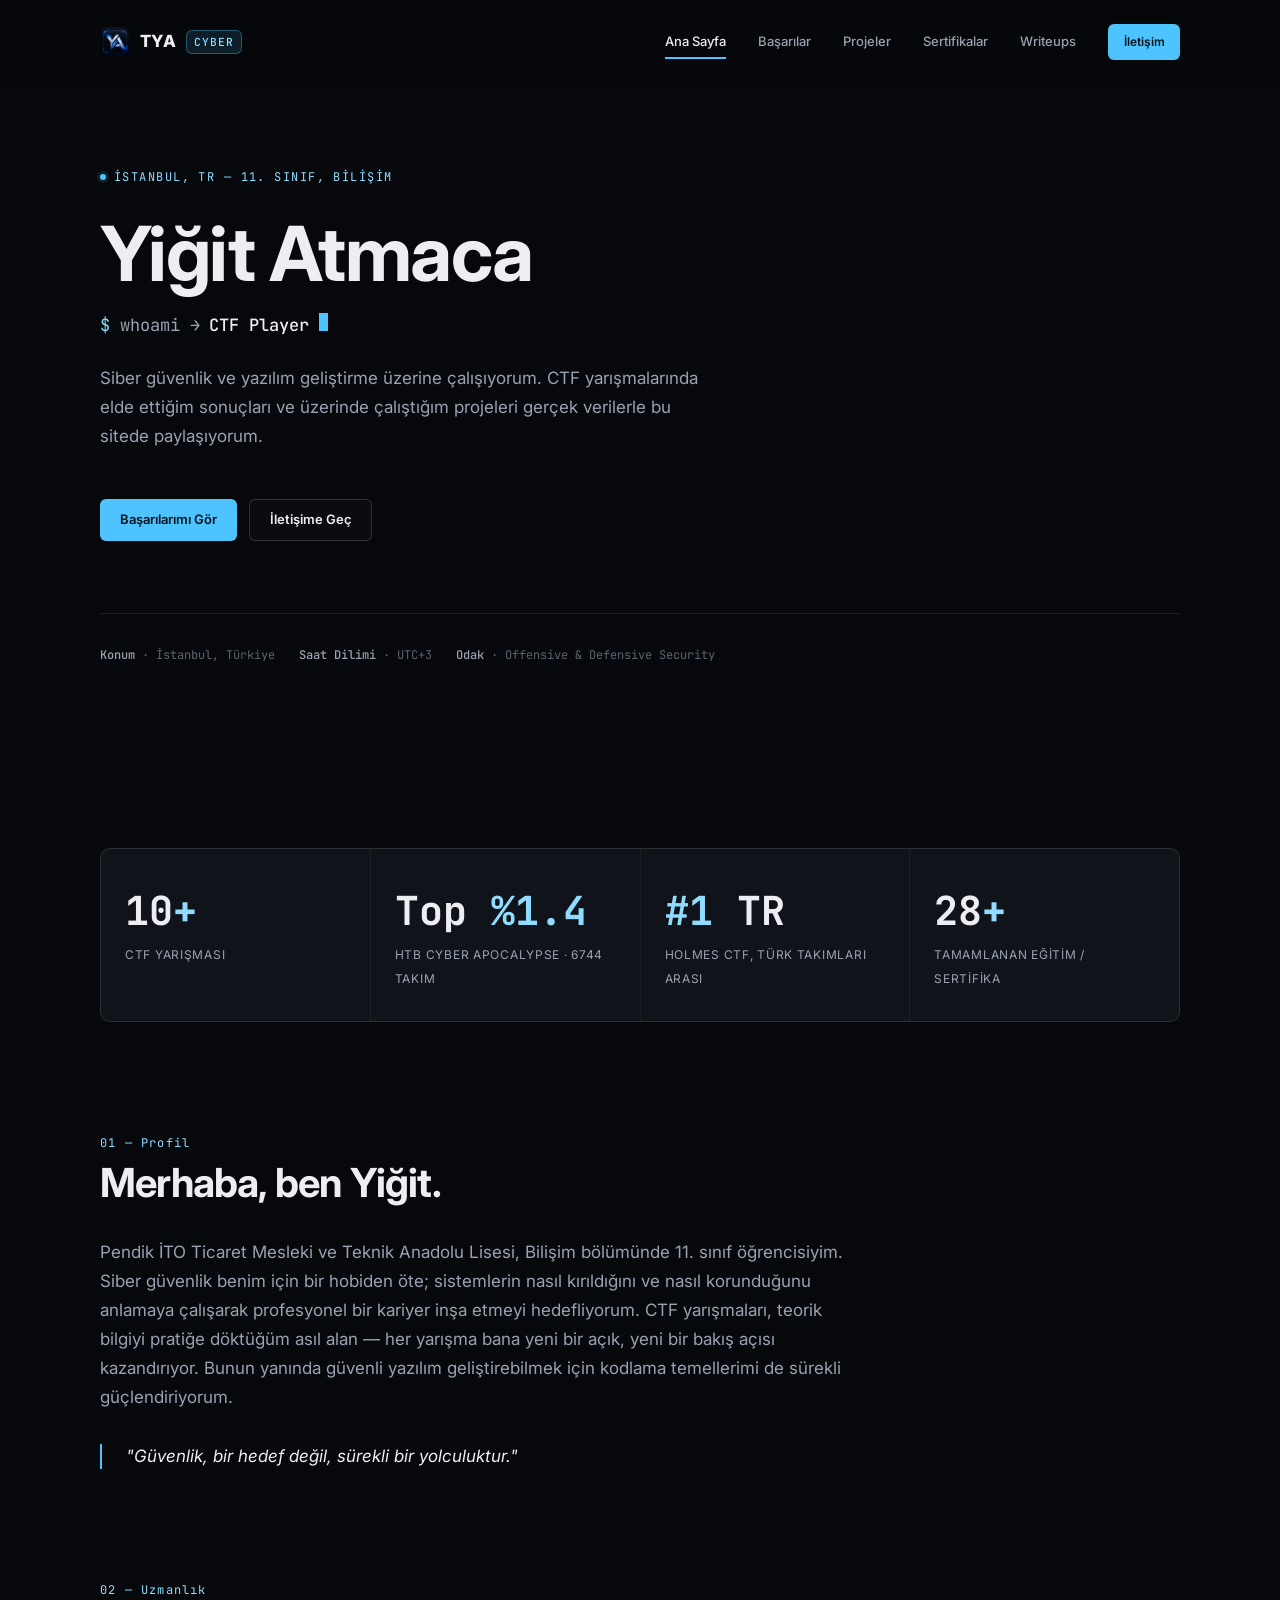
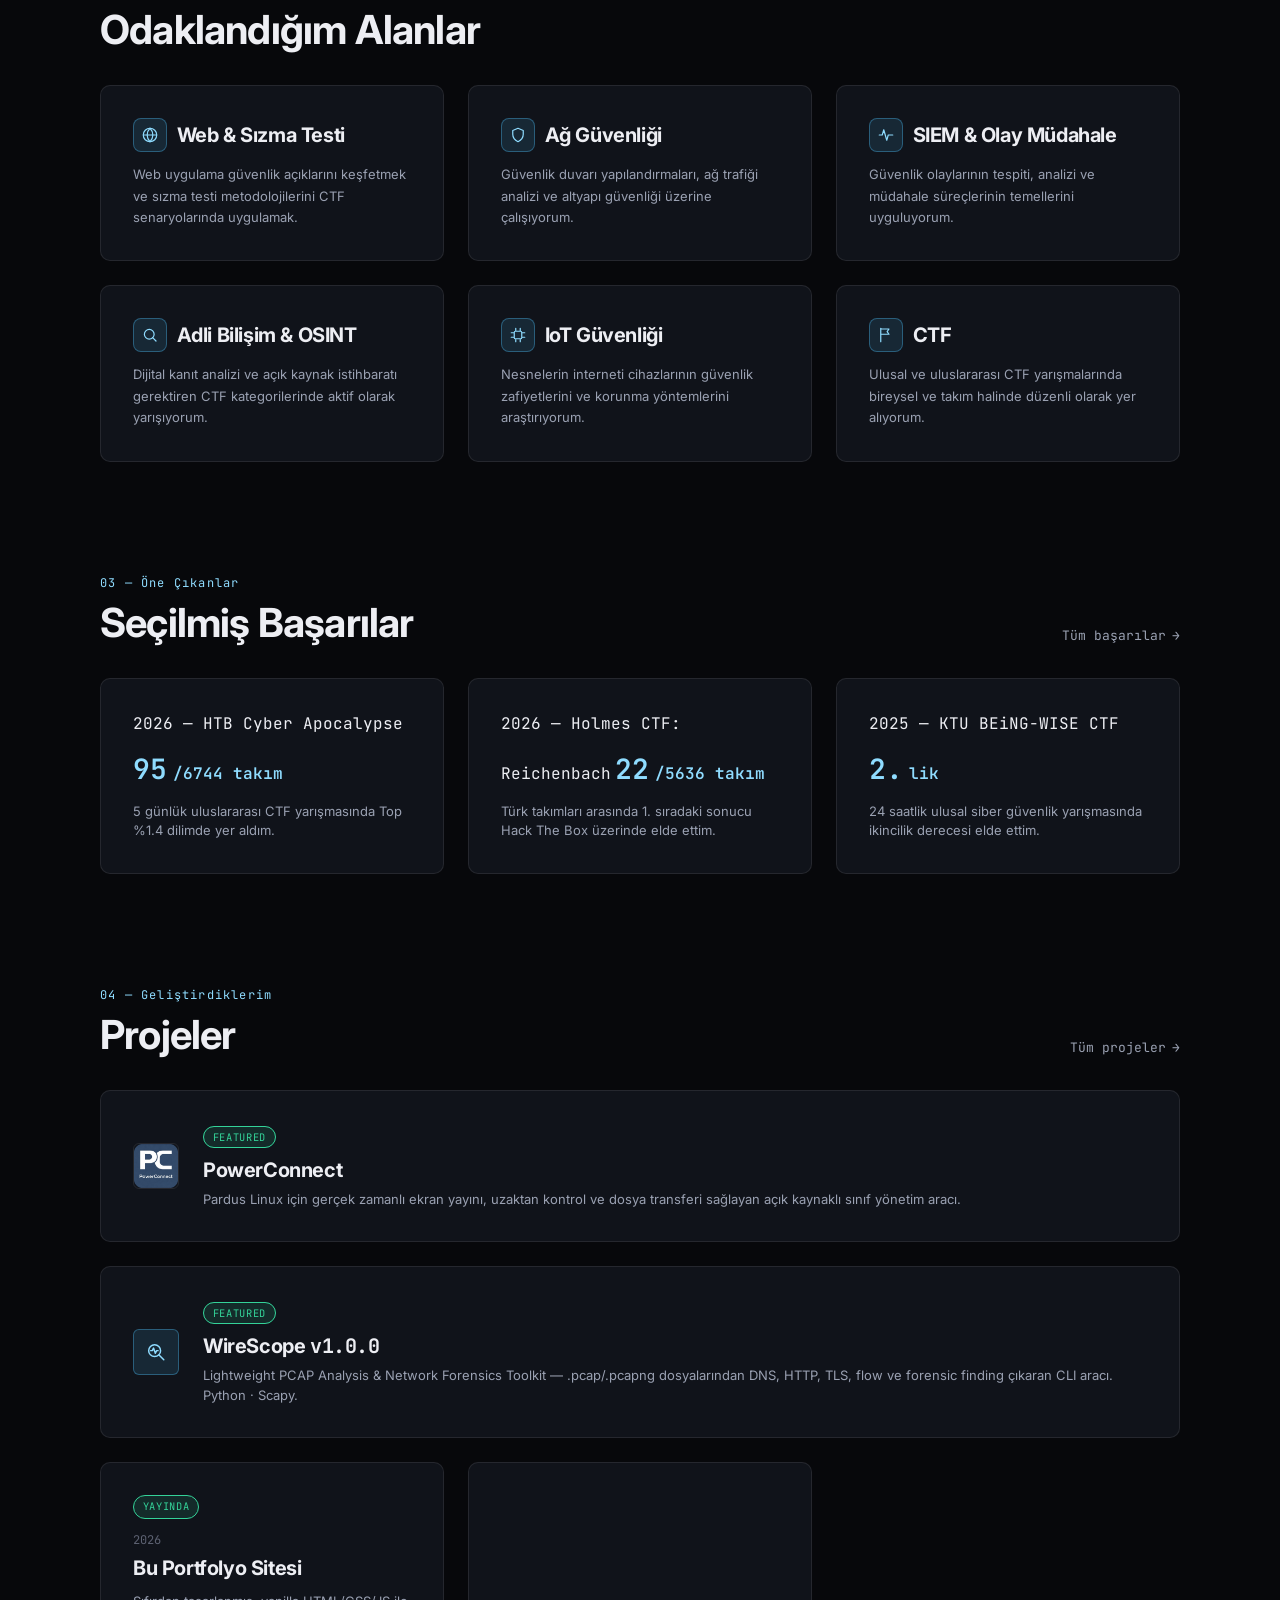
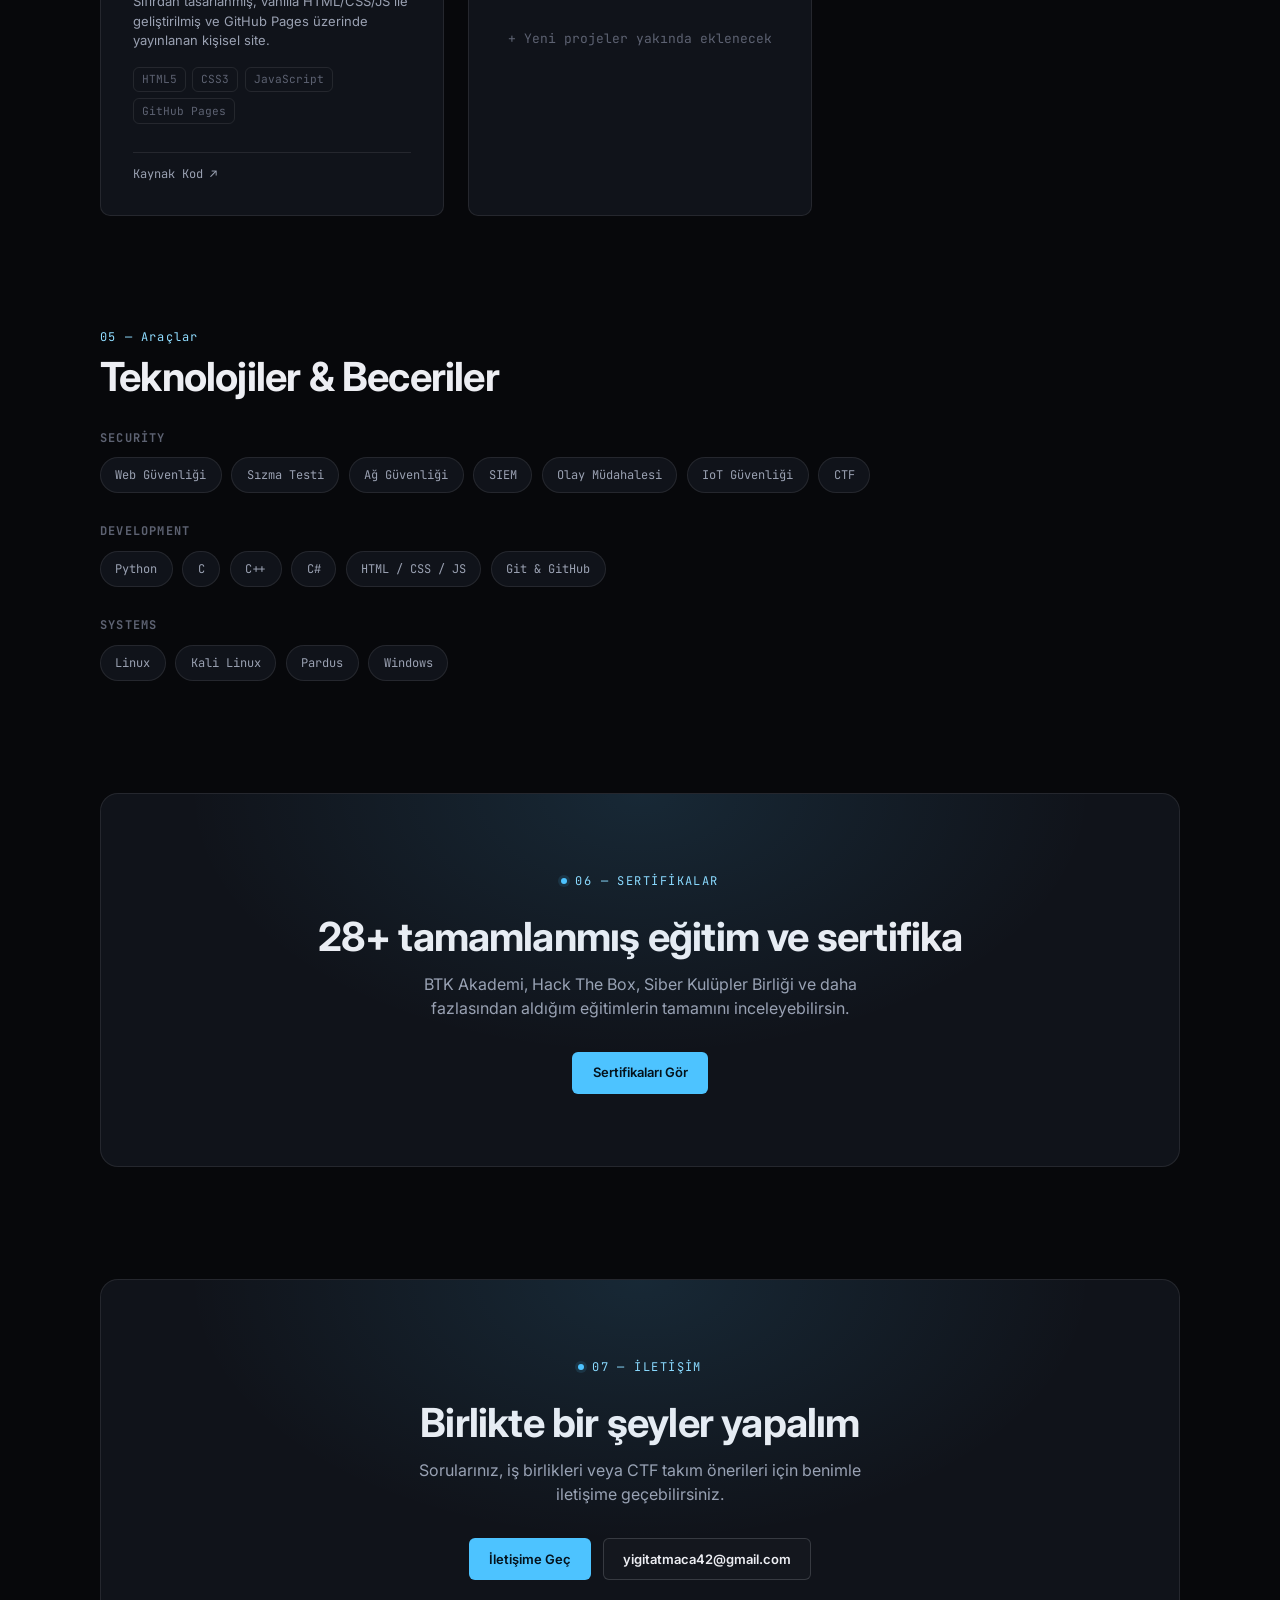
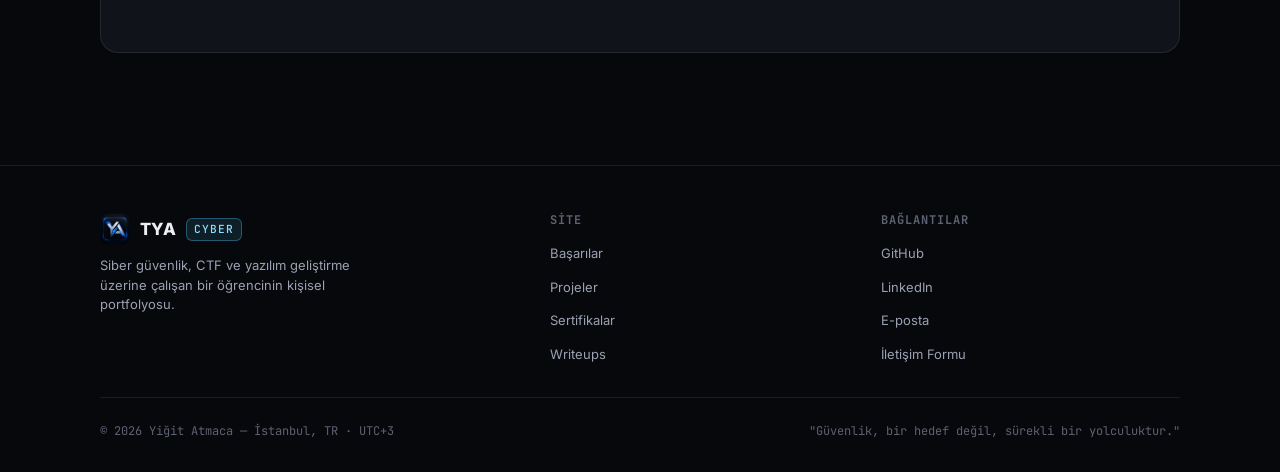
<file: docs/index.html>
<!DOCTYPE html>
<html lang="tr">
<head>
    <meta charset="UTF-8">
    <meta name="viewport" content="width=device-width, initial-scale=1.0">
    <meta name="description" content="Taha Yiğit Atmaca (YigTi) — siber güvenlik, CTF yarışmaları ve yazılım geliştirme üzerine çalışan bir lise öğrencisinin kişisel portfolyosu.">
    <meta name="theme-color" content="#07080b">
    <link rel="icon" type="image/png" sizes="32x32" href="assets/images/favicon-32x32.png?v=20260927b">
    <link rel="icon" type="image/png" sizes="16x16" href="assets/images/favicon-16x16.png?v=20260927b">
    <link rel="icon" type="image/png" href="assets/images/favicon.png?v=20260927b">
    <link rel="apple-touch-icon" href="assets/images/apple-touch-icon.png?v=20260927b">
    <link rel="manifest" href="site.webmanifest">
    <meta property="og:title" content="Yiğit Atmaca — Cybersecurity · CTF · Software">
    <meta property="og:description" content="Siber güvenlik, CTF yarışmaları ve yazılım geliştirme üzerine çalışan bir öğrencinin kişisel portfolyosu.">
    <meta property="og:image" content="https://yigitatmaca42.github.io/assets/images/og-cover.png?v=20260927b">
    <meta property="og:url" content="https://yigitatmaca42.github.io/">
    <meta property="og:type" content="website">
    <meta property="og:locale" content="tr_TR">
    <meta name="twitter:card" content="summary_large_image">
    <meta name="twitter:image" content="https://yigitatmaca42.github.io/assets/images/og-cover.png?v=20260927b">
    <link rel="canonical" href="https://yigitatmaca42.github.io/">
    <title>Yiğit Atmaca — Cybersecurity · CTF · Software</title>
    <link rel="preconnect" href="https://fonts.googleapis.com">
    <link rel="preconnect" href="https://fonts.gstatic.com" crossorigin>
    <link href="https://fonts.googleapis.com/css2?family=Inter:wght@400;500;600;700;800&family=JetBrains+Mono:wght@400;500;700&display=swap" rel="stylesheet">
    <link rel="stylesheet" href="assets/css/reset.css">
    <link rel="stylesheet" href="assets/css/variables.css">
    <link rel="stylesheet" href="assets/css/main.css">
    <link rel="stylesheet" href="assets/css/responsive.css">
    <script type="application/ld+json">
    {
      "@context": "https://schema.org",
      "@type": "Person",
      "name": "Taha Yiğit Atmaca",
      "alternateName": "YigTi",
      "url": "https://yigitatmaca42.github.io/",
      "image": "https://yigitatmaca42.github.io/assets/images/logo.png",
      "jobTitle": "Cybersecurity Student & CTF Player",
      "sameAs": [
        "https://github.com/yigitatmaca42",
        "https://www.linkedin.com/in/yi%C4%9Fit-atmaca-89844839a/"
      ],
      "address": {
        "@type": "PostalAddress",
        "addressLocality": "İstanbul",
        "addressCountry": "TR"
      }
    }
    </script>
    <script type="application/ld+json">
    {
      "@context": "https://schema.org",
      "@type": "WebSite",
      "name": "Yiğit Atmaca — TYA Cyber",
      "url": "https://yigitatmaca42.github.io/"
    }
    </script>
</head>
<body class="noscript-fallback">
    <a href="#main" class="skip-link">İçeriğe geç</a>
    <div class="scroll-progress" aria-hidden="true"></div>

    <header class="site-header">
        <div class="container header-row">
            <a href="index.html" class="brand" aria-label="Anasayfa">
                <img src="assets/images/favicon.png?v=20260927b" alt="" width="30" height="30">
                TYA <span class="brand-tag">Cyber</span>
            </a>
            <nav class="nav-desktop" aria-label="Ana menü">
                <div class="nav-links">
                    <a href="index.html" class="is-active">Ana Sayfa</a>
                    <a href="achievements.html">Başarılar</a>
                    <a href="projects.html">Projeler</a>
                    <a href="certificates.html">Sertifikalar</a>
                    <a href="writeups.html">Writeups</a>
                </div>
                <a href="contact.html" class="btn btn-primary btn-sm">İletişim</a>
            </nav>
            <button class="menu-toggle" id="menuToggle" aria-label="Menüyü aç" aria-expanded="false" aria-controls="navMobile">
                <span></span><span></span><span></span>
            </button>
        </div>
    </header>

    <nav class="nav-mobile" id="navMobile" aria-label="Mobil menü">
        <ul>
            <li><a href="index.html" class="is-active">Ana Sayfa</a></li>
            <li><a href="achievements.html">Başarılar</a></li>
            <li><a href="projects.html">Projeler</a></li>
            <li><a href="certificates.html">Sertifikalar</a></li>
            <li><a href="writeups.html">Writeups</a></li>
            <li><a href="contact.html">İletişim</a></li>
        </ul>
        <div class="nav-mobile-footer">
            <a href="https://github.com/yigitatmaca42" target="_blank" rel="noopener noreferrer">GitHub</a>
            <a href="https://www.linkedin.com/in/yi%C4%9Fit-atmaca-89844839a/" target="_blank" rel="noopener noreferrer">LinkedIn</a>
            <a href="mailto:yigitatmaca42@gmail.com">E-posta</a>
        </div>
    </nav>

    <main id="main">
        <section class="hero">
            <div class="hero-spotlight" aria-hidden="true"></div>
            <div class="container">
                <span class="eyebrow"><span class="dot"></span>İstanbul, TR — 11. Sınıf, Bilişim</span>
                <h1>Yiğit Atmaca</h1>
                <p class="role-line mono">
                    <span class="prompt">$</span> whoami →
                    <span class="role-text" data-role-text>CTF Player</span><span class="cursor"></span>
                </p>
                <p class="hero-lede">
                    Siber güvenlik ve yazılım geliştirme üzerine çalışıyorum. CTF yarışmalarında elde ettiğim
                    sonuçları ve üzerinde çalıştığım projeleri gerçek verilerle bu sitede paylaşıyorum.
                </p>
                <div class="hero-actions">
                    <a href="achievements.html" class="btn btn-primary">Başarılarımı Gör</a>
                    <a href="contact.html" class="btn btn-ghost">İletişime Geç</a>
                </div>
                <div class="hero-meta">
                    <span><strong>Konum</strong> · İstanbul, Türkiye</span>
                    <span><strong>Saat Dilimi</strong> · UTC+3</span>
                    <span><strong>Odak</strong> · Offensive &amp; Defensive Security</span>
                </div>
            </div>
        </section>

        <section class="section container">
            <div class="stats-strip reveal-stagger">
                <div class="stat-block">
                    <span class="stat-number">10<span class="accent">+</span></span>
                    <span class="stat-label">CTF Yarışması</span>
                </div>
                <div class="stat-block">
                    <span class="stat-number">Top <span class="accent">%1.4</span></span>
                    <span class="stat-label">HTB Cyber Apocalypse · 6744 takım</span>
                </div>
                <div class="stat-block">
                    <span class="stat-number"><span class="accent">#1</span> TR</span>
                    <span class="stat-label">Holmes CTF, Türk takımları arası</span>
                </div>
                <div class="stat-block">
                    <span class="stat-number">28<span class="accent">+</span></span>
                    <span class="stat-label">Tamamlanan Eğitim / Sertifika</span>
                </div>
            </div>
        </section>

        <section class="section container reveal" id="about">
            <div class="section-head">
                <div>
                    <span class="section-index">01 — Profil</span>
                    <h2>Merhaba, ben Yiğit.</h2>
                </div>
            </div>
            <p class="hero-lede" style="max-width: 68ch;">
                Pendik İTO Ticaret Mesleki ve Teknik Anadolu Lisesi, Bilişim bölümünde 11. sınıf öğrencisiyim.
                Siber güvenlik benim için bir hobiden öte; sistemlerin nasıl kırıldığını ve nasıl korunduğunu
                anlamaya çalışarak profesyonel bir kariyer inşa etmeyi hedefliyorum. CTF yarışmaları, teorik
                bilgiyi pratiğe döktüğüm asıl alan — her yarışma bana yeni bir açık, yeni bir bakış açısı
                kazandırıyor. Bunun yanında güvenli yazılım geliştirebilmek için kodlama temellerimi de
                sürekli güçlendiriyorum.
            </p>
            <blockquote class="quote-block" style="margin-top: var(--space-6);">
                "Güvenlik, bir hedef değil, sürekli bir yolculuktur."
            </blockquote>
        </section>

        <section class="section container reveal">
            <div class="section-head">
                <div>
                    <span class="section-index">02 — Uzmanlık</span>
                    <h2>Odaklandığım Alanlar</h2>
                </div>
            </div>
            <div class="grid grid-3 reveal-stagger">
                <div class="card focus-card">
                    <h3><span class="icon" aria-hidden="true"><svg viewBox="0 0 24 24" fill="none" stroke="currentColor" stroke-width="1.6"><circle cx="12" cy="12" r="9"/><path d="M3 12h18M12 3c2.5 2.5 3.8 5.8 3.8 9s-1.3 6.5-3.8 9c-2.5-2.5-3.8-5.8-3.8-9s1.3-6.5 3.8-9z"/></svg></span> Web &amp; Sızma Testi</h3>
                    <p>Web uygulama güvenlik açıklarını keşfetmek ve sızma testi metodolojilerini CTF senaryolarında uygulamak.</p>
                </div>
                <div class="card focus-card">
                    <h3><span class="icon" aria-hidden="true"><svg viewBox="0 0 24 24" fill="none" stroke="currentColor" stroke-width="1.6"><path d="M12 3l7 3v5c0 4.5-3 8-7 10-4-2-7-5.5-7-10V6l7-3z" stroke-linejoin="round"/></svg></span> Ağ Güvenliği</h3>
                    <p>Güvenlik duvarı yapılandırmaları, ağ trafiği analizi ve altyapı güvenliği üzerine çalışıyorum.</p>
                </div>
                <div class="card focus-card">
                    <h3><span class="icon" aria-hidden="true"><svg viewBox="0 0 24 24" fill="none" stroke="currentColor" stroke-width="1.6"><path d="M3 12h4l2-7 4 14 2-7h6" stroke-linecap="round" stroke-linejoin="round"/></svg></span> SIEM &amp; Olay Müdahale</h3>
                    <p>Güvenlik olaylarının tespiti, analizi ve müdahale süreçlerinin temellerini uyguluyorum.</p>
                </div>
                <div class="card focus-card">
                    <h3><span class="icon" aria-hidden="true"><svg viewBox="0 0 24 24" fill="none" stroke="currentColor" stroke-width="1.6"><circle cx="11" cy="11" r="6.5"/><path d="M20 20l-4.5-4.5" stroke-linecap="round"/></svg></span> Adli Bilişim &amp; OSINT</h3>
                    <p>Dijital kanıt analizi ve açık kaynak istihbaratı gerektiren CTF kategorilerinde aktif olarak yarışıyorum.</p>
                </div>
                <div class="card focus-card">
                    <h3><span class="icon" aria-hidden="true"><svg viewBox="0 0 24 24" fill="none" stroke="currentColor" stroke-width="1.6"><rect x="7" y="7" width="10" height="10" rx="1.5"/><path d="M9 3v3M15 3v3M9 18v3M15 18v3M3 9h3M3 15h3M18 9h3M18 15h3" stroke-linecap="round"/></svg></span> IoT Güvenliği</h3>
                    <p>Nesnelerin interneti cihazlarının güvenlik zafiyetlerini ve korunma yöntemlerini araştırıyorum.</p>
                </div>
                <div class="card focus-card">
                    <h3><span class="icon" aria-hidden="true"><svg viewBox="0 0 24 24" fill="none" stroke="currentColor" stroke-width="1.6"><path d="M5 3v18" stroke-linecap="round"/><path d="M5 4h11l-2.5 3.5L16 11H5" stroke-linejoin="round"/></svg></span> CTF</h3>
                    <p>Ulusal ve uluslararası CTF yarışmalarında bireysel ve takım halinde düzenli olarak yer alıyorum.</p>
                </div>
            </div>
        </section>

        <section class="section container reveal">
            <div class="section-head">
                <div>
                    <span class="section-index">03 — Öne Çıkanlar</span>
                    <h2>Seçilmiş Başarılar</h2>
                </div>
                <a href="achievements.html" class="section-link">Tüm başarılar <span class="arrow">→</span></a>
            </div>
            <div class="grid grid-3 reveal-stagger">
                <div class="card card-lift">
                    <span class="project-year mono">2026 — HTB Cyber Apocalypse</span>
                    <div class="rank-badge" style="margin-top: var(--space-3);"><span class="rank-num">95</span>/6744 takım</div>
                    <p style="font-size: var(--text-sm);">5 günlük uluslararası CTF yarışmasında Top %1.4 dilimde yer aldım.</p>
                </div>
                <div class="card card-lift">
                    <span class="project-year mono">2026 — Holmes CTF: Reichenbach</span>
                    <div class="rank-badge" style="margin-top: var(--space-3);"><span class="rank-num">22</span>/5636 takım</div>
                    <p style="font-size: var(--text-sm);">Türk takımları arasında 1. sıradaki sonucu Hack The Box üzerinde elde ettim.</p>
                </div>
                <div class="card card-lift">
                    <span class="project-year mono">2025 — KTU BEiNG-WISE CTF</span>
                    <div class="rank-badge" style="margin-top: var(--space-3);"><span class="rank-num">2.</span>lik</div>
                    <p style="font-size: var(--text-sm);">24 saatlik ulusal siber güvenlik yarışmasında ikincilik derecesi elde ettim.</p>
                </div>
            </div>
        </section>

        <section class="section container reveal">
            <div class="section-head">
                <div>
                    <span class="section-index">04 — Geliştirdiklerim</span>
                    <h2>Projeler</h2>
                </div>
                <a href="projects.html" class="section-link">Tüm projeler <span class="arrow">→</span></a>
            </div>
            <a href="projects.html#powerconnect" class="card card-lift featured-project-link">
                <img src="pictures/projects/powerconnect-icon.png" alt="" width="626" height="626" class="featured-project-icon">
                <div>
                    <span class="status-pill">Featured</span>
                    <h3 style="font-size: var(--text-lg); margin: var(--space-3) 0 var(--space-2);">PowerConnect</h3>
                    <p style="font-size: var(--text-sm); margin: 0;">Pardus Linux için gerçek zamanlı ekran yayını, uzaktan kontrol ve dosya transferi sağlayan açık kaynaklı sınıf yönetim aracı.</p>
                </div>
            </a>
            <a href="projects.html#wirescope" class="card card-lift featured-project-link">
                <span class="project-icon" aria-hidden="true">
                    <svg viewBox="0 0 24 24" fill="none" stroke="currentColor" stroke-width="1.6" stroke-linecap="round" stroke-linejoin="round">
                        <circle cx="10.5" cy="10.5" r="6.5"/>
                        <path d="M15.3 15.3 20.5 20.5"/>
                        <path d="M6.2 10.5h1.8l1.3-2.8 2 5.6 1.4-2.8h1.6"/>
                    </svg>
                </span>
                <div>
                    <span class="status-pill">Featured</span>
                    <h3 style="font-size: var(--text-lg); margin: var(--space-3) 0 var(--space-2);">WireScope <span class="project-year mono">v1.0.0</span></h3>
                    <p style="font-size: var(--text-sm); margin: 0;">Lightweight PCAP Analysis &amp; Network Forensics Toolkit — .pcap/.pcapng dosyalarından DNS, HTTP, TLS, flow ve forensic finding çıkaran CLI aracı. Python · Scapy.</p>
                </div>
            </a>
            <div class="grid grid-3 reveal-stagger">
                <div class="card card-lift project-card">
                    <span class="status-pill">Yayında</span>
                    <span class="project-year mono" style="margin-top: var(--space-3);">2026</span>
                    <h3>Bu Portfolyo Sitesi</h3>
                    <p>Sıfırdan tasarlanmış, vanilla HTML/CSS/JS ile geliştirilmiş ve GitHub Pages üzerinde yayınlanan kişisel site.</p>
                    <div class="project-tech">
                        <span>HTML5</span><span>CSS3</span><span>JavaScript</span><span>GitHub Pages</span>
                    </div>
                    <div class="project-links">
                        <a href="https://github.com/yigitatmaca42/yigitatmaca42.github.io" target="_blank" rel="noopener noreferrer">Kaynak Kod ↗</a>
                    </div>
                </div>
                <div class="card project-card" style="align-items: center; justify-content: center; text-align: center; color: var(--text-faint);">
                    <span class="mono" style="font-size: var(--text-sm);">+ Yeni projeler yakında eklenecek</span>
                </div>
            </div>
        </section>

        <section class="section container reveal">
            <div class="section-head">
                <div>
                    <span class="section-index">05 — Araçlar</span>
                    <h2>Teknolojiler &amp; Beceriler</h2>
                </div>
            </div>
            <div class="skill-group">
                <h3>Security</h3>
                <div class="tag-cloud">
                    <span class="tag">Web Güvenliği</span>
                    <span class="tag">Sızma Testi</span>
                    <span class="tag">Ağ Güvenliği</span>
                    <span class="tag">SIEM</span>
                    <span class="tag">Olay Müdahalesi</span>
                    <span class="tag">IoT Güvenliği</span>
                    <span class="tag">CTF</span>
                </div>
            </div>
            <div class="skill-group">
                <h3>Development</h3>
                <div class="tag-cloud">
                    <span class="tag">Python</span>
                    <span class="tag">C</span>
                    <span class="tag">C++</span>
                    <span class="tag">C#</span>
                    <span class="tag">HTML / CSS / JS</span>
                    <span class="tag">Git &amp; GitHub</span>
                </div>
            </div>
            <div class="skill-group">
                <h3>Systems</h3>
                <div class="tag-cloud">
                    <span class="tag">Linux</span>
                    <span class="tag">Kali Linux</span>
                    <span class="tag">Pardus</span>
                    <span class="tag">Windows</span>
                </div>
            </div>
        </section>

        <section class="section container reveal">
            <div class="cta-band">
                <span class="eyebrow" style="justify-content:center;"><span class="dot"></span>06 — Sertifikalar</span>
                <h2>28+ tamamlanmış eğitim ve sertifika</h2>
                <p>BTK Akademi, Hack The Box, Siber Kulüpler Birliği ve daha fazlasından aldığım eğitimlerin tamamını inceleyebilirsin.</p>
                <div class="hero-actions">
                    <a href="certificates.html" class="btn btn-primary">Sertifikaları Gör</a>
                </div>
            </div>
        </section>

        <section class="section container reveal">
            <div class="cta-band">
                <span class="eyebrow" style="justify-content:center;"><span class="dot"></span>07 — İletişim</span>
                <h2>Birlikte bir şeyler yapalım</h2>
                <p>Sorularınız, iş birlikleri veya CTF takım önerileri için benimle iletişime geçebilirsiniz.</p>
                <div class="hero-actions">
                    <a href="contact.html" class="btn btn-primary">İletişime Geç</a>
                    <a href="mailto:yigitatmaca42@gmail.com" class="btn btn-ghost">yigitatmaca42@gmail.com</a>
                </div>
            </div>
        </section>
    </main>

    <footer class="site-footer">
        <div class="container">
            <div class="footer-grid">
                <div class="footer-brand">
                    <a href="index.html" class="brand">
                        <img src="assets/images/favicon.png?v=20260927b" alt="" width="30" height="30">
                        TYA <span class="brand-tag">Cyber</span>
                    </a>
                    <p>Siber güvenlik, CTF ve yazılım geliştirme üzerine çalışan bir öğrencinin kişisel portfolyosu.</p>
                </div>
                <div class="footer-col">
                    <h4>Site</h4>
                    <ul>
                        <li><a href="achievements.html">Başarılar</a></li>
                        <li><a href="projects.html">Projeler</a></li>
                        <li><a href="certificates.html">Sertifikalar</a></li>
                        <li><a href="writeups.html">Writeups</a></li>
                    </ul>
                </div>
                <div class="footer-col">
                    <h4>Bağlantılar</h4>
                    <ul>
                        <li><a href="https://github.com/yigitatmaca42" target="_blank" rel="noopener noreferrer">GitHub</a></li>
                        <li><a href="https://www.linkedin.com/in/yi%C4%9Fit-atmaca-89844839a/" target="_blank" rel="noopener noreferrer">LinkedIn</a></li>
                        <li><a href="mailto:yigitatmaca42@gmail.com">E-posta</a></li>
                        <li><a href="contact.html">İletişim Formu</a></li>
                    </ul>
                </div>
            </div>
            <div class="footer-bottom">
                <span>© <span id="current-year"></span> Yiğit Atmaca — İstanbul, TR · UTC+3</span>
                <span class="quote">"Güvenlik, bir hedef değil, sürekli bir yolculuktur."</span>
            </div>
        </div>
    </footer>

    <script src="assets/js/main.js"></script>
</body>
</html>
</file>
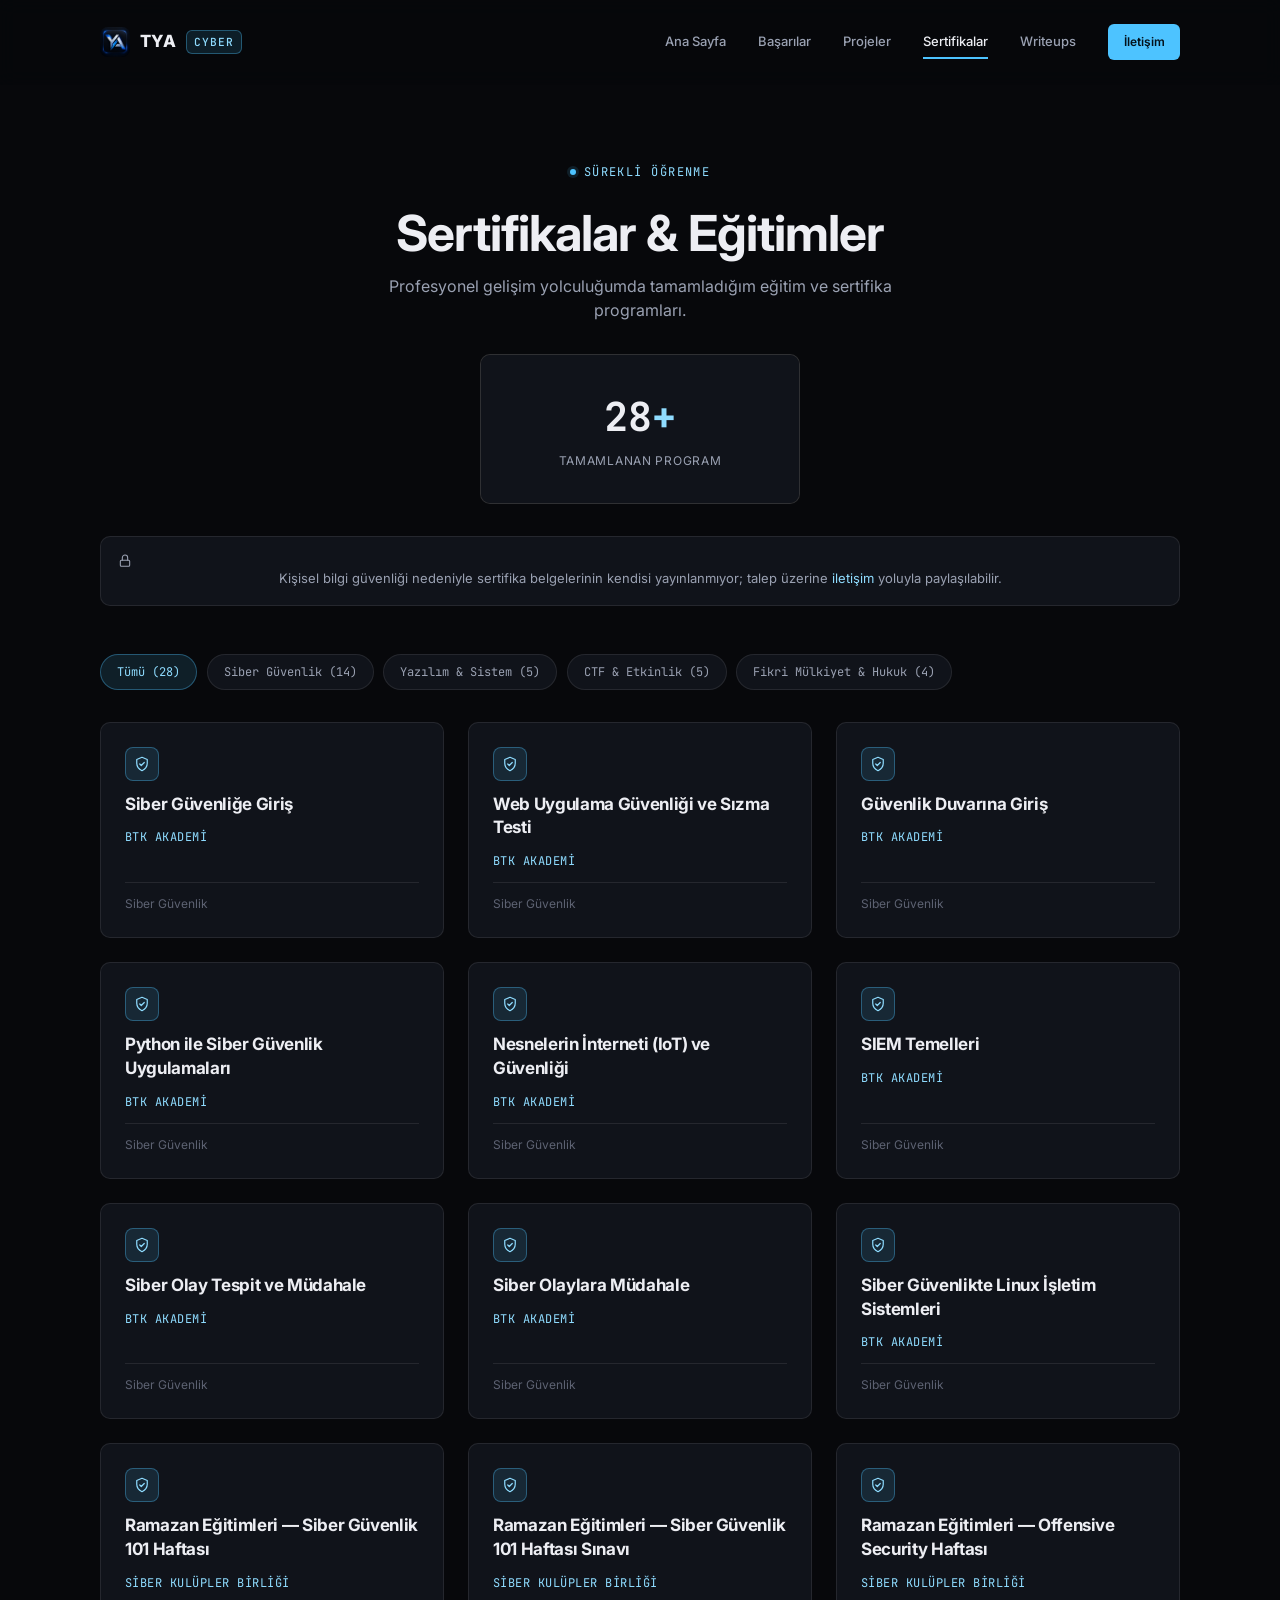
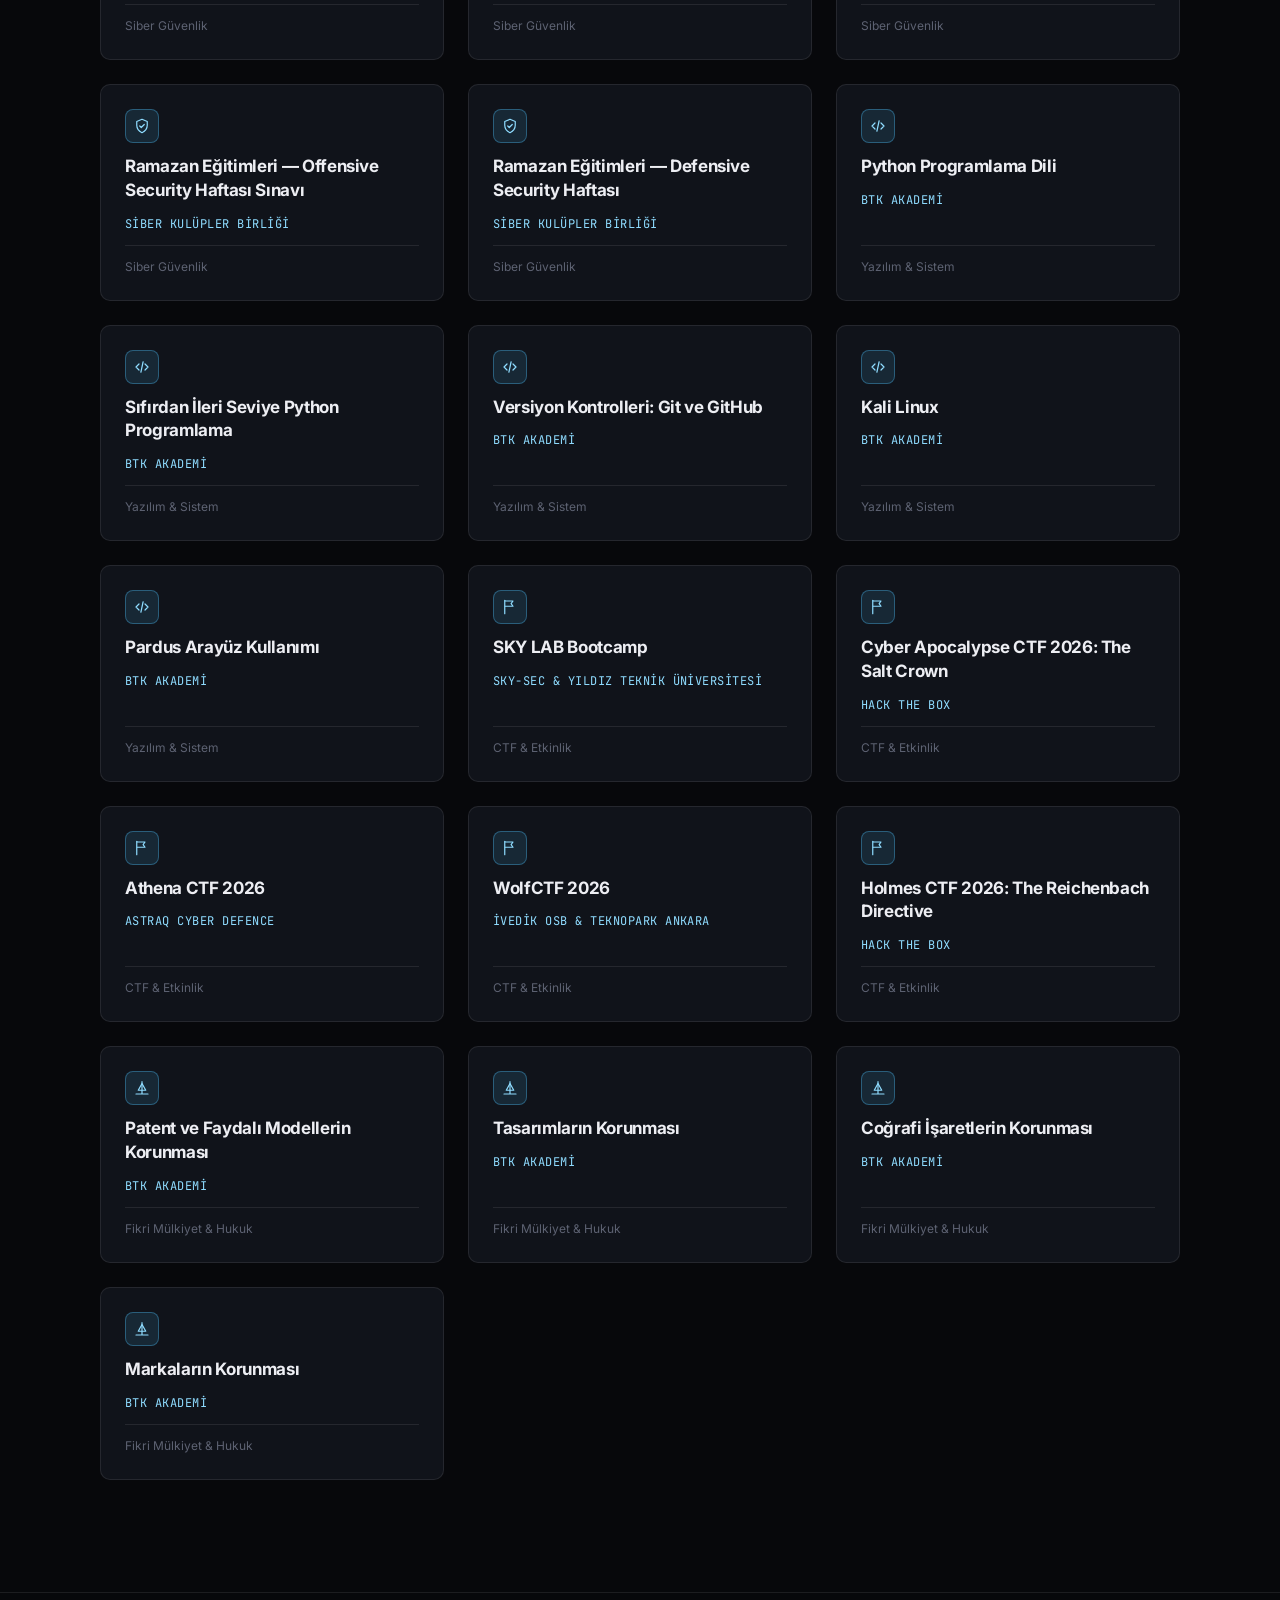
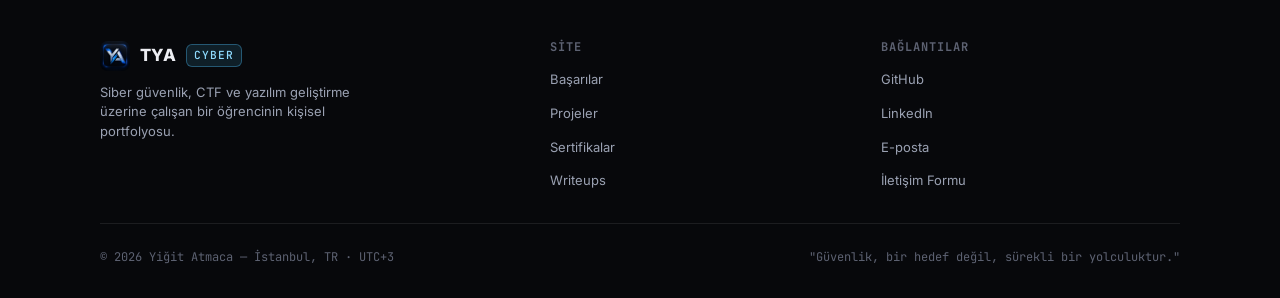
<file: docs/certificates.html>
<!DOCTYPE html>
<html lang="tr">
<head>
    <meta charset="UTF-8">
    <meta name="viewport" content="width=device-width, initial-scale=1.0">
    <meta name="description" content="Taha Yiğit Atmaca'nın siber güvenlik, yazılım ve CTF alanlarında tamamladığı 28+ eğitim ve sertifika.">
    <meta name="theme-color" content="#07080b">
    <link rel="icon" type="image/png" sizes="32x32" href="assets/images/favicon-32x32.png?v=20260927b">
    <link rel="icon" type="image/png" sizes="16x16" href="assets/images/favicon-16x16.png?v=20260927b">
    <link rel="icon" type="image/png" href="assets/images/favicon.png?v=20260927b">
    <link rel="apple-touch-icon" href="assets/images/apple-touch-icon.png?v=20260927b">
    <link rel="manifest" href="site.webmanifest">
    <meta property="og:title" content="Sertifikalar — Yiğit Atmaca">
    <meta property="og:description" content="Siber güvenlik, yazılım ve CTF alanlarında tamamlanan 28+ eğitim ve sertifika.">
    <meta property="og:image" content="https://yigitatmaca42.github.io/assets/images/og-cover.png?v=20260927b">
    <meta property="og:url" content="https://yigitatmaca42.github.io/certificates.html">
    <meta property="og:type" content="website">
    <meta property="og:locale" content="tr_TR">
    <meta name="twitter:card" content="summary_large_image">
    <meta name="twitter:image" content="https://yigitatmaca42.github.io/assets/images/og-cover.png?v=20260927b">
    <link rel="canonical" href="https://yigitatmaca42.github.io/certificates.html">
    <title>Sertifikalar — Yiğit Atmaca</title>
    <link rel="preconnect" href="https://fonts.googleapis.com">
    <link rel="preconnect" href="https://fonts.gstatic.com" crossorigin>
    <link href="https://fonts.googleapis.com/css2?family=Inter:wght@400;500;600;700;800&family=JetBrains+Mono:wght@400;500;700&display=swap" rel="stylesheet">
    <link rel="stylesheet" href="assets/css/reset.css">
    <link rel="stylesheet" href="assets/css/variables.css">
    <link rel="stylesheet" href="assets/css/main.css">
    <link rel="stylesheet" href="assets/css/responsive.css">
</head>
<body class="noscript-fallback">
    <a href="#main" class="skip-link">İçeriğe geç</a>
    <div class="scroll-progress" aria-hidden="true"></div>

    <header class="site-header">
        <div class="container header-row">
            <a href="index.html" class="brand" aria-label="Anasayfa">
                <img src="assets/images/favicon.png?v=20260927b" alt="" width="30" height="30">
                TYA <span class="brand-tag">Cyber</span>
            </a>
            <nav class="nav-desktop" aria-label="Ana menü">
                <div class="nav-links">
                    <a href="index.html">Ana Sayfa</a>
                    <a href="achievements.html">Başarılar</a>
                    <a href="projects.html">Projeler</a>
                    <a href="certificates.html" class="is-active">Sertifikalar</a>
                    <a href="writeups.html">Writeups</a>
                </div>
                <a href="contact.html" class="btn btn-primary btn-sm">İletişim</a>
            </nav>
            <button class="menu-toggle" id="menuToggle" aria-label="Menüyü aç" aria-expanded="false" aria-controls="navMobile">
                <span></span><span></span><span></span>
            </button>
        </div>
    </header>

    <nav class="nav-mobile" id="navMobile" aria-label="Mobil menü">
        <ul>
            <li><a href="index.html">Ana Sayfa</a></li>
            <li><a href="achievements.html">Başarılar</a></li>
            <li><a href="projects.html">Projeler</a></li>
            <li><a href="certificates.html" class="is-active">Sertifikalar</a></li>
            <li><a href="writeups.html">Writeups</a></li>
            <li><a href="contact.html">İletişim</a></li>
        </ul>
        <div class="nav-mobile-footer">
            <a href="https://github.com/yigitatmaca42" target="_blank" rel="noopener noreferrer">GitHub</a>
            <a href="https://www.linkedin.com/in/yi%C4%9Fit-atmaca-89844839a/" target="_blank" rel="noopener noreferrer">LinkedIn</a>
            <a href="mailto:yigitatmaca42@gmail.com">E-posta</a>
        </div>
    </nav>

    <main id="main">
        <div class="container">
            <div class="page-header">
                <span class="eyebrow"><span class="dot"></span>Sürekli Öğrenme</span>
                <h1>Sertifikalar &amp; Eğitimler</h1>
                <p>Profesyonel gelişim yolculuğumda tamamladığım eğitim ve sertifika programları.</p>
            </div>

            <div class="stats-strip" style="margin-bottom: var(--space-6); max-width: 320px; margin-inline: auto;">
                <div class="stat-block text-center">
                    <span class="stat-number"><span id="certTotal">28</span><span class="accent">+</span></span>
                    <span class="stat-label">Tamamlanan Program</span>
                </div>
            </div>

            <div class="privacy-note">
                <svg class="inline-icon" viewBox="0 0 24 24" fill="none" stroke="currentColor" stroke-width="1.6" aria-hidden="true"><rect x="5" y="11" width="14" height="9" rx="1.5"/><path d="M8 11V7a4 4 0 0 1 8 0v4" stroke-linecap="round"/></svg>
                Kişisel bilgi güvenliği nedeniyle sertifika belgelerinin kendisi yayınlanmıyor; talep üzerine <a href="contact.html" style="color: var(--accent-text);">iletişim</a> yoluyla paylaşılabilir.
            </div>

            <div class="cert-filters" id="certFilters" role="group" aria-label="Kategoriye göre filtrele"></div>

            <div class="grid grid-3 reveal-stagger is-visible" id="certGrid"></div>
        </div>
    </main>

    <footer class="site-footer">
        <div class="container">
            <div class="footer-grid">
                <div class="footer-brand">
                    <a href="index.html" class="brand">
                        <img src="assets/images/favicon.png?v=20260927b" alt="" width="30" height="30">
                        TYA <span class="brand-tag">Cyber</span>
                    </a>
                    <p>Siber güvenlik, CTF ve yazılım geliştirme üzerine çalışan bir öğrencinin kişisel portfolyosu.</p>
                </div>
                <div class="footer-col">
                    <h4>Site</h4>
                    <ul>
                        <li><a href="achievements.html">Başarılar</a></li>
                        <li><a href="projects.html">Projeler</a></li>
                        <li><a href="certificates.html">Sertifikalar</a></li>
                        <li><a href="writeups.html">Writeups</a></li>
                    </ul>
                </div>
                <div class="footer-col">
                    <h4>Bağlantılar</h4>
                    <ul>
                        <li><a href="https://github.com/yigitatmaca42" target="_blank" rel="noopener noreferrer">GitHub</a></li>
                        <li><a href="https://www.linkedin.com/in/yi%C4%9Fit-atmaca-89844839a/" target="_blank" rel="noopener noreferrer">LinkedIn</a></li>
                        <li><a href="mailto:yigitatmaca42@gmail.com">E-posta</a></li>
                        <li><a href="contact.html">İletişim Formu</a></li>
                    </ul>
                </div>
            </div>
            <div class="footer-bottom">
                <span>© <span id="current-year"></span> Yiğit Atmaca — İstanbul, TR · UTC+3</span>
                <span class="quote">"Güvenlik, bir hedef değil, sürekli bir yolculuktur."</span>
            </div>
        </div>
    </footer>

    <script src="assets/js/main.js"></script>
    <script src="assets/js/certificates.js"></script>
</body>
</html>
</file>
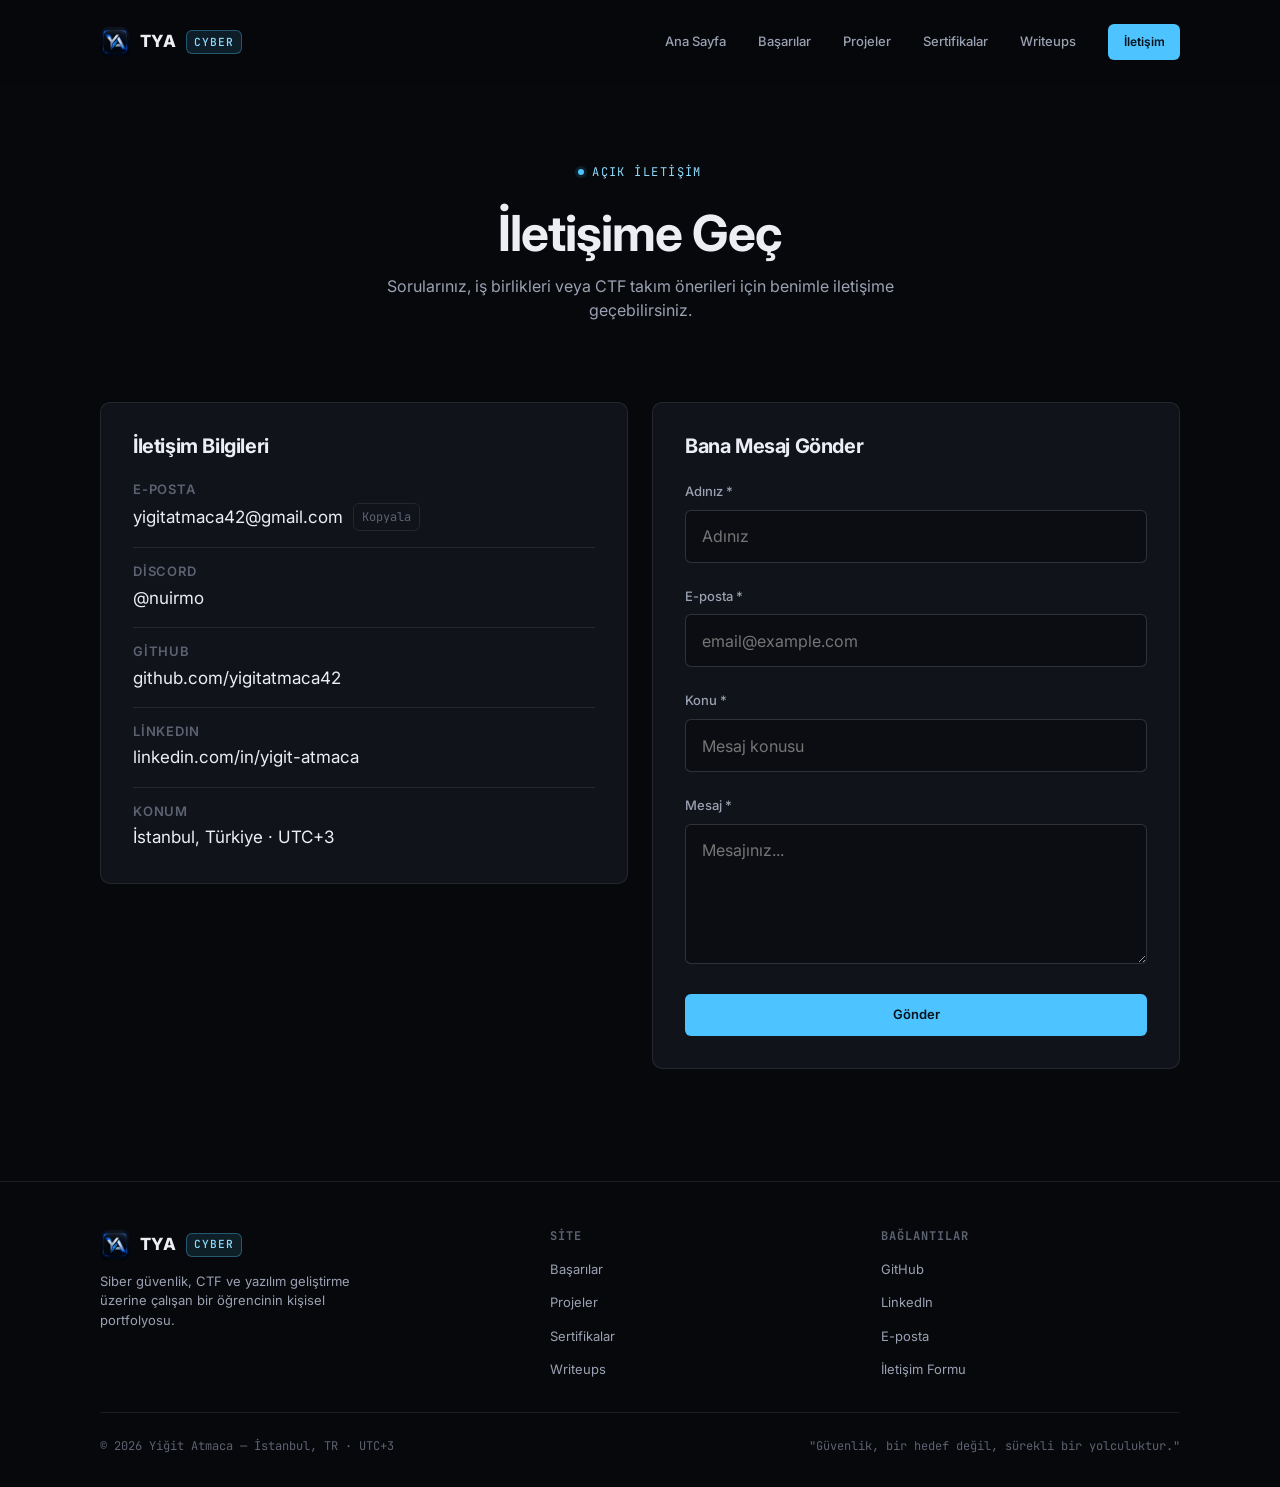
<file: docs/contact.html>
<!DOCTYPE html>
<html lang="tr">
<head>
    <meta charset="UTF-8">
    <meta name="viewport" content="width=device-width, initial-scale=1.0">
    <meta name="description" content="Taha Yiğit Atmaca ile iletişime geçin — e-posta, Discord, GitHub ve LinkedIn üzerinden ulaşabilirsiniz.">
    <meta name="theme-color" content="#07080b">
    <link rel="icon" type="image/png" sizes="32x32" href="assets/images/favicon-32x32.png?v=20260927b">
    <link rel="icon" type="image/png" sizes="16x16" href="assets/images/favicon-16x16.png?v=20260927b">
    <link rel="icon" type="image/png" href="assets/images/favicon.png?v=20260927b">
    <link rel="apple-touch-icon" href="assets/images/apple-touch-icon.png?v=20260927b">
    <link rel="manifest" href="site.webmanifest">
    <meta property="og:title" content="İletişim — Yiğit Atmaca">
    <meta property="og:description" content="E-posta, Discord, GitHub ve LinkedIn üzerinden iletişime geçin.">
    <meta property="og:image" content="https://yigitatmaca42.github.io/assets/images/og-cover.png?v=20260927b">
    <meta property="og:url" content="https://yigitatmaca42.github.io/contact.html">
    <meta property="og:type" content="website">
    <meta property="og:locale" content="tr_TR">
    <meta name="twitter:card" content="summary_large_image">
    <meta name="twitter:image" content="https://yigitatmaca42.github.io/assets/images/og-cover.png?v=20260927b">
    <link rel="canonical" href="https://yigitatmaca42.github.io/contact.html">
    <title>İletişim — Yiğit Atmaca</title>
    <link rel="preconnect" href="https://fonts.googleapis.com">
    <link rel="preconnect" href="https://fonts.gstatic.com" crossorigin>
    <link href="https://fonts.googleapis.com/css2?family=Inter:wght@400;500;600;700;800&family=JetBrains+Mono:wght@400;500;700&display=swap" rel="stylesheet">
    <link rel="stylesheet" href="assets/css/reset.css">
    <link rel="stylesheet" href="assets/css/variables.css">
    <link rel="stylesheet" href="assets/css/main.css">
    <link rel="stylesheet" href="assets/css/responsive.css">
</head>
<body class="noscript-fallback">
    <a href="#main" class="skip-link">İçeriğe geç</a>
    <div class="scroll-progress" aria-hidden="true"></div>

    <header class="site-header">
        <div class="container header-row">
            <a href="index.html" class="brand" aria-label="Anasayfa">
                <img src="assets/images/favicon.png?v=20260927b" alt="" width="30" height="30">
                TYA <span class="brand-tag">Cyber</span>
            </a>
            <nav class="nav-desktop" aria-label="Ana menü">
                <div class="nav-links">
                    <a href="index.html">Ana Sayfa</a>
                    <a href="achievements.html">Başarılar</a>
                    <a href="projects.html">Projeler</a>
                    <a href="certificates.html">Sertifikalar</a>
                    <a href="writeups.html">Writeups</a>
                </div>
                <a href="contact.html" class="btn btn-primary btn-sm">İletişim</a>
            </nav>
            <button class="menu-toggle" id="menuToggle" aria-label="Menüyü aç" aria-expanded="false" aria-controls="navMobile">
                <span></span><span></span><span></span>
            </button>
        </div>
    </header>

    <nav class="nav-mobile" id="navMobile" aria-label="Mobil menü">
        <ul>
            <li><a href="index.html">Ana Sayfa</a></li>
            <li><a href="achievements.html">Başarılar</a></li>
            <li><a href="projects.html">Projeler</a></li>
            <li><a href="certificates.html">Sertifikalar</a></li>
            <li><a href="writeups.html">Writeups</a></li>
            <li><a href="contact.html" class="is-active">İletişim</a></li>
        </ul>
        <div class="nav-mobile-footer">
            <a href="https://github.com/yigitatmaca42" target="_blank" rel="noopener noreferrer">GitHub</a>
            <a href="https://www.linkedin.com/in/yi%C4%9Fit-atmaca-89844839a/" target="_blank" rel="noopener noreferrer">LinkedIn</a>
            <a href="mailto:yigitatmaca42@gmail.com">E-posta</a>
        </div>
    </nav>

    <main id="main">
        <div class="container">
            <div class="page-header">
                <span class="eyebrow"><span class="dot"></span>Açık İletişim</span>
                <h1>İletişime Geç</h1>
                <p>Sorularınız, iş birlikleri veya CTF takım önerileri için benimle iletişime geçebilirsiniz.</p>
            </div>

            <div class="grid grid-2 reveal-stagger is-visible" style="align-items: start; margin-top: var(--space-7);">
                <div class="card">
                    <h2 style="font-size: var(--text-lg); margin-bottom: var(--space-5);">İletişim Bilgileri</h2>

                    <div class="contact-method">
                        <h3>E-posta</h3>
                        <div class="value-row">
                            <a href="mailto:yigitatmaca42@gmail.com">yigitatmaca42@gmail.com</a>
                            <button type="button" class="copy-btn" data-copy="yigitatmaca42@gmail.com">Kopyala</button>
                        </div>
                    </div>

                    <div class="contact-method">
                        <h3>Discord</h3>
                        <div class="value-row">
                            <a href="https://discord.com/users/nuirmo" target="_blank" rel="noopener noreferrer">@nuirmo</a>
                        </div>
                    </div>

                    <div class="contact-method">
                        <h3>GitHub</h3>
                        <div class="value-row">
                            <a href="https://github.com/yigitatmaca42" target="_blank" rel="noopener noreferrer">github.com/yigitatmaca42</a>
                        </div>
                    </div>

                    <div class="contact-method">
                        <h3>LinkedIn</h3>
                        <div class="value-row">
                            <a href="https://www.linkedin.com/in/yi%C4%9Fit-atmaca-89844839a/" target="_blank" rel="noopener noreferrer">linkedin.com/in/yigit-atmaca</a>
                        </div>
                    </div>

                    <div class="contact-method">
                        <h3>Konum</h3>
                        <div class="value-row">İstanbul, Türkiye · UTC+3</div>
                    </div>
                </div>

                <div class="card">
                    <h2 style="font-size: var(--text-lg); margin-bottom: var(--space-5);">Bana Mesaj Gönder</h2>

                    <div class="form-message" id="formMessage" role="status" aria-live="polite"></div>

                    <form id="contactForm" action="https://formspree.io/f/xwveqzdy" method="POST" novalidate>
                        <div class="form-field">
                            <label for="name">Adınız *</label>
                            <input type="text" id="name" name="name" required placeholder="Adınız" autocomplete="name" aria-describedby="name-error">
                            <p class="field-error" id="name-error" hidden></p>
                        </div>

                        <div class="form-field">
                            <label for="email">E-posta *</label>
                            <input type="email" id="email" name="email" required placeholder="email@example.com" autocomplete="email" aria-describedby="email-error">
                            <p class="field-error" id="email-error" hidden></p>
                        </div>

                        <div class="form-field">
                            <label for="subject">Konu *</label>
                            <input type="text" id="subject" name="subject" required placeholder="Mesaj konusu" aria-describedby="subject-error">
                            <p class="field-error" id="subject-error" hidden></p>
                        </div>

                        <div class="form-field">
                            <label for="message">Mesaj *</label>
                            <textarea id="message" name="message" required placeholder="Mesajınız..." aria-describedby="message-error"></textarea>
                            <p class="field-error" id="message-error" hidden></p>
                        </div>

                        <button type="submit" class="btn btn-primary submit-btn" id="submitBtn" style="width: 100%;">Gönder</button>
                    </form>
                </div>
            </div>
        </div>
    </main>

    <footer class="site-footer">
        <div class="container">
            <div class="footer-grid">
                <div class="footer-brand">
                    <a href="index.html" class="brand">
                        <img src="assets/images/favicon.png?v=20260927b" alt="" width="30" height="30">
                        TYA <span class="brand-tag">Cyber</span>
                    </a>
                    <p>Siber güvenlik, CTF ve yazılım geliştirme üzerine çalışan bir öğrencinin kişisel portfolyosu.</p>
                </div>
                <div class="footer-col">
                    <h4>Site</h4>
                    <ul>
                        <li><a href="achievements.html">Başarılar</a></li>
                        <li><a href="projects.html">Projeler</a></li>
                        <li><a href="certificates.html">Sertifikalar</a></li>
                        <li><a href="writeups.html">Writeups</a></li>
                    </ul>
                </div>
                <div class="footer-col">
                    <h4>Bağlantılar</h4>
                    <ul>
                        <li><a href="https://github.com/yigitatmaca42" target="_blank" rel="noopener noreferrer">GitHub</a></li>
                        <li><a href="https://www.linkedin.com/in/yi%C4%9Fit-atmaca-89844839a/" target="_blank" rel="noopener noreferrer">LinkedIn</a></li>
                        <li><a href="mailto:yigitatmaca42@gmail.com">E-posta</a></li>
                        <li><a href="contact.html">İletişim Formu</a></li>
                    </ul>
                </div>
            </div>
            <div class="footer-bottom">
                <span>© <span id="current-year"></span> Yiğit Atmaca — İstanbul, TR · UTC+3</span>
                <span class="quote">"Güvenlik, bir hedef değil, sürekli bir yolculuktur."</span>
            </div>
        </div>
    </footer>

    <script src="assets/js/main.js"></script>
    <script src="assets/js/contact.js"></script>
</body>
</html>
</file>
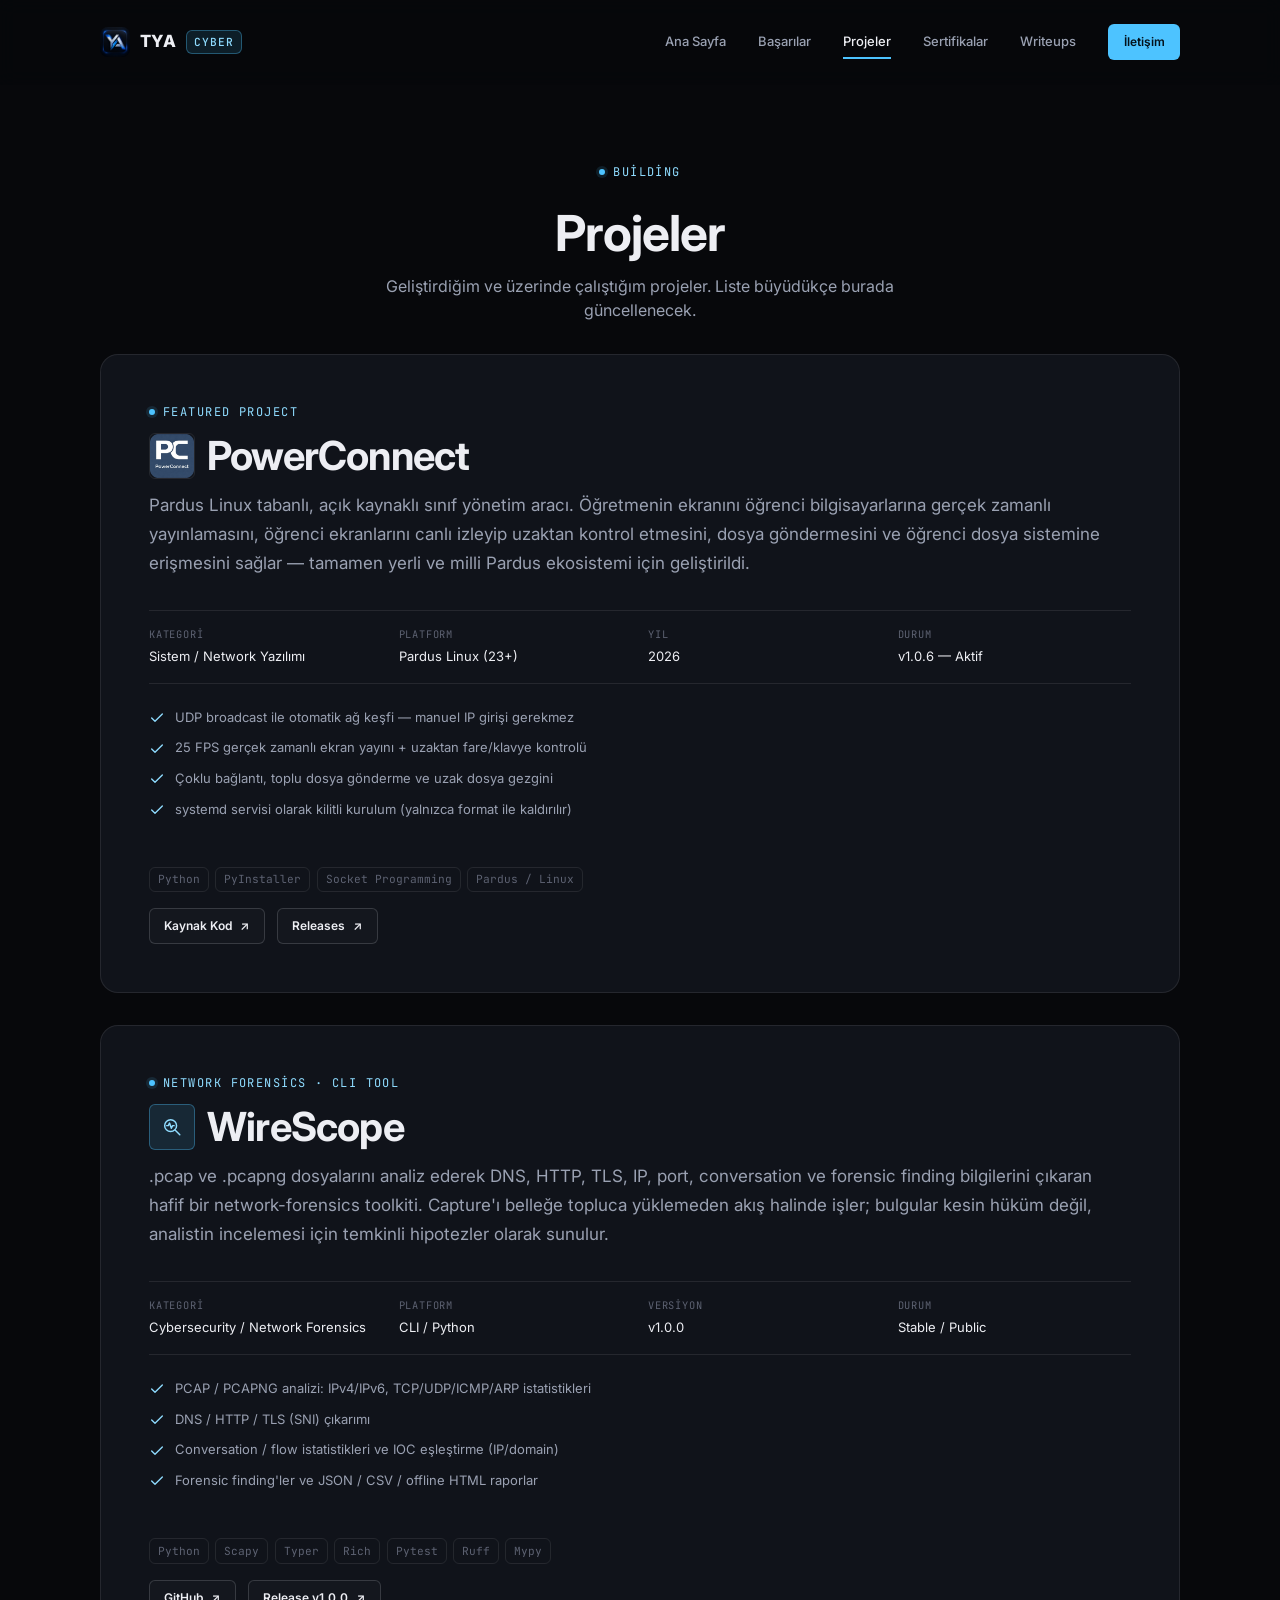
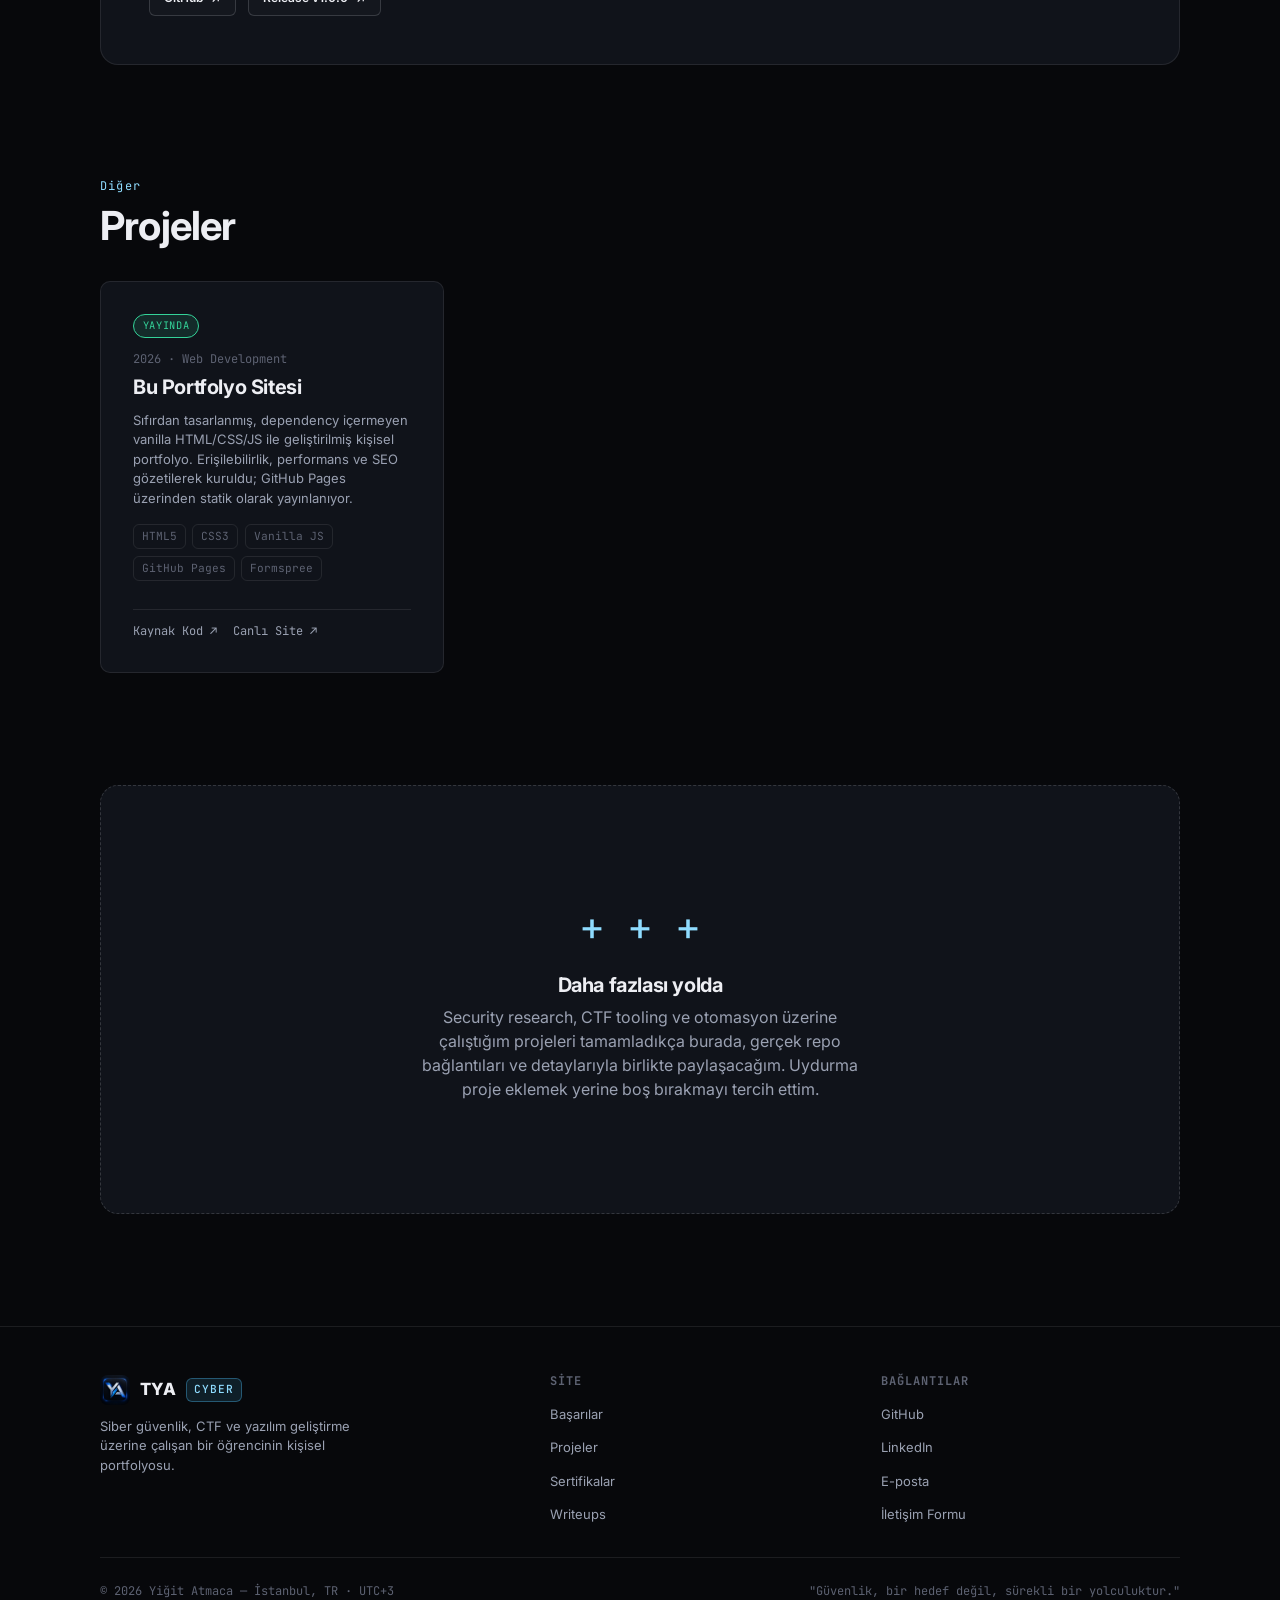
<file: docs/projects.html>
<!DOCTYPE html>
<html lang="tr">
<head>
    <meta charset="UTF-8">
    <meta name="viewport" content="width=device-width, initial-scale=1.0">
    <meta name="description" content="Cybersecurity, network forensics and software projects by Yiğit Atmaca — PowerConnect, WireScope and more.">
    <meta name="theme-color" content="#07080b">
    <link rel="icon" type="image/png" sizes="32x32" href="assets/images/favicon-32x32.png?v=20260927b">
    <link rel="icon" type="image/png" sizes="16x16" href="assets/images/favicon-16x16.png?v=20260927b">
    <link rel="icon" type="image/png" href="assets/images/favicon.png?v=20260927b">
    <link rel="apple-touch-icon" href="assets/images/apple-touch-icon.png?v=20260927b">
    <link rel="manifest" href="site.webmanifest">
    <meta property="og:title" content="Projeler — Yiğit Atmaca">
    <meta property="og:description" content="PowerConnect, WireScope ve diğer yazılım/güvenlik projeleri.">
    <meta property="og:image" content="https://yigitatmaca42.github.io/assets/images/og-cover.png?v=20260927b">
    <meta property="og:url" content="https://yigitatmaca42.github.io/projects.html">
    <meta property="og:type" content="website">
    <meta property="og:locale" content="tr_TR">
    <meta name="twitter:card" content="summary_large_image">
    <meta name="twitter:image" content="https://yigitatmaca42.github.io/assets/images/og-cover.png?v=20260927b">
    <link rel="canonical" href="https://yigitatmaca42.github.io/projects.html">
    <title>Projeler — Yiğit Atmaca</title>
    <link rel="preconnect" href="https://fonts.googleapis.com">
    <link rel="preconnect" href="https://fonts.gstatic.com" crossorigin>
    <link href="https://fonts.googleapis.com/css2?family=Inter:wght@400;500;600;700;800&family=JetBrains+Mono:wght@400;500;700&display=swap" rel="stylesheet">
    <link rel="stylesheet" href="assets/css/reset.css">
    <link rel="stylesheet" href="assets/css/variables.css">
    <link rel="stylesheet" href="assets/css/main.css">
    <link rel="stylesheet" href="assets/css/responsive.css">
</head>
<body class="noscript-fallback">
    <a href="#main" class="skip-link">İçeriğe geç</a>
    <div class="scroll-progress" aria-hidden="true"></div>

    <header class="site-header">
        <div class="container header-row">
            <a href="index.html" class="brand" aria-label="Anasayfa">
                <img src="assets/images/favicon.png?v=20260927b" alt="" width="30" height="30">
                TYA <span class="brand-tag">Cyber</span>
            </a>
            <nav class="nav-desktop" aria-label="Ana menü">
                <div class="nav-links">
                    <a href="index.html">Ana Sayfa</a>
                    <a href="achievements.html">Başarılar</a>
                    <a href="projects.html" class="is-active">Projeler</a>
                    <a href="certificates.html">Sertifikalar</a>
                    <a href="writeups.html">Writeups</a>
                </div>
                <a href="contact.html" class="btn btn-primary btn-sm">İletişim</a>
            </nav>
            <button class="menu-toggle" id="menuToggle" aria-label="Menüyü aç" aria-expanded="false" aria-controls="navMobile">
                <span></span><span></span><span></span>
            </button>
        </div>
    </header>

    <nav class="nav-mobile" id="navMobile" aria-label="Mobil menü">
        <ul>
            <li><a href="index.html">Ana Sayfa</a></li>
            <li><a href="achievements.html">Başarılar</a></li>
            <li><a href="projects.html" class="is-active">Projeler</a></li>
            <li><a href="certificates.html">Sertifikalar</a></li>
            <li><a href="writeups.html">Writeups</a></li>
            <li><a href="contact.html">İletişim</a></li>
        </ul>
        <div class="nav-mobile-footer">
            <a href="https://github.com/yigitatmaca42" target="_blank" rel="noopener noreferrer">GitHub</a>
            <a href="https://www.linkedin.com/in/yi%C4%9Fit-atmaca-89844839a/" target="_blank" rel="noopener noreferrer">LinkedIn</a>
            <a href="mailto:yigitatmaca42@gmail.com">E-posta</a>
        </div>
    </nav>

    <main id="main">
        <div class="container">
            <div class="page-header">
                <span class="eyebrow"><span class="dot"></span>Building</span>
                <h1>Projeler</h1>
                <p>Geliştirdiğim ve üzerinde çalıştığım projeler. Liste büyüdükçe burada güncellenecek.</p>
            </div>

            <div class="case-study case-study-solo reveal" id="powerconnect">
                <div class="case-study-body">
                    <span class="eyebrow"><span class="dot"></span>Featured Project</span>
                    <h3 class="case-study-title">
                        <img src="pictures/projects/powerconnect-icon.png" alt="" width="626" height="626" class="case-study-icon">
                        PowerConnect
                    </h3>
                    <p>
                        Pardus Linux tabanlı, açık kaynaklı sınıf yönetim aracı. Öğretmenin ekranını öğrenci
                        bilgisayarlarına gerçek zamanlı yayınlamasını, öğrenci ekranlarını canlı izleyip uzaktan
                        kontrol etmesini, dosya göndermesini ve öğrenci dosya sistemine erişmesini sağlar —
                        tamamen yerli ve milli Pardus ekosistemi için geliştirildi.
                    </p>

                    <dl class="case-study-meta">
                        <div>
                            <dt>Kategori</dt>
                            <dd>Sistem / Network Yazılımı</dd>
                        </div>
                        <div>
                            <dt>Platform</dt>
                            <dd>Pardus Linux (23+)</dd>
                        </div>
                        <div>
                            <dt>Yıl</dt>
                            <dd>2026</dd>
                        </div>
                        <div>
                            <dt>Durum</dt>
                            <dd>v1.0.6 — Aktif</dd>
                        </div>
                    </dl>

                    <ul class="case-study-features">
                        <li><svg viewBox="0 0 24 24" fill="none" stroke="currentColor" stroke-width="2"><path d="M4 12l5 5L20 6" stroke-linecap="round" stroke-linejoin="round"/></svg> UDP broadcast ile otomatik ağ keşfi — manuel IP girişi gerekmez</li>
                        <li><svg viewBox="0 0 24 24" fill="none" stroke="currentColor" stroke-width="2"><path d="M4 12l5 5L20 6" stroke-linecap="round" stroke-linejoin="round"/></svg> 25 FPS gerçek zamanlı ekran yayını + uzaktan fare/klavye kontrolü</li>
                        <li><svg viewBox="0 0 24 24" fill="none" stroke="currentColor" stroke-width="2"><path d="M4 12l5 5L20 6" stroke-linecap="round" stroke-linejoin="round"/></svg> Çoklu bağlantı, toplu dosya gönderme ve uzak dosya gezgini</li>
                        <li><svg viewBox="0 0 24 24" fill="none" stroke="currentColor" stroke-width="2"><path d="M4 12l5 5L20 6" stroke-linecap="round" stroke-linejoin="round"/></svg> systemd servisi olarak kilitli kurulum (yalnızca format ile kaldırılır)</li>
                    </ul>

                    <div class="project-tech">
                        <span>Python</span><span>PyInstaller</span><span>Socket Programming</span><span>Pardus / Linux</span>
                    </div>

                    <div class="case-study-footer">
                        <a href="https://github.com/yigitatmaca42/PowerConnect" target="_blank" rel="noopener noreferrer" class="btn btn-ghost btn-sm">Kaynak Kod <span class="arrow">↗</span></a>
                        <a href="https://github.com/yigitatmaca42/PowerConnect/releases/latest" target="_blank" rel="noopener noreferrer" class="btn btn-ghost btn-sm">Releases <span class="arrow">↗</span></a>
                    </div>
                </div>
            </div>

            <div class="case-study case-study-solo reveal" id="wirescope">
                <div class="case-study-body">
                    <span class="eyebrow"><span class="dot"></span>Network Forensics · CLI Tool</span>
                    <h3 class="case-study-title">
                        <span class="project-icon" aria-hidden="true">
                            <svg viewBox="0 0 24 24" fill="none" stroke="currentColor" stroke-width="1.6" stroke-linecap="round" stroke-linejoin="round">
                                <circle cx="10.5" cy="10.5" r="6.5"/>
                                <path d="M15.3 15.3 20.5 20.5"/>
                                <path d="M6.2 10.5h1.8l1.3-2.8 2 5.6 1.4-2.8h1.6"/>
                            </svg>
                        </span>
                        WireScope
                    </h3>
                    <p>
                        .pcap ve .pcapng dosyalarını analiz ederek DNS, HTTP, TLS, IP, port, conversation ve
                        forensic finding bilgilerini çıkaran hafif bir network-forensics toolkiti. Capture'ı
                        belleğe topluca yüklemeden akış halinde işler; bulgular kesin hüküm değil, analistin
                        incelemesi için temkinli hipotezler olarak sunulur.
                    </p>

                    <dl class="case-study-meta">
                        <div>
                            <dt>Kategori</dt>
                            <dd>Cybersecurity / Network Forensics</dd>
                        </div>
                        <div>
                            <dt>Platform</dt>
                            <dd>CLI / Python</dd>
                        </div>
                        <div>
                            <dt>Versiyon</dt>
                            <dd>v1.0.0</dd>
                        </div>
                        <div>
                            <dt>Durum</dt>
                            <dd>Stable / Public</dd>
                        </div>
                    </dl>

                    <ul class="case-study-features">
                        <li><svg viewBox="0 0 24 24" fill="none" stroke="currentColor" stroke-width="2"><path d="M4 12l5 5L20 6" stroke-linecap="round" stroke-linejoin="round"/></svg> PCAP / PCAPNG analizi: IPv4/IPv6, TCP/UDP/ICMP/ARP istatistikleri</li>
                        <li><svg viewBox="0 0 24 24" fill="none" stroke="currentColor" stroke-width="2"><path d="M4 12l5 5L20 6" stroke-linecap="round" stroke-linejoin="round"/></svg> DNS / HTTP / TLS (SNI) çıkarımı</li>
                        <li><svg viewBox="0 0 24 24" fill="none" stroke="currentColor" stroke-width="2"><path d="M4 12l5 5L20 6" stroke-linecap="round" stroke-linejoin="round"/></svg> Conversation / flow istatistikleri ve IOC eşleştirme (IP/domain)</li>
                        <li><svg viewBox="0 0 24 24" fill="none" stroke="currentColor" stroke-width="2"><path d="M4 12l5 5L20 6" stroke-linecap="round" stroke-linejoin="round"/></svg> Forensic finding'ler ve JSON / CSV / offline HTML raporlar</li>
                    </ul>

                    <div class="project-tech">
                        <span>Python</span><span>Scapy</span><span>Typer</span><span>Rich</span><span>Pytest</span><span>Ruff</span><span>Mypy</span>
                    </div>

                    <div class="case-study-footer">
                        <a href="https://github.com/yigitatmaca42/WireScope" target="_blank" rel="noopener noreferrer" class="btn btn-ghost btn-sm">GitHub <span class="arrow">↗</span></a>
                        <a href="https://github.com/yigitatmaca42/WireScope/releases/tag/v1.0.0" target="_blank" rel="noopener noreferrer" class="btn btn-ghost btn-sm">Release v1.0.0 <span class="arrow">↗</span></a>
                    </div>
                </div>
            </div>

            <div class="section-head" style="margin-top: var(--space-9);">
                <div>
                    <span class="section-index">Diğer</span>
                    <h2>Projeler</h2>
                </div>
            </div>

            <div class="grid grid-3 reveal-stagger is-visible">
                <div class="card card-lift project-card">
                    <span class="status-pill">Yayında</span>
                    <span class="project-year mono" style="margin-top: var(--space-3);">2026 · Web Development</span>
                    <h3>Bu Portfolyo Sitesi</h3>
                    <p>
                        Sıfırdan tasarlanmış, dependency içermeyen vanilla HTML/CSS/JS ile geliştirilmiş kişisel
                        portfolyo. Erişilebilirlik, performans ve SEO gözetilerek kuruldu; GitHub Pages üzerinden
                        statik olarak yayınlanıyor.
                    </p>
                    <div class="project-tech">
                        <span>HTML5</span><span>CSS3</span><span>Vanilla JS</span><span>GitHub Pages</span><span>Formspree</span>
                    </div>
                    <div class="project-links">
                        <a href="https://github.com/yigitatmaca42/yigitatmaca42.github.io" target="_blank" rel="noopener noreferrer">Kaynak Kod ↗</a>
                        <a href="index.html">Canlı Site ↗</a>
                    </div>
                </div>
            </div>

            <div class="section empty-state reveal">
                <div class="empty-icon mono">+ + +</div>
                <h3>Daha fazlası yolda</h3>
                <p>
                    Security research, CTF tooling ve otomasyon üzerine çalıştığım projeleri tamamladıkça
                    burada, gerçek repo bağlantıları ve detaylarıyla birlikte paylaşacağım. Uydurma proje
                    eklemek yerine boş bırakmayı tercih ettim.
                </p>
            </div>
        </div>
    </main>

    <footer class="site-footer">
        <div class="container">
            <div class="footer-grid">
                <div class="footer-brand">
                    <a href="index.html" class="brand">
                        <img src="assets/images/favicon.png?v=20260927b" alt="" width="30" height="30">
                        TYA <span class="brand-tag">Cyber</span>
                    </a>
                    <p>Siber güvenlik, CTF ve yazılım geliştirme üzerine çalışan bir öğrencinin kişisel portfolyosu.</p>
                </div>
                <div class="footer-col">
                    <h4>Site</h4>
                    <ul>
                        <li><a href="achievements.html">Başarılar</a></li>
                        <li><a href="projects.html">Projeler</a></li>
                        <li><a href="certificates.html">Sertifikalar</a></li>
                        <li><a href="writeups.html">Writeups</a></li>
                    </ul>
                </div>
                <div class="footer-col">
                    <h4>Bağlantılar</h4>
                    <ul>
                        <li><a href="https://github.com/yigitatmaca42" target="_blank" rel="noopener noreferrer">GitHub</a></li>
                        <li><a href="https://www.linkedin.com/in/yi%C4%9Fit-atmaca-89844839a/" target="_blank" rel="noopener noreferrer">LinkedIn</a></li>
                        <li><a href="mailto:yigitatmaca42@gmail.com">E-posta</a></li>
                        <li><a href="contact.html">İletişim Formu</a></li>
                    </ul>
                </div>
            </div>
            <div class="footer-bottom">
                <span>© <span id="current-year"></span> Yiğit Atmaca — İstanbul, TR · UTC+3</span>
                <span class="quote">"Güvenlik, bir hedef değil, sürekli bir yolculuktur."</span>
            </div>
        </div>
    </footer>

    <script src="assets/js/main.js"></script>
</body>
</html>
</file>
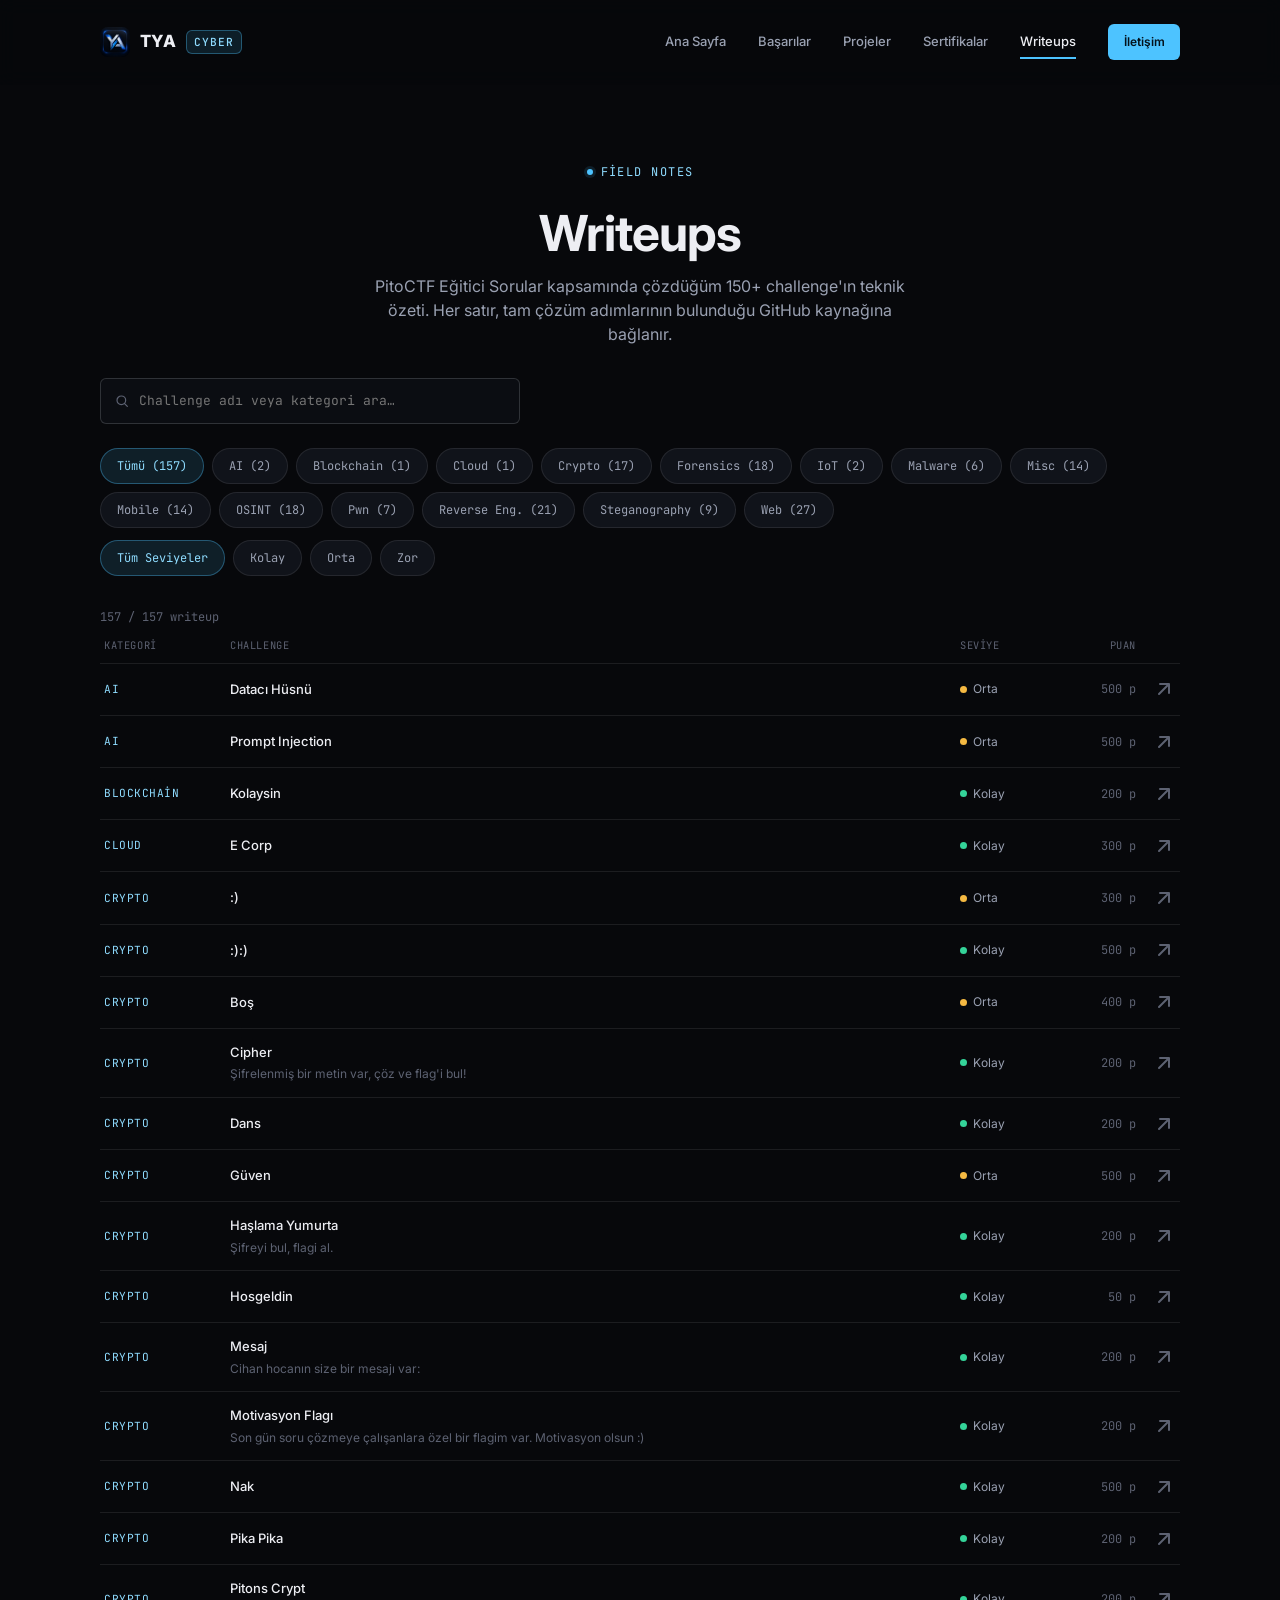
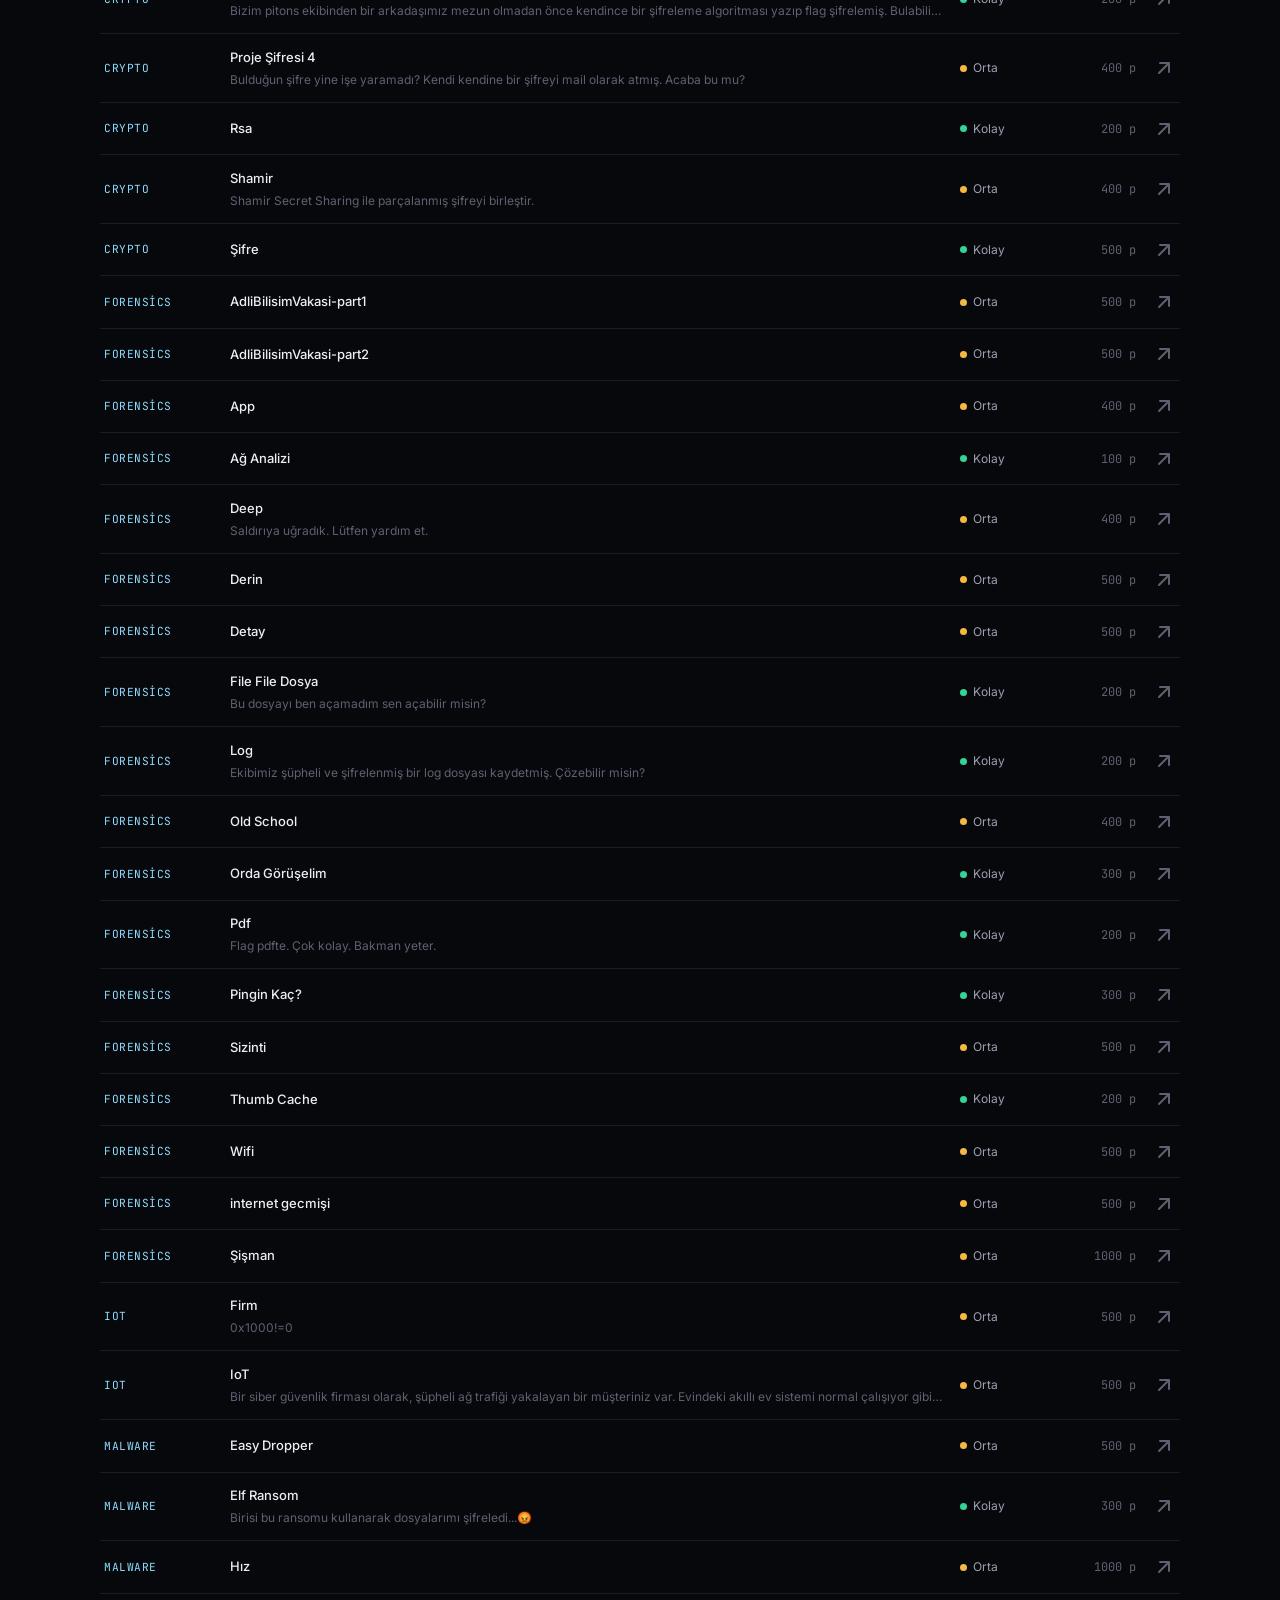
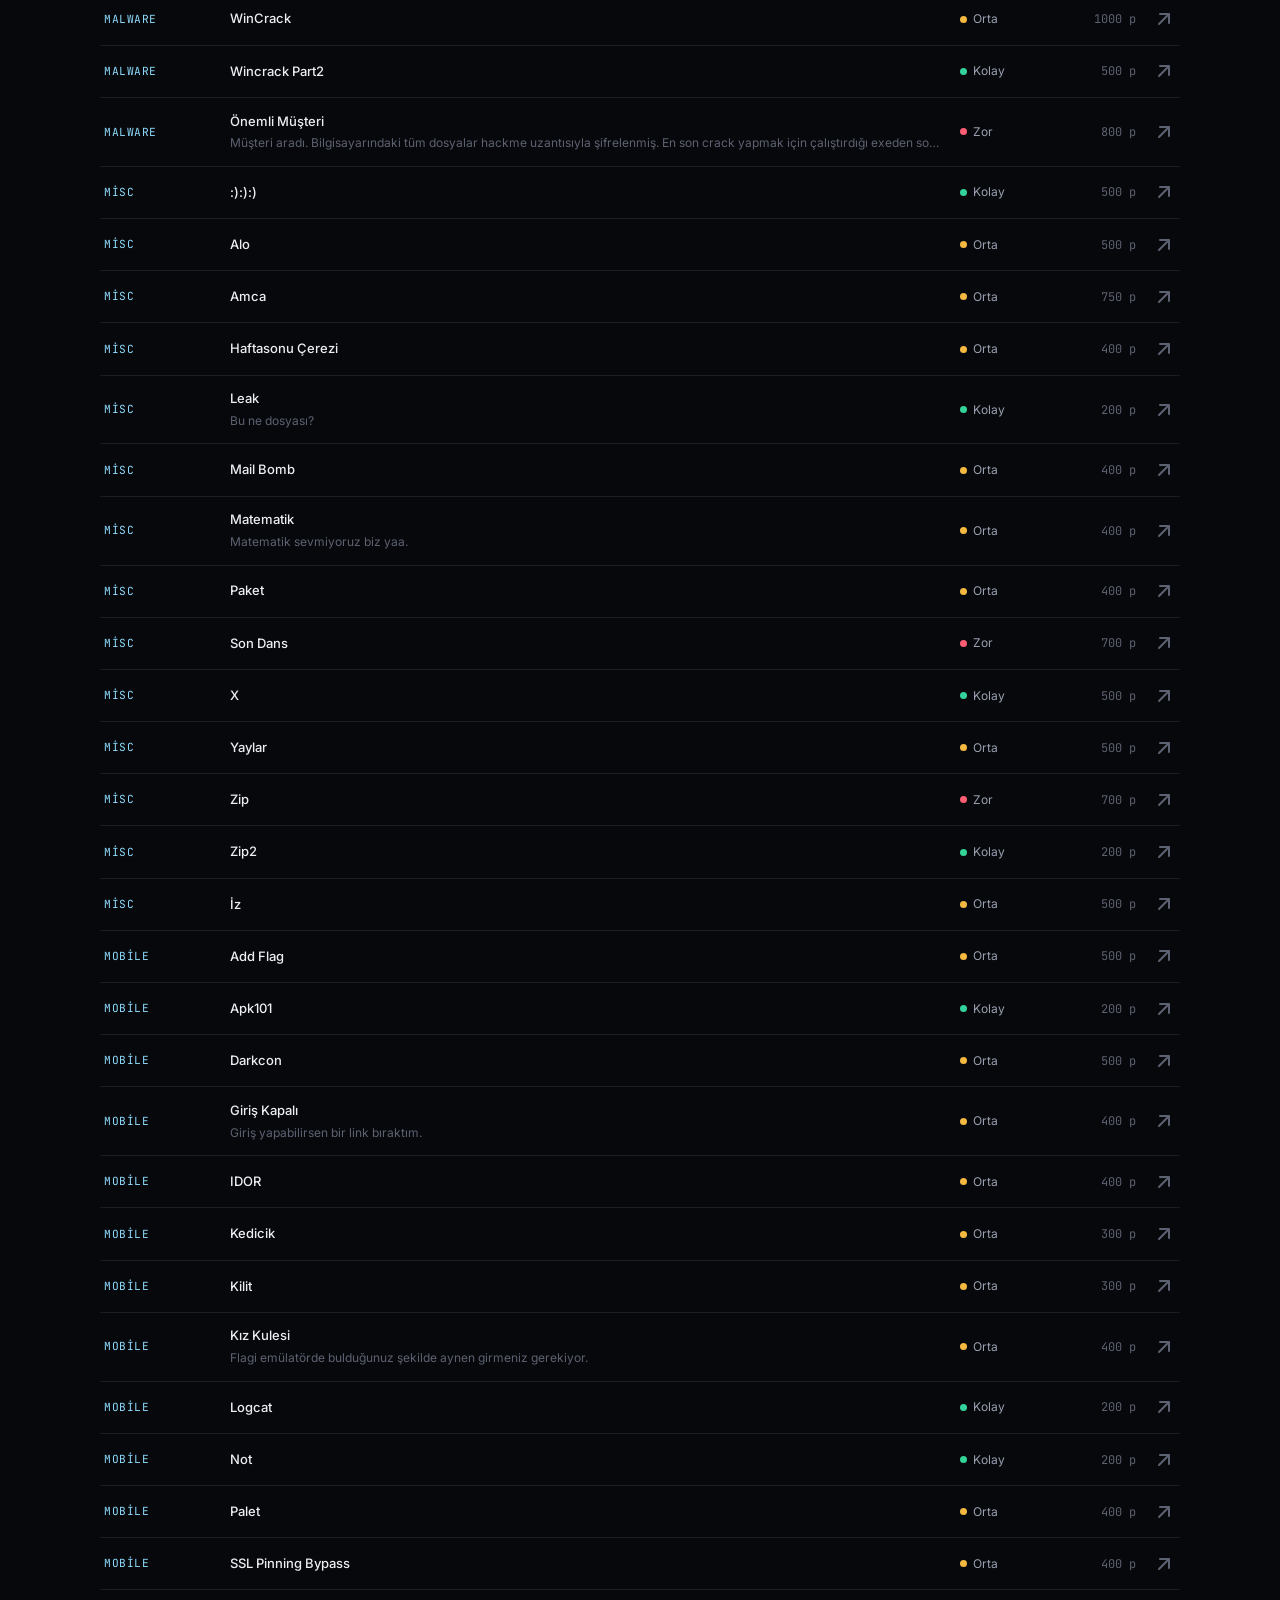
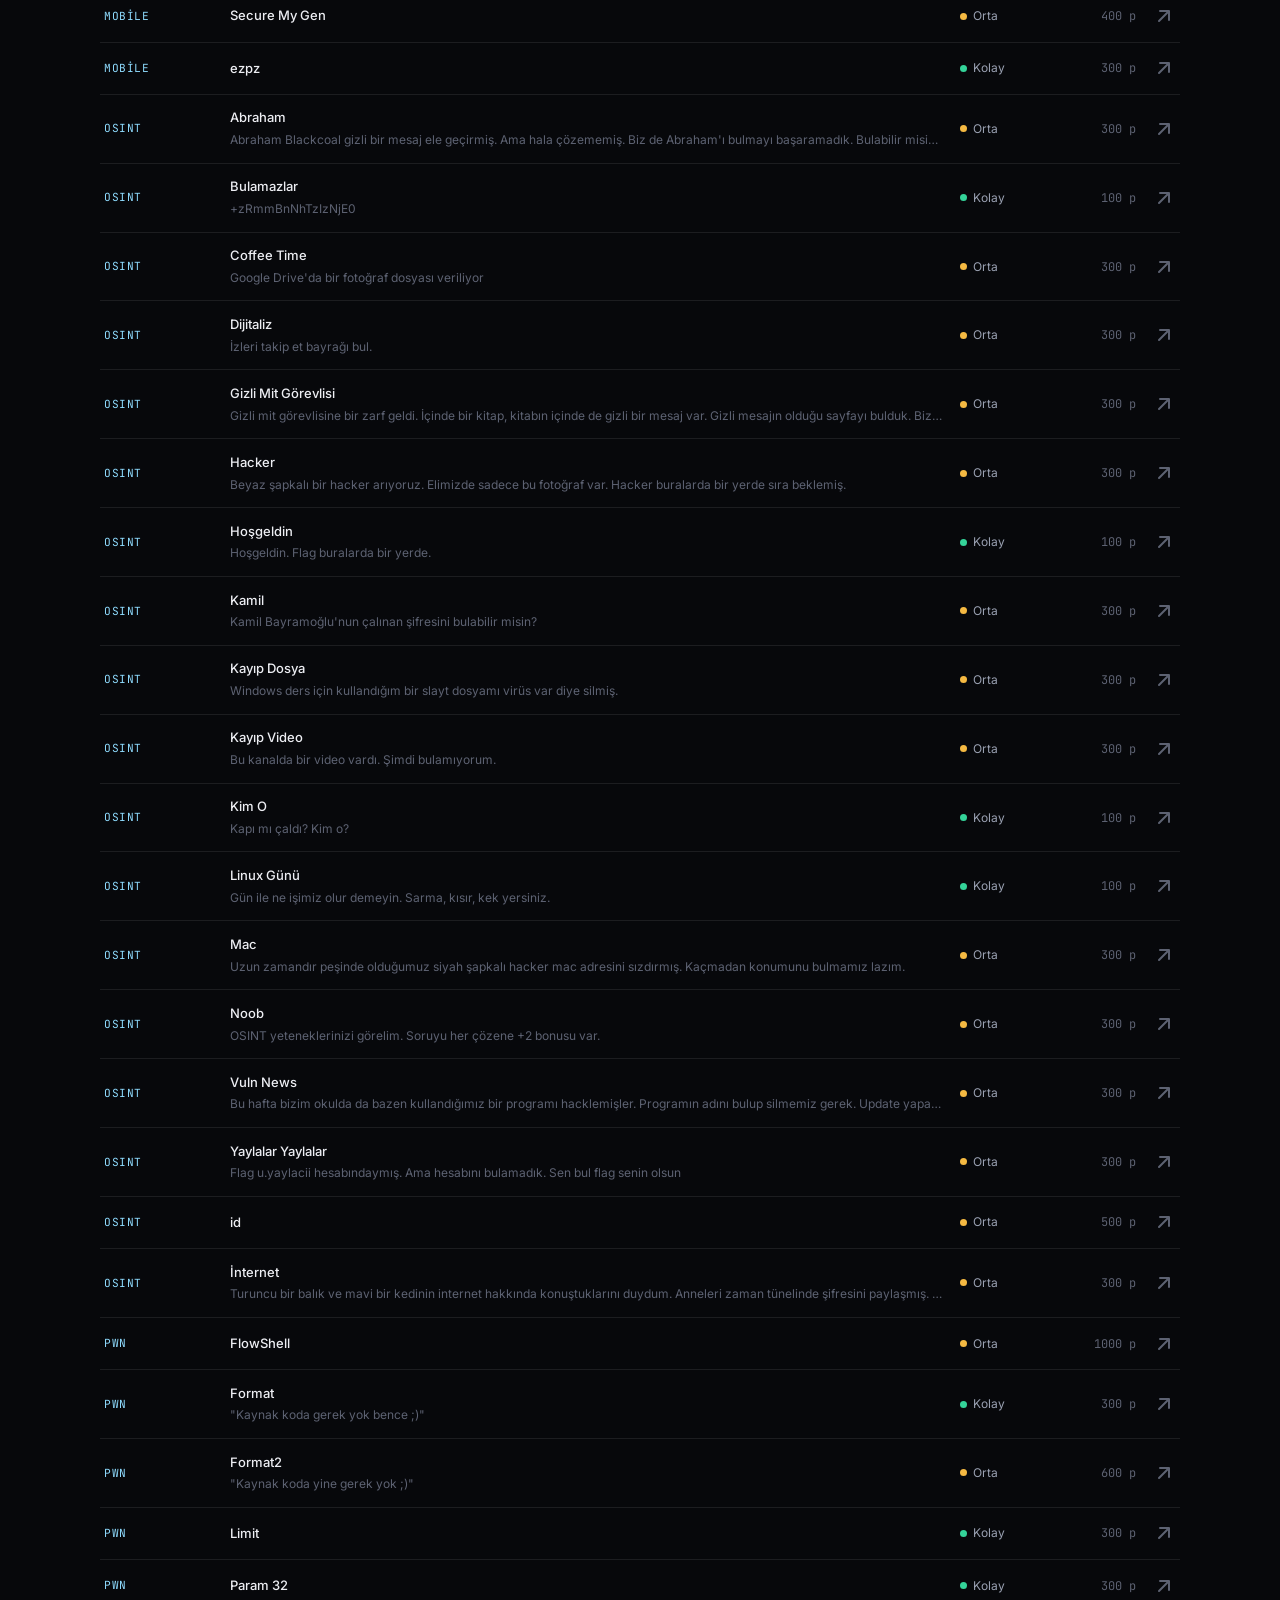
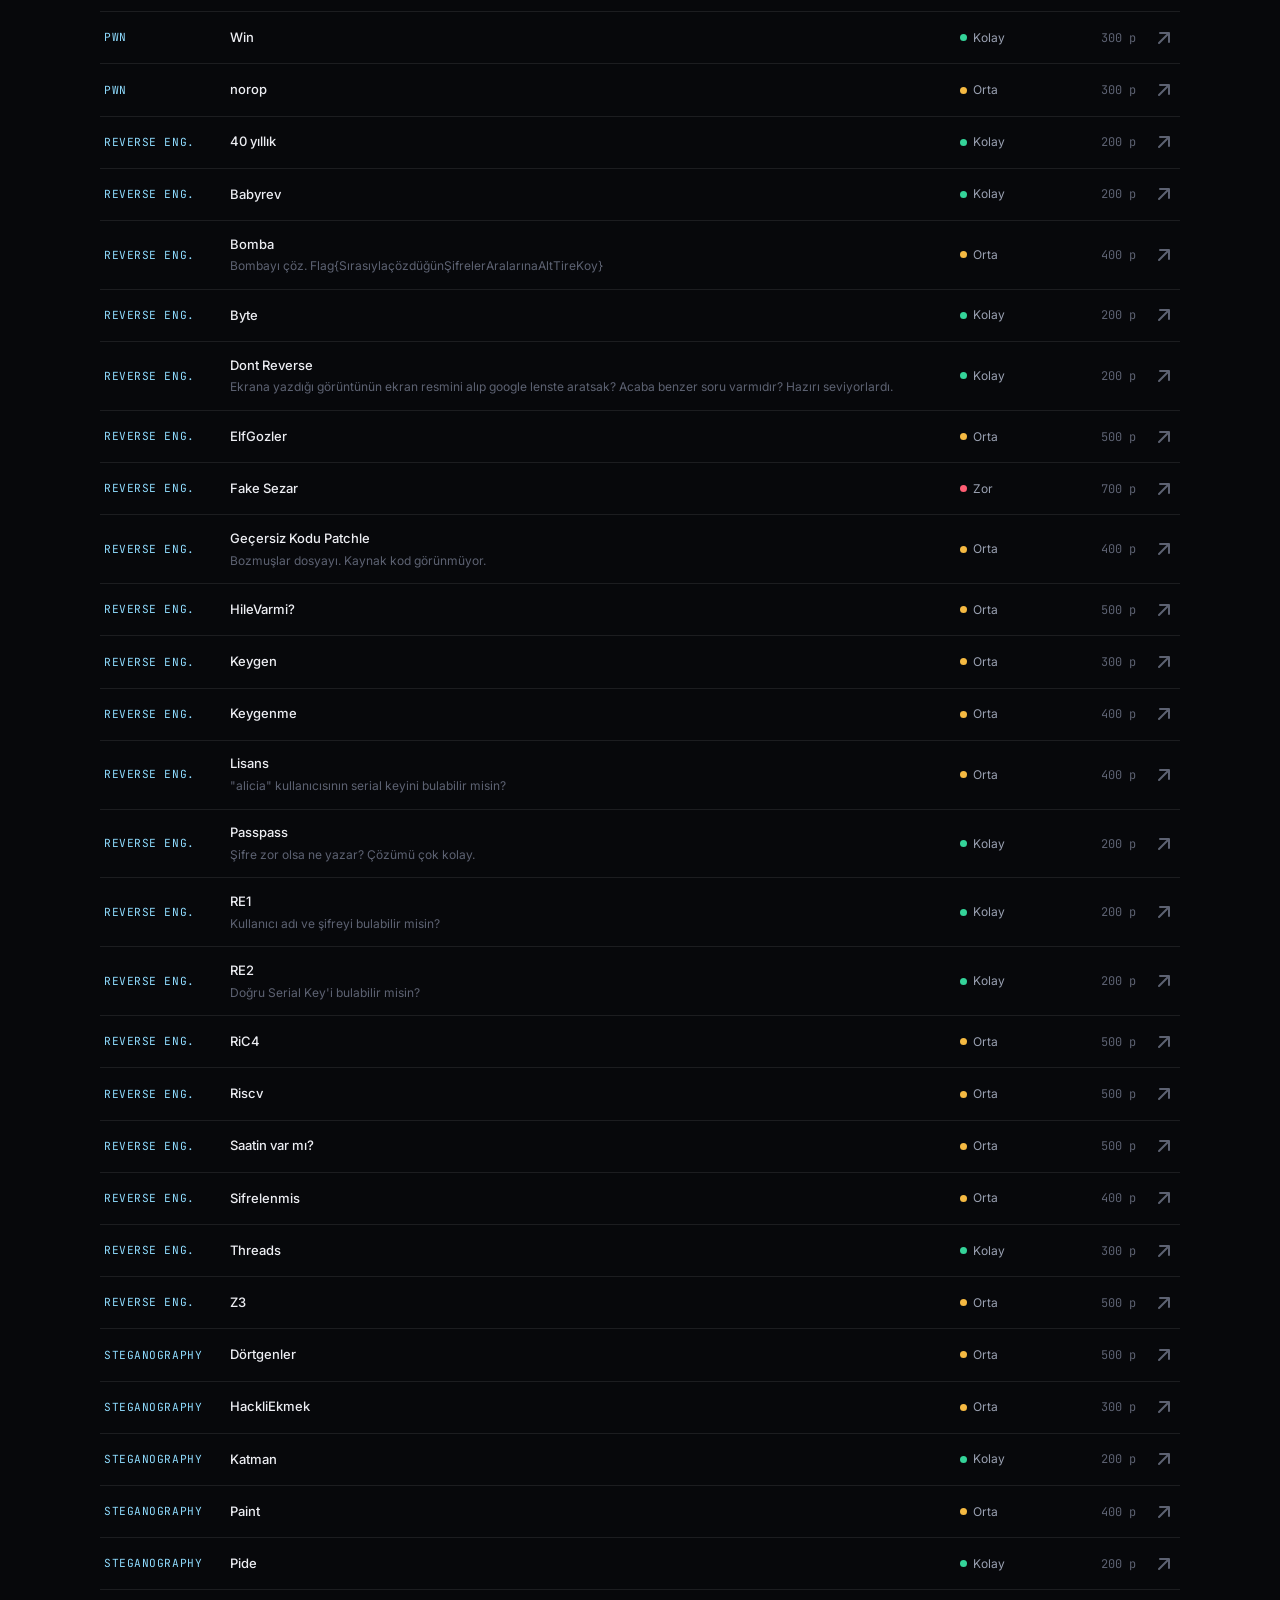
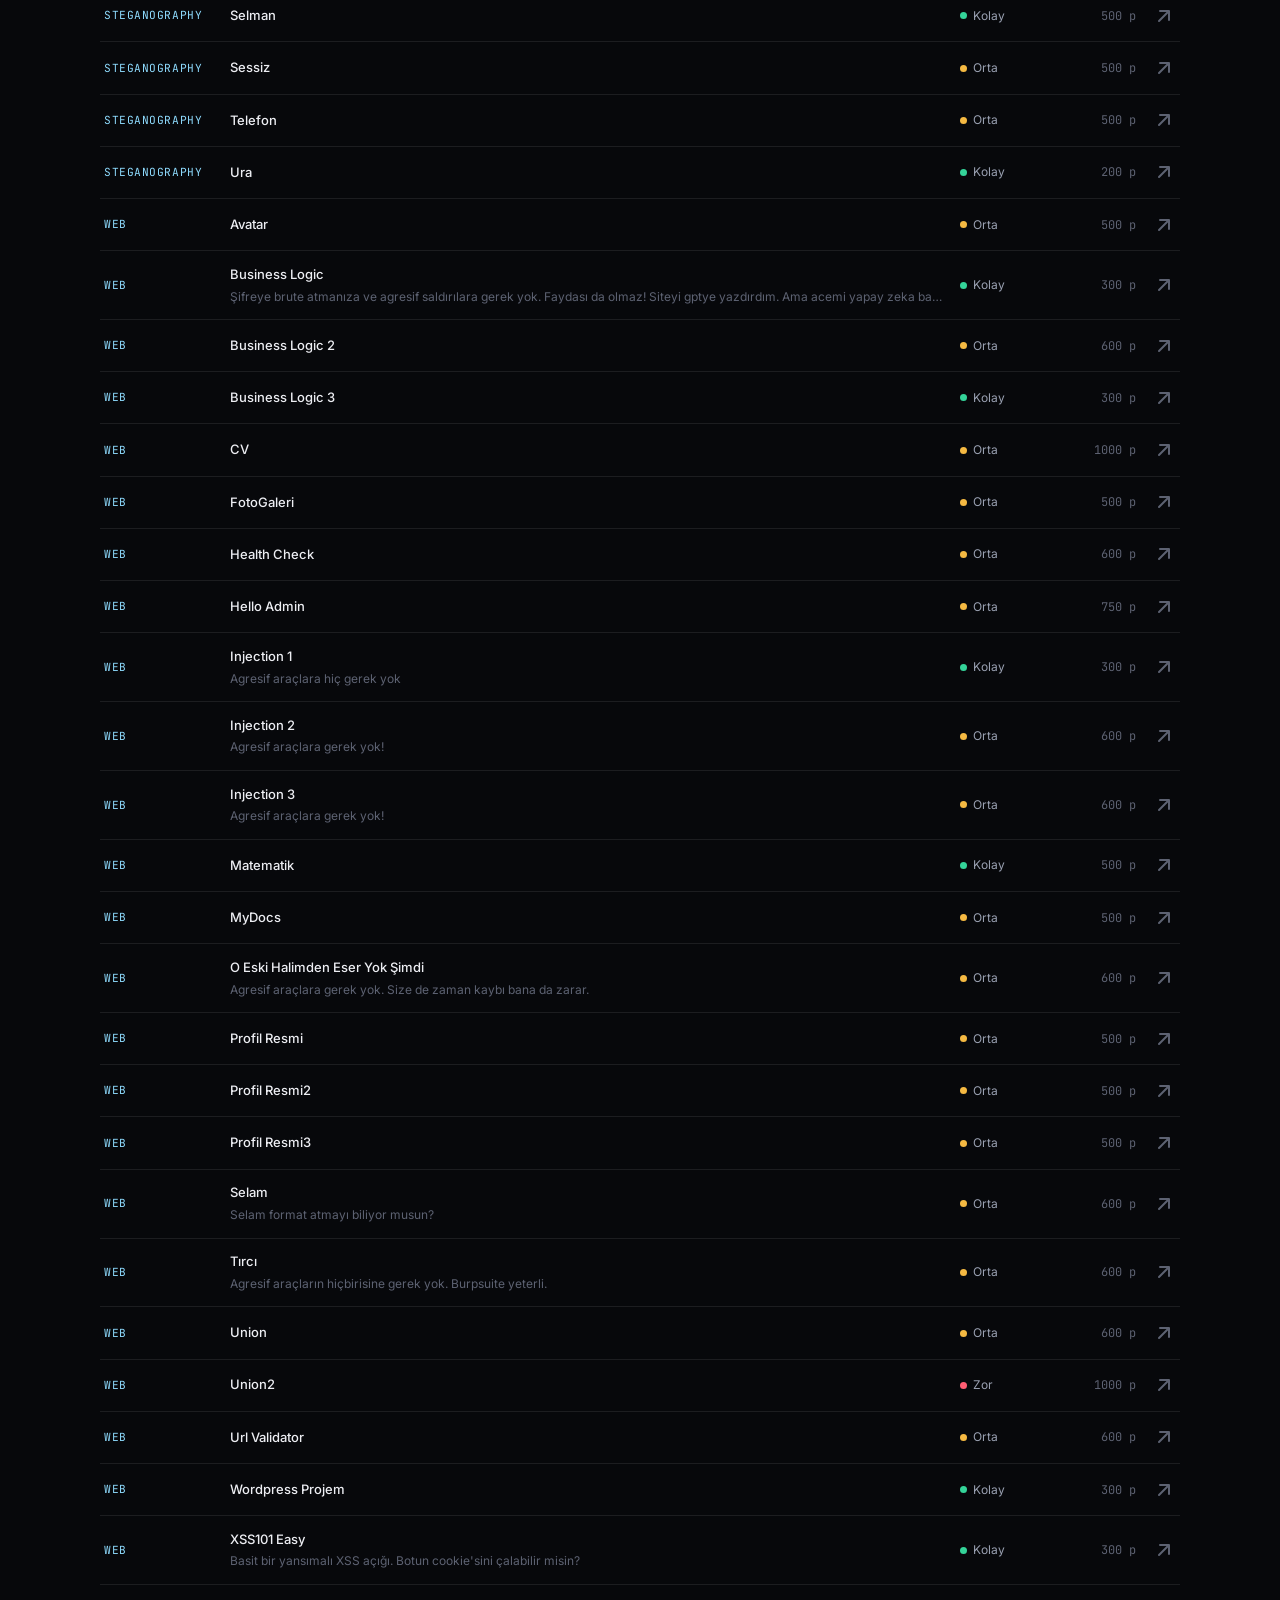
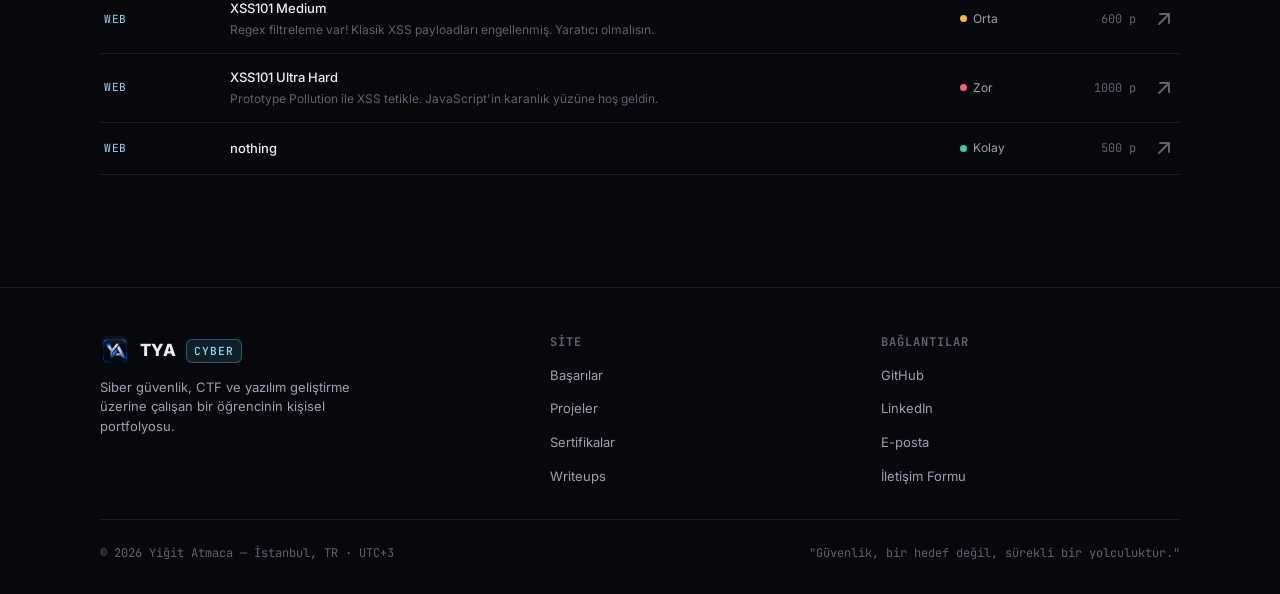
<file: docs/writeups.html>
<!DOCTYPE html>
<html lang="tr">
<head>
    <meta charset="UTF-8">
    <meta name="viewport" content="width=device-width, initial-scale=1.0">
    <meta name="description" content="PitoCTF Eğitici Sorular kapsamında çözülen 150+ CTF challenge'ının teknik writeup özetleri — Web, Crypto, Forensics, OSINT, Reverse, Pwn ve daha fazlası.">
    <meta name="theme-color" content="#07080b">
    <link rel="icon" type="image/png" sizes="32x32" href="assets/images/favicon-32x32.png?v=20260927b">
    <link rel="icon" type="image/png" sizes="16x16" href="assets/images/favicon-16x16.png?v=20260927b">
    <link rel="icon" type="image/png" href="assets/images/favicon.png?v=20260927b">
    <link rel="apple-touch-icon" href="assets/images/apple-touch-icon.png?v=20260927b">
    <link rel="manifest" href="site.webmanifest">
    <meta property="og:title" content="Writeups — Yiğit Atmaca">
    <meta property="og:description" content="150+ CTF challenge writeup özeti — PitoCTF Eğitici Sorular.">
    <meta property="og:image" content="https://yigitatmaca42.github.io/assets/images/og-cover.png?v=20260927b">
    <meta property="og:url" content="https://yigitatmaca42.github.io/writeups.html">
    <meta property="og:type" content="website">
    <meta property="og:locale" content="tr_TR">
    <meta name="twitter:card" content="summary_large_image">
    <meta name="twitter:image" content="https://yigitatmaca42.github.io/assets/images/og-cover.png?v=20260927b">
    <link rel="canonical" href="https://yigitatmaca42.github.io/writeups.html">
    <title>Writeups — Yiğit Atmaca</title>
    <link rel="preconnect" href="https://fonts.googleapis.com">
    <link rel="preconnect" href="https://fonts.gstatic.com" crossorigin>
    <link href="https://fonts.googleapis.com/css2?family=Inter:wght@400;500;600;700;800&family=JetBrains+Mono:wght@400;500;700&display=swap" rel="stylesheet">
    <link rel="stylesheet" href="assets/css/reset.css">
    <link rel="stylesheet" href="assets/css/variables.css">
    <link rel="stylesheet" href="assets/css/main.css">
    <link rel="stylesheet" href="assets/css/responsive.css">
</head>
<body class="noscript-fallback">
    <a href="#main" class="skip-link">İçeriğe geç</a>
    <div class="scroll-progress" aria-hidden="true"></div>

    <header class="site-header">
        <div class="container header-row">
            <a href="index.html" class="brand" aria-label="Anasayfa">
                <img src="assets/images/favicon.png?v=20260927b" alt="" width="30" height="30">
                TYA <span class="brand-tag">Cyber</span>
            </a>
            <nav class="nav-desktop" aria-label="Ana menü">
                <div class="nav-links">
                    <a href="index.html">Ana Sayfa</a>
                    <a href="achievements.html">Başarılar</a>
                    <a href="projects.html">Projeler</a>
                    <a href="certificates.html">Sertifikalar</a>
                    <a href="writeups.html" class="is-active">Writeups</a>
                </div>
                <a href="contact.html" class="btn btn-primary btn-sm">İletişim</a>
            </nav>
            <button class="menu-toggle" id="menuToggle" aria-label="Menüyü aç" aria-expanded="false" aria-controls="navMobile">
                <span></span><span></span><span></span>
            </button>
        </div>
    </header>

    <nav class="nav-mobile" id="navMobile" aria-label="Mobil menü">
        <ul>
            <li><a href="index.html">Ana Sayfa</a></li>
            <li><a href="achievements.html">Başarılar</a></li>
            <li><a href="projects.html">Projeler</a></li>
            <li><a href="certificates.html">Sertifikalar</a></li>
            <li><a href="writeups.html" class="is-active">Writeups</a></li>
            <li><a href="contact.html">İletişim</a></li>
        </ul>
        <div class="nav-mobile-footer">
            <a href="https://github.com/yigitatmaca42" target="_blank" rel="noopener noreferrer">GitHub</a>
            <a href="https://www.linkedin.com/in/yi%C4%9Fit-atmaca-89844839a/" target="_blank" rel="noopener noreferrer">LinkedIn</a>
            <a href="mailto:yigitatmaca42@gmail.com">E-posta</a>
        </div>
    </nav>

    <main id="main">
        <div class="container">
            <div class="page-header">
                <span class="eyebrow"><span class="dot"></span>Field Notes</span>
                <h1>Writeups</h1>
                <p>
                    PitoCTF Eğitici Sorular kapsamında çözdüğüm 150+ challenge'ın teknik özeti. Her satır,
                    tam çözüm adımlarının bulunduğu GitHub kaynağına bağlanır.
                </p>
            </div>

            <div class="writeups-toolbar">
                <div class="writeups-search">
                    <svg viewBox="0 0 24 24" fill="none" stroke="currentColor" stroke-width="1.8" aria-hidden="true"><circle cx="11" cy="11" r="6.5"/><path d="M20 20l-4.5-4.5" stroke-linecap="round"/></svg>
                    <input type="search" id="writeupSearch" placeholder="Challenge adı veya kategori ara…" aria-label="Writeup ara">
                </div>
                <div class="filter-row" id="writeupCategoryFilters" role="group" aria-label="Kategoriye göre filtrele"></div>
                <div class="filter-row" id="writeupDifficultyFilters" role="group" aria-label="Zorluğa göre filtrele"></div>
            </div>

            <p class="writeups-count" id="writeupCount"></p>

            <div class="writeup-row-header">
                <span>Kategori</span>
                <span>Challenge</span>
                <span>Seviye</span>
                <span class="wr-points-head">Puan</span>
                <span></span>
            </div>
            <div class="writeup-table" id="writeupList"></div>

            <div class="empty-state" id="writeupEmptyState" hidden>
                <div class="empty-icon mono">$ grep -r "yok"</div>
                <h3>Eşleşen writeup bulunamadı</h3>
                <p>Farklı bir arama terimi veya filtre kombinasyonu dene.</p>
            </div>
        </div>
    </main>

    <footer class="site-footer">
        <div class="container">
            <div class="footer-grid">
                <div class="footer-brand">
                    <a href="index.html" class="brand">
                        <img src="assets/images/favicon.png?v=20260927b" alt="" width="30" height="30">
                        TYA <span class="brand-tag">Cyber</span>
                    </a>
                    <p>Siber güvenlik, CTF ve yazılım geliştirme üzerine çalışan bir öğrencinin kişisel portfolyosu.</p>
                </div>
                <div class="footer-col">
                    <h4>Site</h4>
                    <ul>
                        <li><a href="achievements.html">Başarılar</a></li>
                        <li><a href="projects.html">Projeler</a></li>
                        <li><a href="certificates.html">Sertifikalar</a></li>
                        <li><a href="writeups.html">Writeups</a></li>
                    </ul>
                </div>
                <div class="footer-col">
                    <h4>Bağlantılar</h4>
                    <ul>
                        <li><a href="https://github.com/yigitatmaca42" target="_blank" rel="noopener noreferrer">GitHub</a></li>
                        <li><a href="https://www.linkedin.com/in/yi%C4%9Fit-atmaca-89844839a/" target="_blank" rel="noopener noreferrer">LinkedIn</a></li>
                        <li><a href="mailto:yigitatmaca42@gmail.com">E-posta</a></li>
                        <li><a href="contact.html">İletişim Formu</a></li>
                    </ul>
                </div>
            </div>
            <div class="footer-bottom">
                <span>© <span id="current-year"></span> Yiğit Atmaca — İstanbul, TR · UTC+3</span>
                <span class="quote">"Güvenlik, bir hedef değil, sürekli bir yolculuktur."</span>
            </div>
        </div>
    </footer>

    <script src="assets/js/main.js"></script>
    <script src="assets/js/writeups-data.js"></script>
    <script src="assets/js/writeups.js"></script>
</body>
</html>
</file>
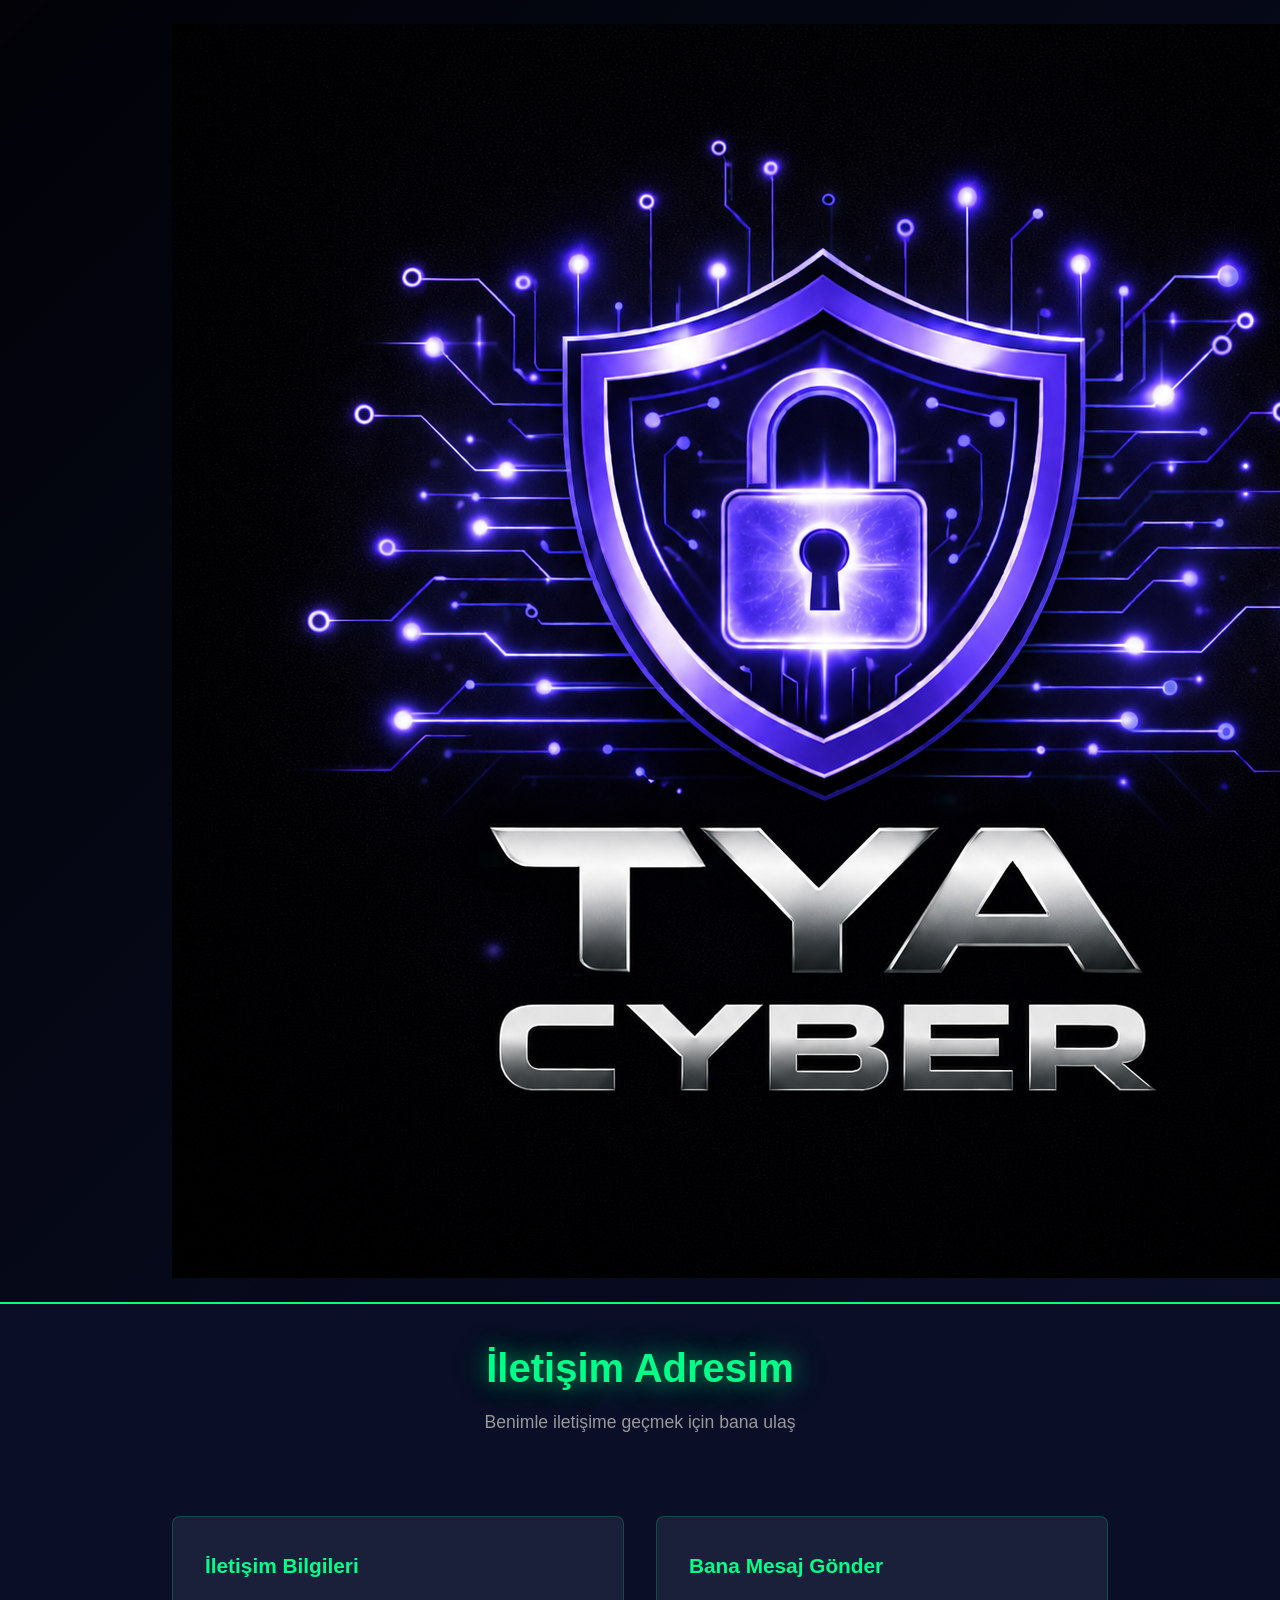
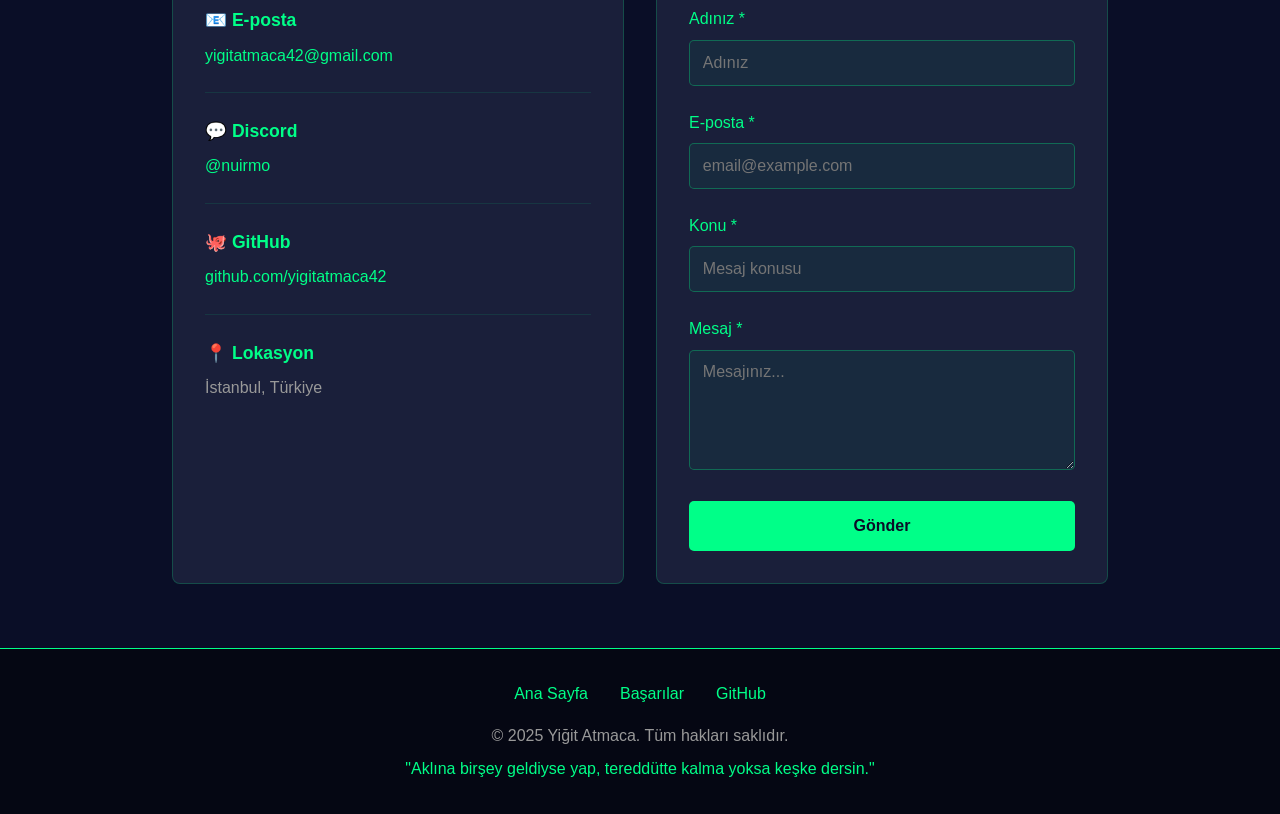
<file: documents/contact.html>
<!DOCTYPE html>
<html lang="tr">
<head>
    <meta charset="UTF-8">
    <meta name="viewport" content="width=device-width, initial-scale=1.0">
    <title>İletişim - TYA Cyber</title>
    <style>
        * {
            margin: 0;
            padding: 0;
            box-sizing: border-box;
        }

        :root {
            --primary: #00ff88;
            --secondary: #ff006e;
            --dark-bg: #0a0e27;
            --card-bg: #1a1f3a;
            --text: #e0e0e0;
            --text-light: #999;
        }

        body {
            font-family: -apple-system, BlinkMacSystemFont, 'Segoe UI', Roboto, Oxygen, Ubuntu, Cantarell, sans-serif;
            background-color: var(--dark-bg);
            color: var(--text);
            line-height: 1.6;
        }

        header {
            background: linear-gradient(135deg, rgba(0, 0, 0, 0.8) 0%, rgba(10, 14, 39, 0.9) 100%);
            border-bottom: 2px solid var(--primary);
            padding: 1.5rem 0;
            position: sticky;
            top: 0;
            z-index: 1000;
            line-height: 1;
        }

        .header-content {
            max-width: 1000px;
            margin: 0 auto;
            padding: 0 2rem;
            display: flex;
            justify-content: space-between;
            align-items: center;
        }

        .logo {
            font-size: 1.5rem;
            font-weight: bold;
            color: var(--primary);
            text-decoration: none;
            display: flex;
            align-items: center;
            gap: 0.5rem;
        }

        .logo-img {
            width: 60px;
            height: 60px;
            object-fit: contain;
        }

        nav {
            display: flex;
            gap: 2rem;
        }

        nav a {
            color: var(--text);
            text-decoration: none;
            transition: color 0.3s;
            font-size: 0.95rem;
        }

        nav a:hover {
            color: var(--primary);
        }

        .container {
            max-width: 1000px;
            margin: 0 auto;
            padding: 0 2rem;
        }

        .page-header {
            padding: 2rem 0;
            text-align: center;
        }

        .page-header h1 {
            font-size: 2.5rem;
            color: var(--primary);
            margin-bottom: 0.5rem;
            text-shadow: 0 0 20px rgba(0, 255, 136, 0.5),
                         0 0 40px rgba(0, 255, 136, 0.3),
                         0 0 60px rgba(0, 255, 136, 0.2);
            font-weight: 600;
            animation: glow 2s ease-in-out infinite;
        }

        @keyframes glow {
            0%, 100% {
                text-shadow: 0 0 20px rgba(0, 255, 136, 0.5),
                             0 0 40px rgba(0, 255, 136, 0.3),
                             0 0 60px rgba(0, 255, 136, 0.2);
            }
            50% {
                text-shadow: 0 0 30px rgba(0, 255, 136, 0.8),
                             0 0 60px rgba(0, 255, 136, 0.5),
                             0 0 90px rgba(0, 255, 136, 0.3);
            }
        }

        .page-header p {
            color: var(--text-light);
            font-size: 1.1rem;
        }

        .contact-wrapper {
            display: grid;
            grid-template-columns: 1fr 1fr;
            gap: 2rem;
            margin: 3rem 0;
        }

        .contact-info {
            background: var(--card-bg);
            border: 1px solid rgba(0, 255, 136, 0.2);
            border-radius: 8px;
            padding: 2rem;
        }

        .contact-info h2 {
            color: var(--primary);
            margin-bottom: 1.5rem;
            font-size: 1.3rem;
        }

        .contact-method {
            margin-bottom: 1.5rem;
            padding-bottom: 1.5rem;
            border-bottom: 1px solid rgba(0, 255, 136, 0.1);
        }

        .contact-method:last-child {
            border-bottom: none;
            margin-bottom: 0;
            padding-bottom: 0;
        }

        .contact-method h3 {
            color: var(--primary);
            font-size: 1.1rem;
            margin-bottom: 0.5rem;
        }

        .contact-method p {
            color: var(--text-light);
        }

        .contact-method a {
            color: var(--primary);
            text-decoration: none;
            transition: color 0.3s;
        }

        .contact-method a:hover {
            color: var(--secondary);
        }

        .contact-form {
            background: var(--card-bg);
            border: 1px solid rgba(0, 255, 136, 0.2);
            border-radius: 8px;
            padding: 2rem;
        }

        .contact-form h2 {
            color: var(--primary);
            margin-bottom: 1.5rem;
            font-size: 1.3rem;
        }

        .form-group {
            margin-bottom: 1.5rem;
        }

        .form-group label {
            display: block;
            color: var(--primary);
            margin-bottom: 0.5rem;
            font-weight: 500;
        }

        .form-group input,
        .form-group textarea {
            width: 100%;
            padding: 0.8rem;
            background: rgba(0, 255, 136, 0.05);
            border: 1px solid rgba(0, 255, 136, 0.3);
            color: var(--text);
            border-radius: 5px;
            font-family: inherit;
            font-size: 1rem;
            transition: all 0.3s;
        }

        .form-group input:focus,
        .form-group textarea:focus {
            outline: none;
            border-color: var(--primary);
            background: rgba(0, 255, 136, 0.1);
            box-shadow: 0 0 10px rgba(0, 255, 136, 0.2);
        }

        .form-group textarea {
            resize: vertical;
            min-height: 120px;
        }

        .submit-btn {
            width: 100%;
            padding: 1rem;
            background: var(--primary);
            color: var(--dark-bg);
            border: none;
            border-radius: 5px;
            font-weight: bold;
            font-size: 1rem;
            cursor: pointer;
            transition: all 0.3s;
        }

        .submit-btn:hover {
            background: #00cc6f;
            transform: translateY(-2px);
        }

        .submit-btn:active {
            transform: translateY(0);
        }

        .submit-btn:disabled {
            background: #666;
            cursor: not-allowed;
            transform: none;
        }

        .form-message {
            padding: 1rem;
            border-radius: 5px;
            margin-bottom: 1rem;
            display: none;
        }

        .form-message.success {
            background: rgba(0, 255, 136, 0.1);
            border: 1px solid var(--primary);
            color: var(--primary);
            display: block;
        }

        .form-message.error {
            background: rgba(255, 0, 110, 0.1);
            border: 1px solid var(--secondary);
            color: var(--secondary);
            display: block;
        }

        footer {
            background: rgba(0, 0, 0, 0.5);
            border-top: 1px solid var(--primary);
            padding: 2rem 0;
            margin-top: 4rem;
        }

        .footer-content {
            text-align: center;
            color: var(--text-light);
        }

        .footer-links {
            display: flex;
            justify-content: center;
            gap: 2rem;
            margin-bottom: 1rem;
        }

        .footer-links a {
            color: var(--primary);
            text-decoration: none;
            transition: color 0.3s;
        }

        .footer-links a:hover {
            color: var(--secondary);
        }

        @media (max-width: 768px) {
            .contact-wrapper {
                grid-template-columns: 1fr;
            }

            .page-header h1 {
                font-size: 1.8rem;
            }

            nav {
                gap: 1rem;
            }

            nav a {
                font-size: 0.85rem;
            }

            .header-content {
                padding: 0 1rem;
            }

            .container {
                padding: 0 1rem;
            }
        }
    </style>
</head>
<body>
    <header>
        <div class="header-content">
            <a href="/" class="logo">
                <img src="/pictures/logo.png">
                TYA Cyber
            </a>
            <nav>
                <a href="/">Ana Sayfa</a>
                <a href="/achievements.html">Başarılar</a>
                <a href="/certificates.html">Sertifikalar</a>
                <a href="/contact.html">İletişim</a>
            </nav>
        </div>
    </header>

    <main class="container">
        <div class="page-header">
            <h1>İletişim Adresim</h1>
            <p>Benimle iletişime geçmek için bana ulaş</p>
        </div>

        <div class="contact-wrapper">
            <div class="contact-info">
                <h2>İletişim Bilgileri</h2>
                
                <div class="contact-method">
                    <h3>📧 E-posta</h3>
                    <p>
                        <a href="mailto:yigitatmaca42@gmail.com">yigitatmaca42@gmail.com</a>
                    </p>
                </div>

                <div class="contact-method">
                    <h3>💬 Discord</h3>
                    <p>
                        <a href="https://discord.com/users/nuirmo">@nuirmo</a>
                    </p>
                </div>

                <div class="contact-method">
                    <h3>🐙 GitHub</h3>
                    <p>
                        <a href="https://github.com/yigitatmaca42">github.com/yigitatmaca42</a>
                    </p>
                </div>

                <div class="contact-method">
                    <h3>📍 Lokasyon</h3>
                    <p>İstanbul, Türkiye</p>
                </div>
            </div>

            <div class="contact-form">
                <h2>Bana Mesaj Gönder</h2>
                
                <div class="form-message" id="formMessage"></div>

                <form id="contactForm" action="https://formspree.io/f/xwveqzdy" method="POST">
                    <div class="form-group">
                        <label for="name">Adınız *</label>
                        <input 
                            type="text" 
                            id="name" 
                            name="name" 
                            required
                            placeholder="Adınız"
                        >
                    </div>

                    <div class="form-group">
                        <label for="email">E-posta *</label>
                        <input 
                            type="email" 
                            id="email" 
                            name="email" 
                            required
                            placeholder="email@example.com"
                        >
                    </div>

                    <div class="form-group">
                        <label for="subject">Konu *</label>
                        <input 
                            type="text" 
                            id="subject" 
                            name="subject" 
                            required
                            placeholder="Mesaj konusu"
                        >
                    </div>

                    <div class="form-group">
                        <label for="message">Mesaj *</label>
                        <textarea 
                            id="message" 
                            name="message" 
                            required
                            placeholder="Mesajınız..."
                        ></textarea>
                    </div>

                    <button type="submit" class="submit-btn" id="submitBtn">Gönder</button>
                </form>
            </div>
        </div>
    </main>

    <footer>
        <div class="footer-content">
            <div class="footer-links">
                <a href="/">Ana Sayfa</a>
                <a href="/achievements.html">Başarılar</a>
                <a href="https://github.com/yigitatmaca42">GitHub</a>
            </div>
            <p>&copy; 2025 Yiğit Atmaca. Tüm hakları saklıdır.</p>
            <p style="margin-top: 0.5rem; color: #00ff88;">"Aklına birşey geldiyse yap, tereddütte kalma yoksa keşke dersin."</p>
        </div>
    </footer>

    <script>
        document.getElementById('contactForm').addEventListener('submit', function(e) {
            e.preventDefault();
            
            const formMessage = document.getElementById('formMessage');
            const submitBtn = document.getElementById('submitBtn');
            
            submitBtn.disabled = true;
            submitBtn.textContent = 'Gönderiliyor...';
            formMessage.textContent = '✓ Mesajınız gönderiliyor...';
            formMessage.className = 'form-message success';
            
            const formData = new FormData(this);
            
            fetch(this.action, {
                method: 'POST',
                body: formData,
                headers: {
                    'Accept': 'application/json'
                }
            }).then(response => {
                if (response.ok) {
                    formMessage.textContent = '✓ Mesajınız başarıyla gönderildi! Kısa süre içinde size dönüş yapacağım.';
                    formMessage.className = 'form-message success';
                    this.reset();
                    submitBtn.disabled = false;
                    submitBtn.textContent = 'Gönder';
                } else {
                    response.json().then(data => {
                        if (data.errors) {
                            formMessage.textContent = '⚠️ ' + data.errors.map(e => e.message).join(', ');
                        } else {
                            formMessage.textContent = '⚠️ Bir hata oluştu. Lütfen tekrar deneyin veya direkt email gönderin.';
                        }
                        formMessage.className = 'form-message error';
                        submitBtn.disabled = false;
                        submitBtn.textContent = 'Gönder';
                    });
                }
            }).catch(error => {
                formMessage.textContent = '⚠️ Bağlantı hatası. Lütfen internet bağlantınızı kontrol edin veya direkt email gönderin: yigitatmaca42@gmail.com';
                formMessage.className = 'form-message error';
                submitBtn.disabled = false;
                submitBtn.textContent = 'Gönder';
            });
        });
    </script>
</body>
</html>
</file>
<file: docs/assets/css/variables.css>
:root {
  /* ---- Surfaces ---- */
  --bg: #07080b;
  --bg-elevated: #0b0d12;
  --surface: #10131a;
  --surface-2: #151922;
  --surface-hover: #191d28;

  /* ---- Borders ---- */
  --border: rgba(237, 239, 245, 0.09);
  --border-strong: rgba(237, 239, 245, 0.16);
  --border-accent: rgba(77, 195, 255, 0.35);

  /* ---- Text ---- */
  --text: #edeef3;
  --text-muted: #9aa1b2;
  --text-faint: #5d6272;

  /* ---- Accent (electric ice-blue, used sparingly) ---- */
  --accent: #4dc3ff;
  --accent-deep: #2f7de0;
  --accent-soft: rgba(77, 195, 255, 0.12);
  --accent-soft-strong: rgba(77, 195, 255, 0.22);
  --accent-text: #8fdcff;

  /* ---- Semantic ---- */
  --danger: #ff5d73;
  --danger-soft: rgba(255, 93, 115, 0.12);
  --success: #34d399;
  --success-soft: rgba(52, 211, 153, 0.12);

  /* ---- Typography ---- */
  --font-sans: 'Inter', -apple-system, BlinkMacSystemFont, 'Segoe UI', Roboto, sans-serif;
  --font-mono: 'JetBrains Mono', 'IBM Plex Mono', ui-monospace, SFMono-Regular, Menlo, monospace;

  --text-xs: 0.75rem;
  --text-sm: 0.8125rem;
  --text-base: 1rem;
  --text-md: 1.0625rem;
  --text-lg: 1.25rem;
  --text-xl: clamp(1.375rem, 1.2rem + 0.9vw, 1.75rem);
  --text-2xl: clamp(1.75rem, 1.4rem + 1.8vw, 2.5rem);
  --text-3xl: clamp(2.1rem, 1.6rem + 2.6vw, 3.1rem);
  --text-hero: clamp(2.6rem, 1.7rem + 4.8vw, 4.75rem);

  /* ---- Spacing ---- */
  --space-1: 0.25rem;
  --space-2: 0.5rem;
  --space-3: 0.75rem;
  --space-4: 1rem;
  --space-5: 1.5rem;
  --space-6: 2rem;
  --space-7: 3rem;
  --space-8: 4.5rem;
  --space-9: clamp(4rem, 3rem + 5vw, 7rem);

  /* ---- Radius ---- */
  --radius-sm: 6px;
  --radius: 10px;
  --radius-lg: 18px;
  --radius-pill: 999px;

  /* ---- Layout ---- */
  --container: 1160px;
  --container-narrow: 760px;
  --gutter: clamp(1.25rem, 4vw, 2.5rem);

  /* ---- Motion ---- */
  --ease: cubic-bezier(0.16, 1, 0.3, 1);
  --ease-out: cubic-bezier(0.22, 1, 0.36, 1);
  --dur-fast: 0.18s;
  --dur: 0.35s;
  --dur-slow: 0.6s;

  /* ---- Z-index ---- */
  --z-header: 100;
  --z-nav-overlay: 200;
  --z-modal: 300;

  /* ---- Shadows ---- */
  --shadow-sm: 0 2px 10px rgba(0, 0, 0, 0.25);
  --shadow-md: 0 12px 40px rgba(0, 0, 0, 0.35);
  --shadow-glow: 0 0 0 1px var(--border-accent), 0 8px 30px rgba(77, 195, 255, 0.12);
}
</file>
<file: docs/assets/css/main.css>
/* =========================================================
   TYA / Yiğit Atmaca — Portfolio design system
   ========================================================= */

/* ---------- Base / Typography ---------- */
html {
  background: var(--bg);
}

body {
  font-family: var(--font-sans);
  background: var(--bg);
  color: var(--text);
  font-size: var(--text-base);
  font-weight: 400;
}

/* Ambient background: hairline grid + soft vignette. Fixed so it never
   competes with scroll-based motion. */
body::before {
  content: '';
  position: fixed;
  inset: 0;
  z-index: -2;
  background-image:
    linear-gradient(rgba(237, 239, 245, 0.035) 1px, transparent 1px),
    linear-gradient(90deg, rgba(237, 239, 245, 0.035) 1px, transparent 1px);
  background-size: 64px 64px;
  mask-image: radial-gradient(ellipse 80% 60% at 50% 0%, black 40%, transparent 100%);
  -webkit-mask-image: radial-gradient(ellipse 80% 60% at 50% 0%, black 40%, transparent 100%);
}

body::after {
  content: '';
  position: fixed;
  inset: 0;
  z-index: -1;
  pointer-events: none;
  opacity: 0.5;
  background:
    radial-gradient(60% 40% at 15% -10%, rgba(77, 195, 255, 0.08), transparent 60%),
    radial-gradient(50% 35% at 100% 10%, rgba(77, 195, 255, 0.05), transparent 60%);
}

h1, h2, h3, h4 {
  font-family: var(--font-sans);
  color: var(--text);
  line-height: 1.15;
  letter-spacing: -0.02em;
  font-weight: 700;
}

p {
  color: var(--text-muted);
}

.mono {
  font-family: var(--font-mono);
}

a {
  transition: color var(--dur-fast) var(--ease);
}

::selection {
  background: var(--accent-soft-strong);
  color: var(--text);
}

/* Focus ring — consistent, visible, never suppressed */
:focus-visible {
  outline: 2px solid var(--accent);
  outline-offset: 3px;
  border-radius: 4px;
}

/* ---------- Skip link ---------- */
.skip-link {
  position: fixed;
  top: -60px;
  left: var(--space-4);
  z-index: 1000;
  background: var(--accent);
  color: #041018;
  padding: 0.6rem 1rem;
  border-radius: var(--radius-sm);
  font-weight: 600;
  font-size: var(--text-sm);
  transition: top var(--dur-fast) var(--ease);
}

.skip-link:focus {
  top: var(--space-4);
}

/* ---------- Layout ---------- */
.container {
  max-width: var(--container);
  margin-inline: auto;
  padding-inline: var(--gutter);
}

.container-narrow {
  max-width: var(--container-narrow);
  margin-inline: auto;
  padding-inline: var(--gutter);
}

main {
  display: block;
}

section + section,
.section {
  margin-top: var(--space-9);
}

/* ---------- Scroll progress ---------- */
.scroll-progress {
  position: fixed;
  top: 0;
  left: 0;
  height: 2px;
  width: 0%;
  background: linear-gradient(90deg, var(--accent), var(--accent-deep));
  z-index: calc(var(--z-header) + 1);
  transition: width 0.1s linear;
}

/* ---------- Header / Nav ---------- */
.site-header {
  position: sticky;
  top: 0;
  z-index: var(--z-header);
  padding: var(--space-5) 0;
  background: rgba(7, 8, 11, 0.55);
  backdrop-filter: blur(9px);
  -webkit-backdrop-filter: blur(9px);
  border-bottom: 1px solid transparent;
  transition: background var(--dur) var(--ease), border-color var(--dur) var(--ease), padding var(--dur) var(--ease);
}

/* Backdrop blur is the single most expensive thing a sticky header can do
   during scroll (the browser resamples everything behind it every frame).
   Mobile GPUs feel this most, so drop it there and fall back to a solid
   near-opaque background instead. */
@media (max-width: 860px), (hover: none) {
  .site-header {
    background: rgba(7, 8, 11, 0.92);
    backdrop-filter: none;
    -webkit-backdrop-filter: none;
  }
}

.site-header.is-scrolled {
  padding: var(--space-3) 0;
  background: rgba(7, 8, 11, 0.82);
  border-bottom-color: var(--border);
}

.header-row {
  display: flex;
  align-items: center;
  justify-content: space-between;
  gap: var(--space-4);
}

.brand {
  display: flex;
  align-items: center;
  gap: 0.65rem;
  font-family: var(--font-sans);
  font-weight: 800;
  font-size: 1.05rem;
  letter-spacing: -0.01em;
  color: var(--text);
}

.brand img {
  width: 30px;
  height: 30px;
  border-radius: 8px;
  object-fit: contain;
}

.brand .brand-tag {
  font-family: var(--font-mono);
  font-weight: 500;
  font-size: 0.7rem;
  color: var(--accent-text);
  letter-spacing: 0.08em;
  border: 1px solid var(--border-accent);
  background: var(--accent-soft);
  padding: 0.15rem 0.45rem;
  border-radius: var(--radius-sm);
  text-transform: uppercase;
}

.nav-desktop {
  display: flex;
  align-items: center;
  gap: var(--space-6);
}

.nav-links {
  display: flex;
  gap: var(--space-6);
}

.nav-links a {
  position: relative;
  color: var(--text-muted);
  font-size: var(--text-sm);
  font-weight: 500;
  padding: 0.3rem 0;
}

.nav-links a::after {
  content: '';
  position: absolute;
  left: 0;
  right: 100%;
  bottom: -2px;
  height: 1.5px;
  background: var(--accent);
  transition: right var(--dur) var(--ease-out);
}

.nav-links a:hover,
.nav-links a.is-active {
  color: var(--text);
}

.nav-links a:hover::after,
.nav-links a.is-active::after {
  right: 0;
}

.btn {
  display: inline-flex;
  align-items: center;
  justify-content: center;
  gap: 0.5rem;
  font-family: var(--font-sans);
  font-weight: 600;
  font-size: var(--text-sm);
  padding: 0.65rem 1.2rem;
  border-radius: var(--radius-sm);
  border: 1px solid transparent;
  white-space: nowrap;
  transition: transform var(--dur-fast) var(--ease), border-color var(--dur-fast) var(--ease), background var(--dur-fast) var(--ease), color var(--dur-fast) var(--ease), box-shadow var(--dur-fast) var(--ease);
}

.btn-primary {
  background: var(--accent);
  color: #04121c;
}

.btn-primary:hover {
  background: #6fd0ff;
  transform: translateY(-2px);
  box-shadow: 0 10px 30px rgba(77, 195, 255, 0.22);
}

.btn-ghost {
  border-color: var(--border-strong);
  color: var(--text);
  background: rgba(255, 255, 255, 0.02);
}

.btn-ghost:hover {
  border-color: var(--border-accent);
  color: var(--accent-text);
  transform: translateY(-2px);
}

.btn .arrow {
  display: inline-block;
  transition: transform var(--dur-fast) var(--ease);
}

.btn:hover .arrow {
  transform: translate(2px, -2px);
}

.btn-sm {
  padding: 0.5rem 0.9rem;
  font-size: var(--text-xs);
}

.menu-toggle {
  display: none;
  flex-direction: column;
  justify-content: center;
  gap: 5px;
  width: 40px;
  height: 40px;
  z-index: calc(var(--z-nav-overlay) + 1);
}

.menu-toggle span {
  display: block;
  height: 2px;
  width: 22px;
  background: var(--text);
  border-radius: 2px;
  transition: transform var(--dur) var(--ease), opacity var(--dur) var(--ease);
  margin-inline: auto;
}

.menu-toggle.is-active span:nth-child(1) { transform: translateY(7px) rotate(45deg); }
.menu-toggle.is-active span:nth-child(2) { opacity: 0; }
.menu-toggle.is-active span:nth-child(3) { transform: translateY(-7px) rotate(-45deg); }

/* Mobile full-screen nav overlay */
.nav-mobile {
  position: fixed;
  inset: 0;
  z-index: var(--z-nav-overlay);
  background: rgba(7, 8, 11, 0.98);
  backdrop-filter: blur(20px);
  display: flex;
  flex-direction: column;
  justify-content: center;
  padding: var(--space-8) var(--gutter);
  opacity: 0;
  visibility: hidden;
  transform: translateY(-8px);
  transition: opacity var(--dur) var(--ease), transform var(--dur) var(--ease), visibility 0s linear var(--dur);
}

.nav-mobile.is-active {
  opacity: 1;
  visibility: visible;
  transform: translateY(0);
  transition: opacity var(--dur) var(--ease), transform var(--dur) var(--ease), visibility 0s;
}

.nav-mobile ul {
  display: flex;
  flex-direction: column;
  gap: var(--space-3);
}

.nav-mobile li {
  opacity: 0;
  transform: translateY(14px);
  transition: opacity var(--dur) var(--ease-out), transform var(--dur) var(--ease-out);
}

.nav-mobile.is-active li {
  opacity: 1;
  transform: translateY(0);
}

.nav-mobile li:nth-child(1) { transition-delay: 0.05s; }
.nav-mobile li:nth-child(2) { transition-delay: 0.1s; }
.nav-mobile li:nth-child(3) { transition-delay: 0.15s; }
.nav-mobile li:nth-child(4) { transition-delay: 0.2s; }
.nav-mobile li:nth-child(5) { transition-delay: 0.25s; }

.nav-mobile a {
  font-family: var(--font-sans);
  font-size: clamp(1.75rem, 6vw, 2.75rem);
  font-weight: 700;
  color: var(--text);
  letter-spacing: -0.02em;
}

.nav-mobile a.is-active {
  color: var(--accent-text);
}

.nav-mobile-footer {
  margin-top: var(--space-8);
  display: flex;
  gap: var(--space-5);
  flex-wrap: wrap;
}

.nav-mobile-footer a {
  font-family: var(--font-mono);
  font-size: var(--text-sm);
  color: var(--text-muted);
}

@media (min-width: 861px) {
  .nav-mobile { display: none !important; }
}

/* ---------- Hero ---------- */
.hero {
  position: relative;
  padding: clamp(3rem, 6vw, 6rem) 0 var(--space-8);
  overflow: hidden;
}

.hero-spotlight {
  position: absolute;
  inset: -20% -10%;
  z-index: -1;
  pointer-events: none;
  background: radial-gradient(480px circle at var(--mx, 50%) var(--my, 30%), rgba(77, 195, 255, 0.14), transparent 65%);
  opacity: 0;
  transition: opacity 0.6s var(--ease);
}

.hero-spotlight.is-visible {
  opacity: 1;
}

.eyebrow {
  display: inline-flex;
  align-items: center;
  gap: 0.5rem;
  font-family: var(--font-mono);
  font-size: var(--text-xs);
  letter-spacing: 0.12em;
  text-transform: uppercase;
  color: var(--accent-text);
  margin-bottom: var(--space-5);
}

.eyebrow .dot {
  width: 6px;
  height: 6px;
  border-radius: 50%;
  background: var(--accent);
  box-shadow: 0 0 0 3px var(--accent-soft);
}

.hero h1 {
  font-size: var(--text-hero);
  max-width: 16ch;
}

.hero .role-line {
  display: flex;
  align-items: baseline;
  gap: 0.6rem;
  margin-top: var(--space-4);
  font-family: var(--font-mono);
  font-size: var(--text-md);
  color: var(--text-muted);
  min-height: 1.6em;
}

.hero .role-line .prompt {
  color: var(--accent-text);
}

.hero .role-line .role-text {
  color: var(--text);
  font-weight: 500;
}

.hero .role-line .cursor {
  width: 0.55em;
  height: 1.05em;
  background: var(--accent);
  display: inline-block;
  animation: blink 1s step-end infinite;
}

@keyframes blink {
  0%, 100% { opacity: 1; }
  50% { opacity: 0; }
}

.hero-lede {
  margin-top: var(--space-5);
  max-width: 56ch;
  font-size: var(--text-md);
  line-height: 1.7;
}

.hero-actions {
  display: flex;
  flex-wrap: wrap;
  gap: var(--space-3);
  margin-top: var(--space-7);
}

.hero-meta {
  display: flex;
  flex-wrap: wrap;
  gap: var(--space-5);
  margin-top: var(--space-8);
  padding-top: var(--space-6);
  border-top: 1px solid var(--border);
  font-family: var(--font-mono);
  font-size: var(--text-xs);
  color: var(--text-faint);
}

.hero-meta strong {
  color: var(--text-muted);
  font-weight: 500;
}

/* ---------- Section headers ---------- */
.section-head {
  display: flex;
  align-items: flex-end;
  justify-content: space-between;
  gap: var(--space-4);
  margin-bottom: var(--space-6);
  flex-wrap: wrap;
}

.section-index {
  font-family: var(--font-mono);
  font-size: var(--text-xs);
  color: var(--accent-text);
  letter-spacing: 0.1em;
  display: block;
  margin-bottom: var(--space-2);
}

.section-head h2 {
  font-size: var(--text-2xl);
}

.section-sub {
  color: var(--text-muted);
  max-width: 60ch;
  margin-top: var(--space-2);
}

.section-link {
  font-family: var(--font-mono);
  font-size: var(--text-sm);
  color: var(--text-muted);
  display: inline-flex;
  align-items: center;
  gap: 0.4rem;
  white-space: nowrap;
}

.section-link:hover {
  color: var(--accent-text);
}

.section-link .arrow {
  transition: transform var(--dur-fast) var(--ease);
}

.section-link:hover .arrow {
  transform: translateX(3px);
}

/* ---------- Cards ---------- */
.card {
  background: var(--surface);
  border: 1px solid var(--border);
  border-radius: var(--radius);
  padding: var(--space-6);
  transition: border-color var(--dur) var(--ease), transform var(--dur) var(--ease), background var(--dur) var(--ease);
}

.card:hover {
  border-color: var(--border-accent);
  background: var(--surface-2);
}

.card-lift:hover {
  transform: translateY(-4px);
}

.grid {
  display: grid;
  gap: var(--space-5);
}

.grid-2 { grid-template-columns: repeat(2, 1fr); }
.grid-3 { grid-template-columns: repeat(3, 1fr); }
.grid-4 { grid-template-columns: repeat(4, 1fr); }

.grid-auto {
  grid-template-columns: repeat(auto-fit, minmax(240px, 1fr));
}

/* Focus / interest cards */
.focus-card h3 {
  font-size: var(--text-lg);
  display: flex;
  align-items: center;
  gap: 0.6rem;
  margin-bottom: var(--space-3);
}

.focus-card .icon {
  width: 34px;
  height: 34px;
  border-radius: 8px;
  background: var(--accent-soft);
  border: 1px solid var(--border-accent);
  display: grid;
  place-items: center;
  color: var(--accent-text);
  flex-shrink: 0;
}

.focus-card .icon svg {
  width: 18px;
  height: 18px;
}

.focus-card p {
  font-size: var(--text-sm);
  line-height: 1.65;
}

/* ---------- Stats strip ---------- */
.stats-strip {
  display: grid;
  grid-template-columns: repeat(auto-fit, minmax(180px, 1fr));
  gap: 1px;
  background: var(--border);
  border: 1px solid var(--border);
  border-radius: var(--radius);
  overflow: hidden;
}

.stat-block {
  background: var(--surface);
  padding: var(--space-6) var(--space-5);
  transition: background var(--dur) var(--ease);
}

.stat-block:hover {
  background: var(--surface-2);
}

.stat-block .stat-number {
  font-family: var(--font-mono);
  font-size: var(--text-2xl);
  font-weight: 700;
  color: var(--text);
  display: block;
  font-variant-numeric: tabular-nums;
}

.stat-block .stat-number .accent {
  color: var(--accent-text);
}

.stat-block .stat-label {
  margin-top: var(--space-2);
  font-size: var(--text-xs);
  color: var(--text-muted);
  text-transform: uppercase;
  letter-spacing: 0.06em;
}

/* ---------- Tags / chips ---------- */
.tag-cloud {
  display: flex;
  flex-wrap: wrap;
  gap: 0.6rem;
}

.tag {
  font-family: var(--font-mono);
  font-size: var(--text-xs);
  color: var(--text-muted);
  border: 1px solid var(--border);
  background: var(--surface);
  padding: 0.5rem 0.9rem;
  border-radius: var(--radius-pill);
  transition: border-color var(--dur-fast) var(--ease), background var(--dur-fast) var(--ease), color var(--dur-fast) var(--ease), transform var(--dur-fast) var(--ease);
}

.tag:hover {
  border-color: var(--border-accent);
  color: var(--accent-text);
  transform: translateY(-2px);
}

.skill-group {
  margin-bottom: var(--space-6);
}

.skill-group h3 {
  font-family: var(--font-mono);
  font-size: var(--text-xs);
  text-transform: uppercase;
  letter-spacing: 0.1em;
  color: var(--text-faint);
  margin-bottom: var(--space-3);
}

/* ---------- Timeline / Achievements ---------- */
.timeline-item {
  display: grid;
  grid-template-columns: 130px 1fr;
  gap: var(--space-6);
  padding: var(--space-6) 0;
  border-top: 1px solid var(--border);
}

.timeline-item:first-child {
  border-top: none;
}

.timeline-date {
  font-family: var(--font-mono);
  font-size: var(--text-xs);
  color: var(--text-faint);
  padding-top: 0.3rem;
}

.timeline-body {
  display: grid;
  grid-template-columns: 1.2fr 1fr;
  gap: var(--space-6);
  align-items: center;
}

.timeline-content h3 {
  font-size: var(--text-lg);
  margin-bottom: 0.4rem;
}

.timeline-content .event-org {
  color: var(--text-muted);
  font-size: var(--text-sm);
  margin-bottom: var(--space-3);
}

.rank-badge {
  display: inline-flex;
  align-items: baseline;
  gap: 0.4rem;
  font-family: var(--font-mono);
  color: var(--accent-text);
  font-weight: 600;
  margin-bottom: var(--space-3);
}

.rank-badge .rank-num {
  font-size: var(--text-xl);
}

.tr-pill {
  display: inline-flex;
  align-items: center;
  font-family: var(--font-mono);
  font-size: 0.65rem;
  font-weight: 700;
  letter-spacing: 0.04em;
  padding: 0.1rem 0.4rem;
  border-radius: var(--radius-sm);
  border: 1px solid var(--border-accent);
  background: var(--accent-soft);
  color: var(--accent-text);
  vertical-align: middle;
}

.inline-icon {
  width: 16px;
  height: 16px;
  vertical-align: -3px;
  margin-right: 0.3rem;
  flex-shrink: 0;
}

.timeline-content .event-desc {
  font-size: var(--text-sm);
  margin-bottom: var(--space-3);
}

.timeline-content .event-hosts {
  font-size: var(--text-xs);
  color: var(--text-faint);
  border-top: 1px solid var(--border);
  padding-top: var(--space-3);
  margin-top: var(--space-3);
}

.timeline-content .event-hosts strong {
  display: block;
  color: var(--text-muted);
  font-weight: 500;
  margin-bottom: 0.2rem;
  text-transform: uppercase;
  font-family: var(--font-mono);
  font-size: 0.65rem;
  letter-spacing: 0.08em;
}

.featured-item .rank-badge { color: #ffd479; }
.featured-item .rank-badge::before {
  content: '★';
  font-size: 0.85em;
}

.evidence-thumb {
  position: relative;
  border-radius: var(--radius-sm);
  overflow: hidden;
  border: 1px solid var(--border);
  cursor: pointer;
  background: var(--bg-elevated);
}

.evidence-thumb img {
  width: 100%;
  height: 100%;
  object-fit: cover;
  aspect-ratio: 4 / 3;
  transition: transform var(--dur) var(--ease);
}

.evidence-thumb:hover img {
  transform: scale(1.04);
}

.evidence-thumb::after {
  content: '⤢ kanıtları gör';
  position: absolute;
  inset: auto 0 0 0;
  padding: 0.5rem 0.75rem;
  font-family: var(--font-mono);
  font-size: 0.65rem;
  color: var(--text);
  background: linear-gradient(0deg, rgba(0, 0, 0, 0.75), transparent);
  opacity: 0;
  transform: translateY(6px);
  transition: opacity var(--dur-fast) var(--ease), transform var(--dur-fast) var(--ease);
}

.evidence-thumb:hover::after,
.evidence-thumb:focus-visible::after {
  opacity: 1;
  transform: translateY(0);
}

/* ---------- Lightbox modal ---------- */
.lightbox {
  position: fixed;
  inset: 0;
  z-index: var(--z-modal);
  background: rgba(4, 5, 7, 0.94);
  backdrop-filter: blur(6px);
  display: none;
  align-items: center;
  justify-content: center;
  padding: var(--space-6);
}

.lightbox.is-active {
  display: flex;
}

.lightbox-figure {
  max-width: min(90vw, 1100px);
  max-height: 85vh;
}

.lightbox-figure img {
  max-width: 100%;
  max-height: 85vh;
  object-fit: contain;
  border-radius: var(--radius-sm);
  border: 1px solid var(--border-strong);
}

.lightbox-caption {
  text-align: center;
  margin-top: var(--space-3);
  font-family: var(--font-mono);
  font-size: var(--text-xs);
  color: var(--text-muted);
}

.lightbox-close,
.lightbox-nav {
  position: fixed;
  background: rgba(255, 255, 255, 0.04);
  border: 1px solid var(--border-strong);
  color: var(--text);
  border-radius: var(--radius-sm);
  cursor: pointer;
  display: grid;
  place-items: center;
  transition: border-color var(--dur-fast) var(--ease), color var(--dur-fast) var(--ease);
}

.lightbox-close:hover,
.lightbox-nav:hover {
  border-color: var(--border-accent);
  color: var(--accent-text);
}

.lightbox-close {
  top: var(--space-5);
  right: var(--space-5);
  width: 42px;
  height: 42px;
  font-size: 1.1rem;
}

.lightbox-nav {
  top: 50%;
  transform: translateY(-50%);
  width: 48px;
  height: 48px;
  font-size: 1.3rem;
}

.lightbox-prev { left: var(--space-5); }
.lightbox-next { right: var(--space-5); }

/* ---------- Certificates ---------- */
.cert-filters {
  display: flex;
  flex-wrap: wrap;
  gap: 0.6rem;
  margin-bottom: var(--space-6);
}

.cert-filter {
  font-family: var(--font-mono);
  font-size: var(--text-xs);
  padding: 0.5rem 1rem;
  border-radius: var(--radius-pill);
  border: 1px solid var(--border);
  color: var(--text-muted);
  background: var(--surface);
}

.cert-filter.is-active {
  border-color: var(--border-accent);
  color: var(--accent-text);
  background: var(--accent-soft);
}

.cert-card {
  padding: var(--space-5);
  display: flex;
  flex-direction: column;
  gap: var(--space-3);
}

.cert-card .cert-icon {
  width: 34px;
  height: 34px;
  border-radius: 8px;
  background: var(--accent-soft);
  border: 1px solid var(--border-accent);
  display: grid;
  place-items: center;
  color: var(--accent-text);
}

.cert-card .cert-icon svg {
  width: 18px;
  height: 18px;
}

.cert-card h3 {
  font-size: var(--text-md);
  line-height: 1.4;
}

.cert-card .cert-platform {
  font-family: var(--font-mono);
  font-size: var(--text-xs);
  color: var(--accent-text);
  text-transform: uppercase;
  letter-spacing: 0.04em;
}

.cert-card .cert-category {
  font-size: var(--text-xs);
  color: var(--text-faint);
  margin-top: auto;
  padding-top: var(--space-3);
  border-top: 1px solid var(--border);
}

/* ---------- Projects ---------- */
.project-card {
  display: flex;
  flex-direction: column;
  height: 100%;
}

.project-card .project-year {
  font-family: var(--font-mono);
  font-size: var(--text-xs);
  color: var(--text-faint);
}

.project-card h3 {
  font-size: var(--text-lg);
  margin: var(--space-2) 0 var(--space-3);
}

.project-card p {
  font-size: var(--text-sm);
  flex-grow: 1;
}

.project-tech {
  display: flex;
  flex-wrap: wrap;
  gap: 0.4rem;
  margin: var(--space-4) 0;
}

.project-tech span {
  font-family: var(--font-mono);
  font-size: 0.7rem;
  color: var(--text-faint);
  border: 1px solid var(--border);
  padding: 0.2rem 0.5rem;
  border-radius: var(--radius-sm);
}

.project-links {
  display: flex;
  gap: var(--space-4);
  margin-top: var(--space-3);
  padding-top: var(--space-3);
  border-top: 1px solid var(--border);
}

.project-links a {
  font-family: var(--font-mono);
  font-size: var(--text-xs);
  color: var(--text-muted);
}

.project-links a:hover {
  color: var(--accent-text);
}

.status-pill {
  font-family: var(--font-mono);
  font-size: 0.65rem;
  text-transform: uppercase;
  letter-spacing: 0.06em;
  padding: 0.2rem 0.55rem;
  border-radius: var(--radius-pill);
  border: 1px solid var(--success);
  color: var(--success);
  background: var(--success-soft);
  width: fit-content;
}

/* ---------- Featured case study (distinct from card grid) ---------- */
.case-study {
  display: grid;
  grid-template-columns: 1.05fr 1fr;
  border: 1px solid var(--border);
  border-radius: var(--radius-lg);
  background: var(--surface);
  overflow: hidden;
}

.case-study-solo {
  grid-template-columns: 1fr;
}

.case-study-title {
  display: flex;
  align-items: center;
  gap: var(--space-3);
}

.case-study-icon {
  width: 46px;
  height: 46px;
  object-fit: contain;
  border-radius: var(--radius-sm);
  border: 1px solid var(--border);
  flex-shrink: 0;
}

.case-study + .case-study {
  margin-top: var(--space-6);
}

.project-icon {
  width: 46px;
  height: 46px;
  border-radius: var(--radius-sm);
  background: var(--accent-soft);
  border: 1px solid var(--border-accent);
  display: grid;
  place-items: center;
  color: var(--accent-text);
  flex-shrink: 0;
}

.project-icon svg {
  width: 22px;
  height: 22px;
}

.case-study-media {
  position: relative;
  background: var(--bg-elevated);
  padding: var(--space-6);
  display: flex;
  flex-direction: column;
  gap: var(--space-4);
  justify-content: center;
  border-right: 1px solid var(--border);
}

.case-study-media img {
  border-radius: var(--radius-sm);
  border: 1px solid var(--border-strong);
  width: 100%;
}

.featured-project-link {
  display: grid;
  grid-template-columns: 46px 1fr;
  gap: var(--space-5);
  align-items: center;
  margin-bottom: var(--space-5);
}

.featured-project-icon {
  width: 46px;
  height: 46px;
  object-fit: contain;
  border-radius: var(--radius-sm);
  border: 1px solid var(--border);
  flex-shrink: 0;
}

.case-study-body {
  padding: var(--space-7);
  display: flex;
  flex-direction: column;
}

.case-study-body .eyebrow {
  margin-bottom: var(--space-3);
}

.case-study-body h3 {
  font-size: var(--text-2xl);
  margin-bottom: var(--space-3);
}

.case-study-body > p {
  font-size: var(--text-md);
  line-height: 1.7;
  margin-bottom: var(--space-6);
}

.case-study-meta {
  display: grid;
  grid-template-columns: repeat(2, 1fr);
  gap: var(--space-4);
  padding: var(--space-4) 0;
  border-top: 1px solid var(--border);
  border-bottom: 1px solid var(--border);
  margin-bottom: var(--space-5);
}

.case-study-solo .case-study-meta {
  grid-template-columns: repeat(4, 1fr);
}

.case-study-meta dt {
  font-family: var(--font-mono);
  font-size: 0.65rem;
  text-transform: uppercase;
  letter-spacing: 0.08em;
  color: var(--text-faint);
  margin-bottom: 0.3rem;
}

.case-study-meta dd {
  font-size: var(--text-sm);
  color: var(--text);
}

.case-study-features {
  display: grid;
  gap: 0.7rem;
  margin-bottom: var(--space-6);
}

.case-study-features li {
  display: flex;
  align-items: flex-start;
  gap: 0.6rem;
  font-size: var(--text-sm);
  color: var(--text-muted);
}

.case-study-features svg {
  width: 16px;
  height: 16px;
  margin-top: 0.15rem;
  color: var(--accent-text);
  flex-shrink: 0;
}

.case-study-footer {
  margin-top: auto;
  display: flex;
  flex-wrap: wrap;
  gap: var(--space-3);
}

@media (max-width: 860px) {
  .case-study {
    grid-template-columns: 1fr;
  }

  .case-study-media {
    border-right: none;
    border-bottom: 1px solid var(--border);
  }

  .case-study-meta,
  .case-study-solo .case-study-meta {
    grid-template-columns: 1fr 1fr;
  }
}

@media (max-width: 640px) {
  .case-study-body {
    padding: var(--space-5);
  }
}

/* ---------- Empty states ---------- */
.empty-state {
  text-align: center;
  padding: var(--space-9) var(--space-5);
  border: 1px dashed var(--border-strong);
  border-radius: var(--radius-lg);
  background: var(--surface);
}

.empty-state .empty-icon {
  font-family: var(--font-mono);
  font-size: var(--text-2xl);
  color: var(--accent-text);
  margin-bottom: var(--space-4);
}

.empty-state h3 {
  font-size: var(--text-lg);
  margin-bottom: var(--space-2);
}

.empty-state p {
  max-width: 46ch;
  margin-inline: auto;
}

/* ---------- Writeups: technical field-notes list (not cards) ---------- */
.writeups-toolbar {
  margin-bottom: var(--space-6);
}

.writeups-search {
  position: relative;
  max-width: 420px;
  margin-bottom: var(--space-5);
}

.writeups-search input {
  width: 100%;
  background: var(--bg-elevated);
  border: 1px solid var(--border-strong);
  color: var(--text);
  padding: 0.75rem 1rem 0.75rem 2.4rem;
  border-radius: var(--radius-sm);
  font-family: var(--font-mono);
  font-size: var(--text-sm);
}

.writeups-search input:focus {
  outline: none;
  border-color: var(--accent);
  box-shadow: 0 0 0 3px var(--accent-soft);
}

.writeups-search svg {
  position: absolute;
  left: 0.85rem;
  top: 50%;
  transform: translateY(-50%);
  width: 16px;
  height: 16px;
  color: var(--text-faint);
  pointer-events: none;
}

.filter-row {
  display: flex;
  flex-wrap: wrap;
  gap: 0.5rem;
  margin-bottom: var(--space-3);
}

.filter-row:last-child {
  margin-bottom: 0;
}

.writeups-count {
  font-family: var(--font-mono);
  font-size: var(--text-xs);
  color: var(--text-faint);
  margin: var(--space-5) 0 var(--space-3);
}

.writeup-table {
  border-top: 1px solid var(--border);
}

.writeup-row {
  display: grid;
  grid-template-columns: 110px 1fr 90px 70px 24px;
  gap: var(--space-4);
  align-items: center;
  padding: 0.85rem 0.25rem;
  border-bottom: 1px solid var(--border);
  font-size: var(--text-sm);
  transition: background var(--dur-fast) var(--ease);
}

a.writeup-row:hover {
  background: var(--surface);
}

.writeup-row .wr-category {
  font-family: var(--font-mono);
  font-size: 0.7rem;
  text-transform: uppercase;
  letter-spacing: 0.05em;
  color: var(--accent-text);
}

.writeup-row .wr-name {
  color: var(--text);
  font-weight: 500;
  min-width: 0;
}

.writeup-row .wr-name .wr-desc {
  display: block;
  font-weight: 400;
  font-size: var(--text-xs);
  color: var(--text-faint);
  margin-top: 0.2rem;
  overflow: hidden;
  text-overflow: ellipsis;
  white-space: nowrap;
}

.wr-difficulty {
  display: inline-flex;
  align-items: center;
  gap: 0.4rem;
  font-size: var(--text-xs);
  color: var(--text-muted);
}

.wr-difficulty .dot {
  width: 7px;
  height: 7px;
  border-radius: 50%;
  flex-shrink: 0;
}

.wr-difficulty.diff-kolay .dot { background: var(--success); }
.wr-difficulty.diff-orta .dot { background: #f5b942; }
.wr-difficulty.diff-zor .dot { background: var(--danger); }

.wr-points {
  font-family: var(--font-mono);
  font-size: var(--text-xs);
  color: var(--text-faint);
  text-align: right;
}

.wr-arrow {
  color: var(--text-faint);
  transition: transform var(--dur-fast) var(--ease), color var(--dur-fast) var(--ease);
}

a.writeup-row:hover .wr-arrow {
  color: var(--accent-text);
  transform: translate(2px, -2px);
}

.writeup-row-header {
  display: grid;
  grid-template-columns: 110px 1fr 90px 70px 24px;
  gap: var(--space-4);
  padding: 0 0.25rem 0.6rem;
  font-family: var(--font-mono);
  font-size: 0.65rem;
  text-transform: uppercase;
  letter-spacing: 0.06em;
  color: var(--text-faint);
}

.wr-points-head {
  text-align: right;
}

@media (max-width: 640px) {
  .writeup-row-header {
    display: none;
  }

  .writeup-row {
    grid-template-columns: 1fr auto;
    grid-template-areas:
      "category points"
      "name name"
      "difficulty arrow";
    row-gap: 0.35rem;
  }

  .writeup-row .wr-category { grid-area: category; }
  .writeup-row .wr-points { grid-area: points; }
  .writeup-row .wr-name { grid-area: name; }
  .writeup-row .wr-difficulty { grid-area: difficulty; }
  .writeup-row .wr-arrow { grid-area: arrow; justify-self: end; }
}

/* ---------- Forms ---------- */
.form-field {
  margin-bottom: var(--space-5);
}

.form-field label {
  display: block;
  font-size: var(--text-sm);
  color: var(--text-muted);
  margin-bottom: 0.5rem;
  font-weight: 500;
}

.form-field input,
.form-field textarea {
  width: 100%;
  background: var(--bg-elevated);
  border: 1px solid var(--border-strong);
  color: var(--text);
  padding: 0.85rem 1rem;
  border-radius: var(--radius-sm);
  font-family: var(--font-sans);
  transition: border-color var(--dur-fast) var(--ease), box-shadow var(--dur-fast) var(--ease);
}

.form-field input:focus,
.form-field textarea:focus {
  outline: none;
  border-color: var(--accent);
  box-shadow: 0 0 0 3px var(--accent-soft);
}

.form-field textarea {
  min-height: 140px;
  resize: vertical;
}

.form-field input[aria-invalid="true"],
.form-field textarea[aria-invalid="true"] {
  border-color: var(--danger);
}

.form-field input[aria-invalid="true"]:focus,
.form-field textarea[aria-invalid="true"]:focus {
  box-shadow: 0 0 0 3px var(--danger-soft);
}

.field-error {
  margin-top: 0.5rem;
  font-size: var(--text-xs);
  color: var(--danger);
}

.field-error[hidden] {
  display: none;
}

.form-message {
  display: none;
  padding: 0.9rem 1rem;
  border-radius: var(--radius-sm);
  font-size: var(--text-sm);
  margin-bottom: var(--space-4);
}

.form-message.is-success {
  display: block;
  background: var(--success-soft);
  border: 1px solid var(--success);
  color: var(--success);
}

.form-message.is-error {
  display: block;
  background: var(--danger-soft);
  border: 1px solid var(--danger);
  color: var(--danger);
}

.submit-btn[disabled] {
  opacity: 0.6;
  cursor: not-allowed;
  transform: none !important;
}

.contact-method {
  padding-bottom: var(--space-4);
  margin-bottom: var(--space-4);
  border-bottom: 1px solid var(--border);
}

.contact-method:last-child {
  border-bottom: none;
  margin-bottom: 0;
  padding-bottom: 0;
}

.contact-method h3 {
  font-size: var(--text-sm);
  text-transform: uppercase;
  letter-spacing: 0.06em;
  color: var(--text-faint);
  font-weight: 600;
  margin-bottom: 0.4rem;
}

.contact-method .value-row {
  display: flex;
  align-items: center;
  gap: 0.6rem;
  font-size: var(--text-md);
}

.contact-method a:hover {
  color: var(--accent-text);
}

.copy-btn {
  font-family: var(--font-mono);
  font-size: var(--text-xs);
  color: var(--text-faint);
  border: 1px solid var(--border);
  border-radius: var(--radius-sm);
  padding: 0.25rem 0.5rem;
  transition: color var(--dur-fast) var(--ease), border-color var(--dur-fast) var(--ease);
}

.copy-btn:hover {
  color: var(--accent-text);
  border-color: var(--border-accent);
}

/* ---------- Footer ---------- */
.site-footer {
  margin-top: var(--space-9);
  border-top: 1px solid var(--border);
  padding: var(--space-7) 0 var(--space-6);
}

.footer-grid {
  display: grid;
  grid-template-columns: 1.4fr 1fr 1fr;
  gap: var(--space-6);
  margin-bottom: var(--space-6);
}

.footer-brand .brand {
  margin-bottom: var(--space-3);
}

.footer-brand p {
  font-size: var(--text-sm);
  max-width: 34ch;
}

.footer-col h4 {
  font-family: var(--font-mono);
  font-size: var(--text-xs);
  text-transform: uppercase;
  letter-spacing: 0.08em;
  color: var(--text-faint);
  margin-bottom: var(--space-3);
}

.footer-col ul {
  display: flex;
  flex-direction: column;
  gap: 0.6rem;
}

.footer-col a {
  color: var(--text-muted);
  font-size: var(--text-sm);
}

.footer-col a:hover {
  color: var(--accent-text);
}

.footer-bottom {
  display: flex;
  justify-content: space-between;
  align-items: center;
  gap: var(--space-4);
  padding-top: var(--space-5);
  border-top: 1px solid var(--border);
  flex-wrap: wrap;
  font-family: var(--font-mono);
  font-size: var(--text-xs);
  color: var(--text-faint);
}

.footer-bottom .quote {
  color: var(--text-faint);
}

/* ---------- Reveal / motion ---------- */
.reveal {
  opacity: 0;
  transform: translateY(20px);
  transition: opacity 0.7s var(--ease-out), transform 0.7s var(--ease-out);
}

.reveal.is-visible {
  opacity: 1;
  transform: translateY(0);
}

.reveal-stagger > * {
  opacity: 0;
  transform: translateY(16px);
  transition: opacity 0.6s var(--ease-out), transform 0.6s var(--ease-out);
}

.reveal-stagger.is-visible > * {
  opacity: 1;
  transform: translateY(0);
}

.reveal-stagger.is-visible > *:nth-child(1) { transition-delay: 0.03s; }
.reveal-stagger.is-visible > *:nth-child(2) { transition-delay: 0.08s; }
.reveal-stagger.is-visible > *:nth-child(3) { transition-delay: 0.13s; }
.reveal-stagger.is-visible > *:nth-child(4) { transition-delay: 0.18s; }
.reveal-stagger.is-visible > *:nth-child(5) { transition-delay: 0.23s; }
.reveal-stagger.is-visible > *:nth-child(6) { transition-delay: 0.28s; }

.noscript-fallback .reveal,
.noscript-fallback .reveal-stagger > * {
  opacity: 1 !important;
  transform: none !important;
}

/* ---------- Utilities ---------- */
.text-center { text-align: center; }
.sr-only {
  position: absolute;
  width: 1px;
  height: 1px;
  padding: 0;
  margin: -1px;
  overflow: hidden;
  clip: rect(0, 0, 0, 0);
  white-space: nowrap;
  border: 0;
}

.divider {
  border: none;
  border-top: 1px solid var(--border);
  margin: var(--space-7) 0;
}

.quote-block {
  font-size: var(--text-md);
  font-style: italic;
  color: var(--text);
  border-left: 2px solid var(--accent);
  padding-left: var(--space-5);
  max-width: 60ch;
}

.cta-band {
  background: var(--surface);
  border: 1px solid var(--border);
  border-radius: var(--radius-lg);
  padding: var(--space-8) var(--space-7);
  text-align: center;
  position: relative;
  overflow: hidden;
}

.cta-band::before {
  content: '';
  position: absolute;
  inset: 0;
  background: radial-gradient(60% 100% at 50% 0%, var(--accent-soft), transparent 70%);
  pointer-events: none;
}

.cta-band h2 {
  font-size: var(--text-2xl);
  margin-bottom: var(--space-3);
}

.cta-band p {
  max-width: 50ch;
  margin-inline: auto;
  margin-bottom: var(--space-6);
}

.cta-band .hero-actions {
  justify-content: center;
  margin-top: 0;
}

.page-header {
  padding: var(--space-8) 0 var(--space-6);
  text-align: center;
}

.page-header .eyebrow {
  justify-content: center;
}

.page-header h1 {
  font-size: var(--text-3xl);
}

.page-header p {
  margin-top: var(--space-3);
  max-width: 56ch;
  margin-inline: auto;
}

.privacy-note {
  text-align: center;
  color: var(--text-muted);
  font-size: var(--text-sm);
  padding: var(--space-4);
  border: 1px solid var(--border);
  border-radius: var(--radius);
  background: var(--surface);
  margin-bottom: var(--space-7);
}
</file>
<file: docs/assets/css/responsive.css>
/* =========================================================
   Breakpoint overrides — mobile-first content, adjusted here
   ========================================================= */

@media (max-width: 1024px) {
  .footer-grid {
    grid-template-columns: 1fr 1fr;
  }

  .footer-brand {
    grid-column: 1 / -1;
  }

  .grid-4 {
    grid-template-columns: repeat(2, 1fr);
  }
}

@media (max-width: 860px) {
  .nav-desktop {
    display: none;
  }

  .menu-toggle {
    display: flex;
  }

  .timeline-item {
    grid-template-columns: 1fr;
    gap: var(--space-3);
  }

  .timeline-body {
    grid-template-columns: 1fr;
  }

  .evidence-thumb {
    order: -1;
  }

  .grid-2,
  .grid-3 {
    grid-template-columns: 1fr;
  }

  .cta-band {
    padding: var(--space-7) var(--space-5);
  }
}

@media (max-width: 640px) {
  .page-header {
    padding: var(--space-6) 0 var(--space-5);
  }

  .featured-project-link {
    grid-template-columns: 1fr;
    text-align: center;
    justify-items: center;
  }

  .footer-grid {
    grid-template-columns: 1fr;
  }

  .footer-bottom {
    flex-direction: column;
    align-items: flex-start;
    gap: var(--space-2);
  }

  .grid-4 {
    grid-template-columns: 1fr;
  }

  .hero-actions {
    flex-direction: column;
    align-items: stretch;
  }

  .hero-actions .btn {
    width: 100%;
  }

  .lightbox-nav {
    width: 40px;
    height: 40px;
    font-size: 1.1rem;
  }

  .lightbox-prev { left: var(--space-2); }
  .lightbox-next { right: var(--space-2); }
  .lightbox-close { top: var(--space-3); right: var(--space-3); }

  .cert-filters {
    flex-wrap: nowrap;
    overflow-x: auto;
    padding-bottom: var(--space-2);
    -ms-overflow-style: none;
    scrollbar-width: none;
  }

  .cert-filters::-webkit-scrollbar {
    display: none;
  }

  .cert-filter {
    flex-shrink: 0;
  }
}

@media (max-width: 400px) {
  .hero-meta {
    flex-direction: column;
    gap: var(--space-2);
  }

  .stats-strip {
    grid-template-columns: 1fr 1fr;
  }
}

/* No horizontal scroll, ever */
html, body {
  overflow-x: hidden;
}
</file>
